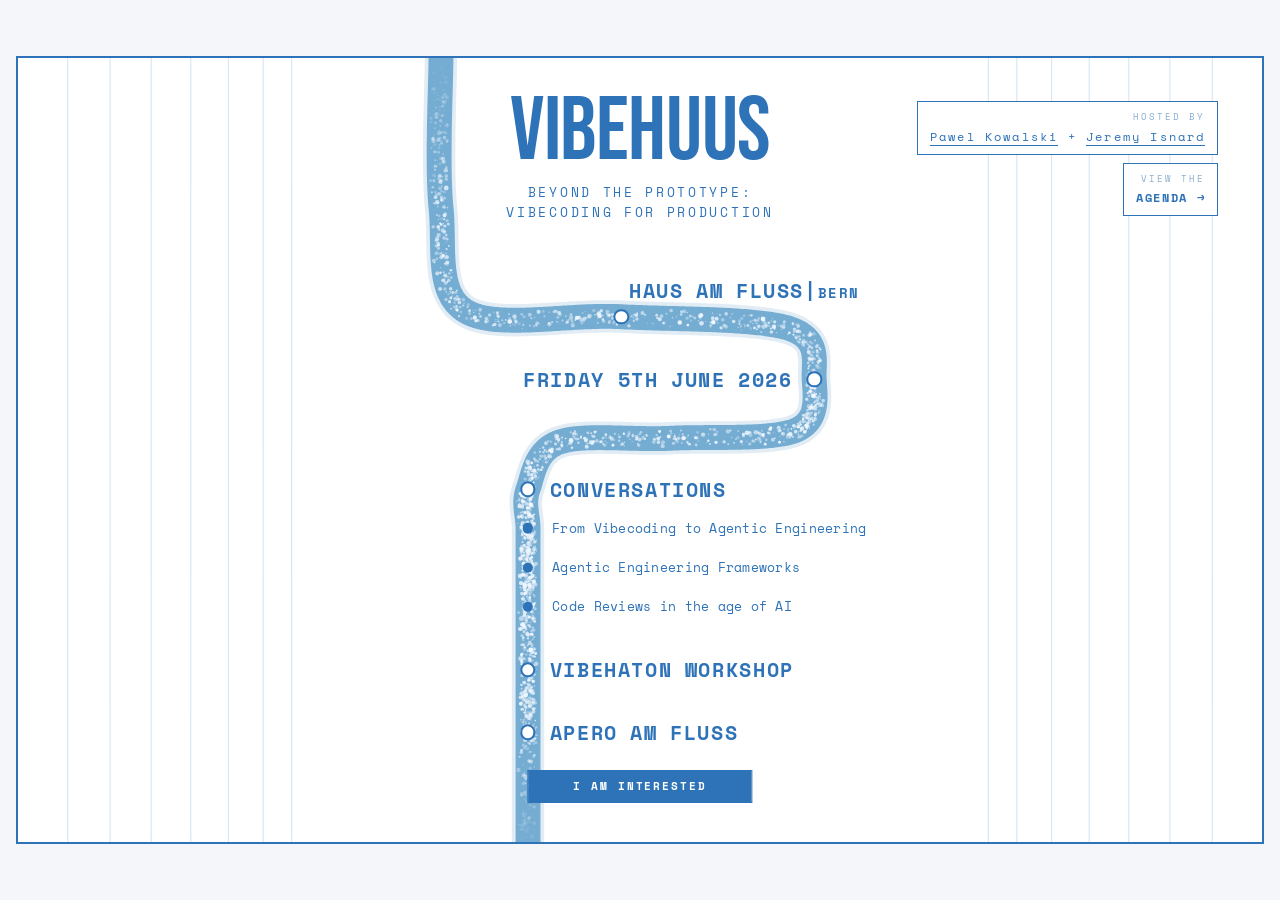
<file: index.html>
<!doctype html>
<html lang="en">
  <head>
    <meta charset="UTF-8" />
    <meta name="viewport" content="width=device-width, initial-scale=1.0" />
    <title>Vibehuus — a day dedicated to vibecode mastering</title>
    <link rel="icon" type="image/svg+xml" href="favicon.svg" />
    <link rel="stylesheet" href="styles.css?v=41" />
  </head>
  <body>
    <div class="poster">
      <canvas id="scene"></canvas>

      <div class="title-block">
        <div class="title">Vibehuus</div>
        <div class="subtitle">
          Beyond the prototype: <br />vibecoding for production
        </div>
      </div>

      <!-- Marker positions are driven by RIVER_POINTS in scene.js.
           Edit values there; markers reposition themselves on reload. -->

      <!-- Guide handles (non-marker river control points) -->
      <div class="marker guide" data-id="entry">
        <div class="dot"></div>
        <div class="guide-tag">entry</div>
      </div>
      <div class="marker guide" data-id="topguide">
        <div class="dot"></div>
        <div class="guide-tag">guide</div>
      </div>
      <div class="marker guide" data-id="guide2">
        <div class="dot"></div>
        <div class="guide-tag">guide</div>
      </div>

      <!-- Haus am Fluss — venue -->
      <div class="marker" data-id="haus">
        <div class="dot"></div>
        <div class="label right strong">
          Haus am Fluss|<span class="city">Bern</span>
        </div>
      </div>
      <div class="marker guide" data-id="guide3">
        <div class="dot"></div>
        <div class="guide-tag">guide</div>
      </div>

      <!-- Date + time -->
      <div class="marker" data-id="date">
        <div class="dot"></div>
        <div class="label left strong">Friday 5th June 2026</div>
        <!--div class="label right strong">9h–16h</div-->
      </div>

      <!-- Between Date+Time and Enterprise — extra guides -->
      <div class="marker guide" data-id="between">
        <div class="dot"></div>
        <div class="guide-tag">between</div>
      </div>
      <div class="marker guide" data-id="between2">
        <div class="dot"></div>
        <div class="guide-tag">between</div>
      </div>
      <div class="marker guide" data-id="between3">
        <div class="dot"></div>
        <div class="guide-tag">between</div>
      </div>

      <!-- Agenda -->
      <div class="marker" data-id="talks">
        <div class="dot"></div>
        <div class="label right strong">Conversations</div>
      </div>

      <div class="marker talk" data-id="art">
        <div class="dot"></div>
        <div class="label right">From Vibecoding to Agentic Engineering</div>
      </div>

      <div class="marker talk" data-id="enterprise">
        <div class="dot"></div>
        <div class="label right">Agentic Engineering Frameworks</div>
      </div>

      <div class="marker talk" data-id="vibecode">
        <div class="dot"></div>
        <div class="label right"> Code Reviews in the age of AI</div>
      </div>

      <div class="marker" data-id="vibehaton">
        <div class="dot"></div>
        <div class="label right strong">Vibehaton workshop</div>
      </div>

      <div class="marker" data-id="apero">
        <div class="dot"></div>
        <div class="label right strong">Apero am Fluss</div>
      </div>

      <!-- Exit handle -->
      <div class="marker guide" data-id="exit">
        <div class="dot"></div>
        <div class="guide-tag">exit</div>
      </div>

      <!-- Sign-up -->
      <form
        class="signup"
        data-state="collapsed"
        novalidate
        action="https://formspree.io/f/xojrqbbg"
        method="POST"
      >
        <div class="signup-fields" inert>
          <input
            type="text"
            name="name"
            placeholder="your name"
            aria-label="your name"
            autocomplete="name"
          />
          <input
            type="email"
            name="email"
            placeholder="your email address"
            aria-label="your email address"
            autocomplete="email"
          />
          <input
            class="signup-honeypot"
            type="text"
            name="_gotcha"
            tabindex="-1"
            autocomplete="off"
            aria-hidden="true"
          />
          <input
            class="signup-honeypot"
            type="text"
            name="company"
            tabindex="-1"
            autocomplete="off"
            aria-hidden="true"
          />
        </div>
        <button type="submit">
          <span class="signup-label" data-for="collapsed">I am interested</span>
          <span class="signup-label" data-for="expanded">Submit</span>
          <span class="signup-label" data-for="submitted">
            Thanks!
            <span class="signup-sublabel">we'll be in touch shortly</span>
          </span>
        </button>
      </form>

      <!-- Organisers signature + agenda link — upper-right cartouche -->
      <div class="cartouche">
        <div class="signature">
          <div class="signature-label">hosted by</div>
          <a href="https://www.linkedin.com/in/paweloque/" target="_blank">Pawel Kowalski</a
          >&nbsp;+&nbsp;<a href="https://www.linkedin.com/in/isnardjeremy/" target="_blank"
            >Jeremy Isnard</a
          >
        </div>
        <a class="agenda-card" href="20260605/agenda/">
          <span class="agenda-card-label">view the</span>
          <span class="agenda-card-title">Agenda&nbsp;&rarr;</span>
        </a>
      </div>
    </div>

    <script src="scene.js?v=16"></script>
    <script>
      // Nudge mobile browsers to collapse the URL bar on first touch.
      // iOS Safari only retracts it on user-initiated scroll, so we
      // piggyback on a touchstart so the scrollTo counts as a gesture.
      if ("ontouchstart" in window) {
        addEventListener(
          "touchstart",
          () => {
            if (window.scrollY === 0) window.scrollTo(0, 1);
          },
          { passive: true, once: true },
        );
      }
    </script>
    <script>
      (() => {
        const form = document.querySelector(".signup");
        if (!form) return;
        const fields = form.querySelector(".signup-fields");
        const nameInput = form.querySelector('input[name="name"]');
        const emailInput = form.querySelector('input[name="email"]');
        const honeypots = form.querySelectorAll(".signup-honeypot");

        const EMAIL_RE = /^[^\s@]+@[^\s@]+\.[^\s@]{2,}$/;
        const checkValid = () => {
          const nameOk = nameInput.value.trim().length > 0;
          const emailOk = EMAIL_RE.test(emailInput.value.trim());
          form.dataset.valid = nameOk && emailOk ? "true" : "false";
        };
        nameInput.addEventListener("input", checkValid);
        emailInput.addEventListener("input", checkValid);
        checkValid();

        const SUBMITTED_KEY = "vibehuus.signup.submitted";
        const markSubmitted = () => {
          form.dataset.state = "submitted";
          fields.inert = true;
          form.reset();
          checkValid();
        };
        try {
          if (localStorage.getItem(SUBMITTED_KEY)) markSubmitted();
        } catch {}

        const collapse = () => {
          if (form.dataset.state !== "expanded") return;
          if (form.contains(document.activeElement))
            document.activeElement.blur();
          form.dataset.state = "collapsed";
          fields.inert = true;
        };

        document.addEventListener("pointerdown", (e) => {
          if (form.dataset.state !== "expanded") return;
          if (!form.contains(e.target)) collapse();
        });
        document.addEventListener("keydown", (e) => {
          if (e.key === "Escape") collapse();
        });

        form.addEventListener("submit", async (e) => {
          e.preventDefault();
          if (form.dataset.state === "collapsed") {
            form.dataset.state = "expanded";
            fields.inert = false;
            setTimeout(() => nameInput.focus(), 60);
            return;
          }
          if (form.dataset.state === "submitted") return;
          if (form.dataset.valid !== "true") return;
          if ([...honeypots].some((h) => h.value)) return;

          try {
            const res = await fetch(form.action, {
              method: "POST",
              body: new FormData(form),
              headers: { Accept: "application/json" },
            });
            if (!res.ok) throw new Error("submit failed");
            try {
              localStorage.setItem(SUBMITTED_KEY, new Date().toISOString());
            } catch {}
            markSubmitted();
          } catch {
            form.dataset.valid = "false";
          }
        });
      })();
    </script>
  </body>
</html>
</file>
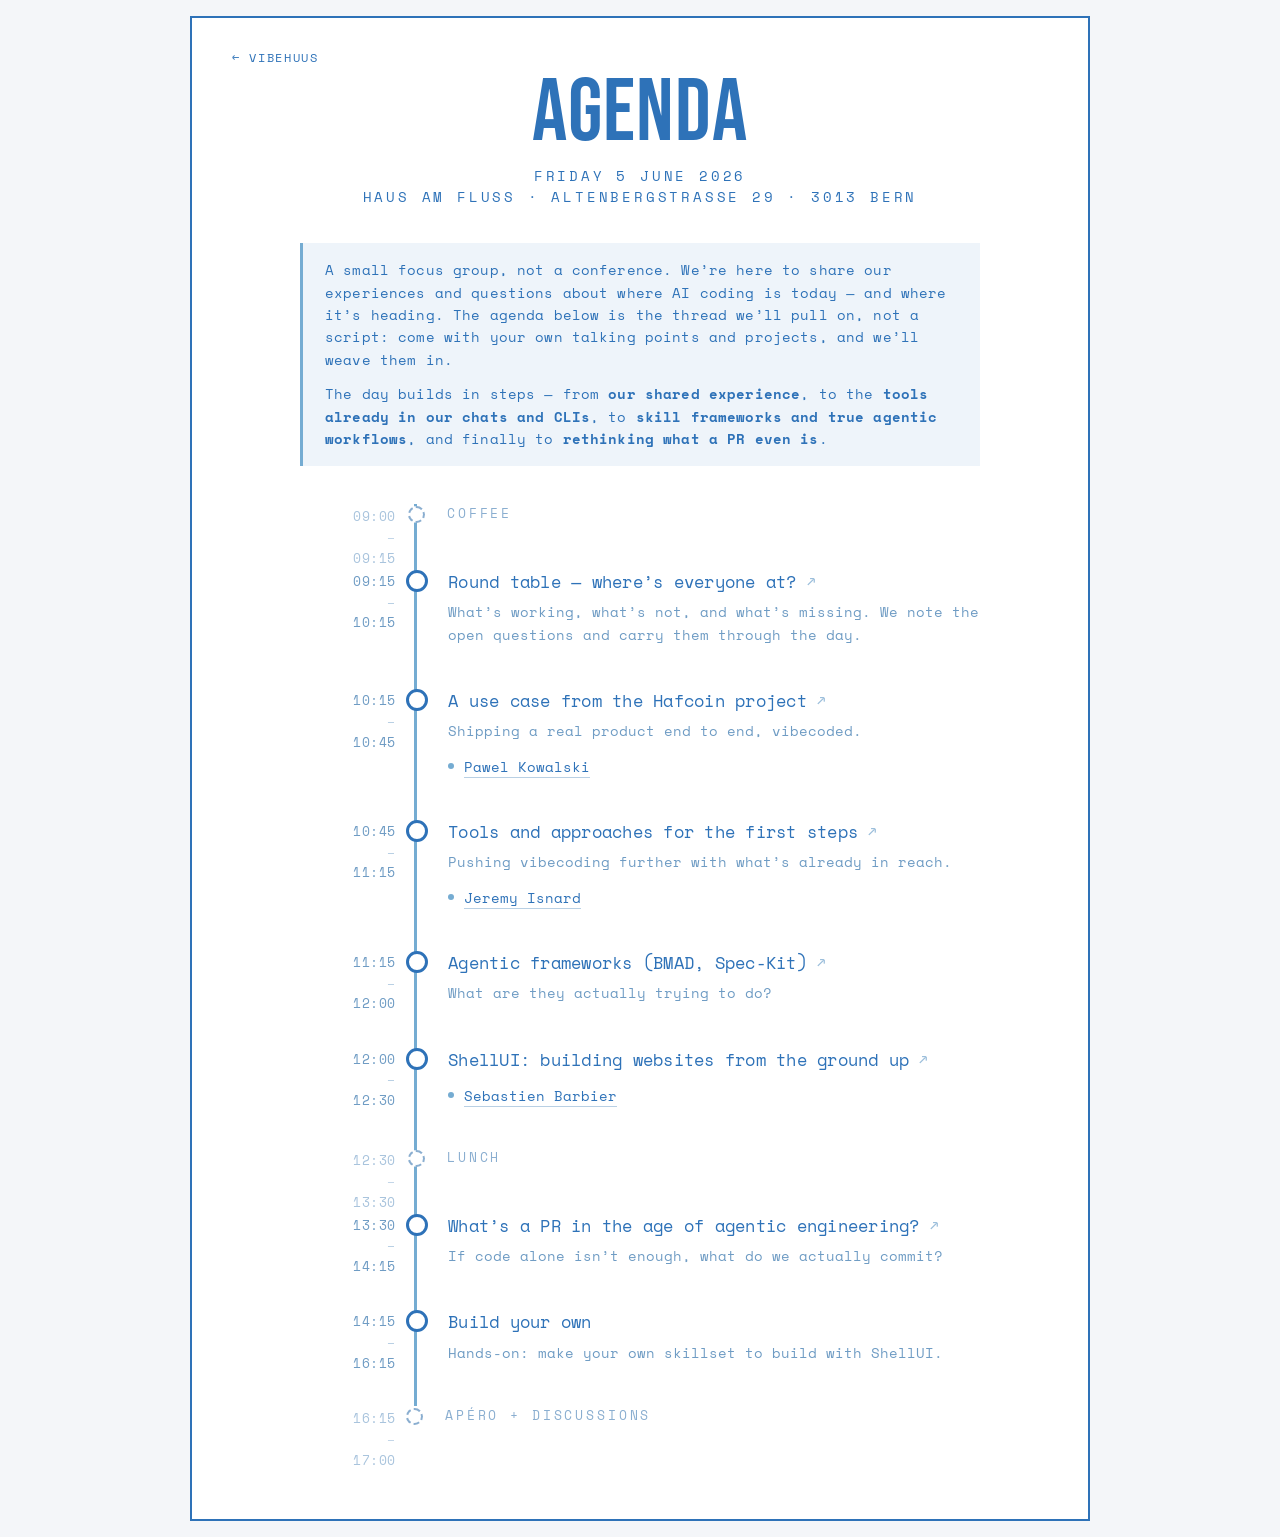
<file: 20260605/agenda/index.html>
<!doctype html>
<html lang="en">
  <head>
    <meta charset="UTF-8" />
    <meta name="viewport" content="width=device-width, initial-scale=1.0" />
    <meta http-equiv="X-UA-Compatible" content="IE=edge" />
    <meta name="color-scheme" content="light only" />
    <meta name="supported-color-schemes" content="light" />
    <title>Vibehuus — Agenda · 5 June 2026</title>
    <link rel="icon" type="image/svg+xml" href="../../favicon.svg" />
    <link rel="preconnect" href="https://fonts.googleapis.com" />
    <link rel="preconnect" href="https://fonts.gstatic.com" crossorigin />
    <link
      href="https://fonts.googleapis.com/css2?family=Bebas+Neue&family=Space+Mono:wght@400;700&display=swap"
      rel="stylesheet"
    />
    <!--
      This page is the SOURCE for the agenda email (fetched + inlined by
      send-agenda.js). It is built email-bulletproof: table layout, inline
      styles, real elements (no CSS grid, no ::before, no external CSS).

      The river spine is a `border-left` on every content cell — a border
      always spans the full cell height, and contiguous rows make one
      unbroken line no matter how tall a row's content is (no fragile
      height:100% tricks). Each dot straddles that border via a negative
      margin; clients that ignore negative margins (e.g. Outlook desktop)
      still get the continuous line, just with the dot a hair inboard.

      The <style> block below is progressive enhancement ONLY — web font,
      link hover, and the mobile breakpoint. Strip it and the inline styles
      still render the full design.
    -->
    <style>
      body {
        margin: 0;
        padding: 0;
        background: #f4f6f9;
      }
      img {
        border: 0;
        outline: none;
        text-decoration: none;
      }
      a:hover {
        opacity: 0.75;
      }
      @media only screen and (max-width: 620px) {
        .poster {
          width: 100% !important;
        }
        .pad-x {
          padding-left: 18px !important;
          padding-right: 18px !important;
        }
        .title-img {
          font-size: 64px !important;
        }
      }
    </style>
  </head>
  <body style="margin: 0; padding: 0; background: #f4f6f9; color: #2e72b8">
    <table
      role="presentation"
      width="100%"
      cellpadding="0"
      cellspacing="0"
      border="0"
      style="background: #f4f6f9"
    >
      <tr>
        <td align="center" style="padding: 16px">
          <!-- POSTER -->
          <table
            role="presentation"
            class="poster"
            width="900"
            cellpadding="0"
            cellspacing="0"
            border="0"
            style="
              width: 900px;
              max-width: 900px;
              background: #ffffff;
              border: 2px solid #2e72b8;
            "
          >
            <!-- Home link -->
            <tr>
              <td
                class="pad-x"
                style="
                  padding: 26px 40px 0 40px;
                  font-family: 'Space Mono', ui-monospace, monospace;
                "
              >
                <a
                  href="../../"
                  style="
                    font-size: 12px;
                    letter-spacing: 0.14em;
                    text-transform: uppercase;
                    color: #2e72b8;
                    text-decoration: none;
                  "
                  >&larr; Vibehuus</a
                >
              </td>
            </tr>

            <!-- Title -->
            <tr>
              <td align="center" class="pad-x" style="padding: 6px 40px 0 40px">
                <div
                  class="title-img"
                  style="
                    font-family: 'Bebas Neue', Impact, sans-serif;
                    font-size: 88px;
                    line-height: 0.9;
                    letter-spacing: 0.01em;
                    color: #2e72b8;
                  "
                >
                  Agenda
                </div>
              </td>
            </tr>

            <!-- Subtitle -->
            <tr>
              <td align="center" class="pad-x" style="padding: 12px 40px 0 40px">
                <div
                  style="
                    font-family: 'Space Mono', ui-monospace, monospace;
                    font-size: 14px;
                    letter-spacing: 0.2em;
                    text-transform: uppercase;
                    color: #2e72b8;
                    line-height: 1.5;
                  "
                >
                  Friday 5 June 2026<br />Haus am Fluss &middot; Altenbergstrasse 29 &middot; 3013 Bern
                </div>
              </td>
            </tr>

            <!-- Disclaimer -->
            <tr>
              <td class="pad-x" style="padding: 36px 40px 8px 40px">
                <table
                  role="presentation"
                  align="center"
                  width="680"
                  cellpadding="0"
                  cellspacing="0"
                  border="0"
                  style="width: 680px; max-width: 100%"
                >
                  <tr>
                    <td
                      style="
                        background: #eef4fa;
                        border-left: 3px solid #75acd2;
                        padding: 16px 22px;
                        font-family: 'Space Mono', ui-monospace, monospace;
                      "
                    >
                      <div
                        style="
                          font-size: 14px;
                          line-height: 1.6;
                          letter-spacing: 0.01em;
                          color: #2e72b8;
                        "
                      >
                        A small focus group, not a conference. We&rsquo;re here
                        to share our experiences and questions about where AI
                        coding is today &mdash; and where it&rsquo;s heading. The
                        agenda below is the thread we&rsquo;ll pull on, not a
                        script: come with your own talking points and projects,
                        and we&rsquo;ll weave them in.
                      </div>
                      <div
                        style="
                          font-size: 14px;
                          line-height: 1.6;
                          letter-spacing: 0.01em;
                          color: #2e72b8;
                          margin-top: 12px;
                        "
                      >
                        The day builds in steps &mdash; from
                        <strong>our shared experience</strong>, to the
                        <strong>tools already in our chats and CLIs</strong>, to
                        <strong>skill frameworks and true agentic workflows</strong>,
                        and finally to
                        <strong>rethinking what a PR even is</strong>.
                      </div>
                    </td>
                  </tr>
                </table>
              </td>
            </tr>

            <!-- ── TIMELINE ── -->
            <tr>
              <td class="pad-x" style="padding: 30px 40px 48px 40px">
                <table
                  role="presentation"
                  align="center"
                  width="680"
                  cellpadding="0"
                  cellspacing="0"
                  border="0"
                  style="
                    width: 680px;
                    max-width: 100%;
                    font-family: 'Space Mono', ui-monospace, monospace;
                  "
                >
                  <!-- 09:00–09:15 Coffee (break) -->
                  <tr>
                    <td width="96" valign="top" align="right" style="width: 96px; padding: 2px 18px 0 0">
                      <div style="font-size: 13px; font-weight: 400; letter-spacing: 0.04em; line-height: 1.6; color: #a9c4dd">09:00<br /><span style="color: #c3d6e8">&ndash;</span><br />09:15</div>
                    </td>
                    <td valign="top" style="border-left: 3px solid #75acd2; padding: 0 0 42px 0">
                      <table role="presentation" width="100%" cellpadding="0" cellspacing="0" border="0">
                        <tr>
                          <td width="1" valign="top" style="width: 1px; padding: 0; font-size: 0; line-height: 0">
                            <div style="width: 13px; height: 13px; background: #ffffff; border: 2px dashed #8aaed0; border-radius: 50%; margin: 2px 0 0 -9px; font-size: 0; line-height: 0">&nbsp;</div>
                          </td>
                          <td valign="top" style="padding: 0 0 0 22px">
                            <div style="font-size: 13px; font-weight: 400; text-transform: uppercase; letter-spacing: 0.22em; line-height: 1.5; color: #8aaed0">Coffee</div>
                          </td>
                        </tr>
                      </table>
                    </td>
                  </tr>

                  <!-- 09:15–10:15 Round table -->
                  <tr>
                    <td width="96" valign="top" align="right" style="width: 96px; padding: 2px 18px 0 0">
                      <div style="font-size: 13px; font-weight: 400; letter-spacing: 0.04em; line-height: 1.6; color: #6f9cc4">09:15<br /><span style="color: #b9d0e4">&ndash;</span><br />10:15</div>
                    </td>
                    <td valign="top" style="border-left: 3px solid #75acd2; padding: 0 0 42px 0">
                      <table role="presentation" width="100%" cellpadding="0" cellspacing="0" border="0">
                        <tr>
                          <td width="1" valign="top" style="width: 1px; padding: 0; font-size: 0; line-height: 0">
                            <div style="width: 16px; height: 16px; background: #ffffff; border: 3px solid #2e72b8; border-radius: 50%; margin: 1px 0 0 -11px; font-size: 0; line-height: 0">&nbsp;</div>
                          </td>
                          <td valign="top" style="padding: 0 0 0 20px">
                            <a href="../../presentations/sharing-experiences-onepage.html" style="text-decoration: none; color: inherit; display: block">
                              <div style="font-size: 17px; font-weight: 400; letter-spacing: 0.015em; line-height: 1.5; color: #2e72b8">Round table &mdash; where&rsquo;s everyone at?<span style="margin-left: 9px; font-size: 17px; color: #9bbedb; white-space: nowrap">&#8599;</span></div>
                              <div style="font-size: 14px; font-weight: 400; line-height: 1.6; color: #6f9cc4; margin-top: 7px">What&rsquo;s working, what&rsquo;s not, and what&rsquo;s missing. We note the open questions and carry them through the day.</div>
                            </a>
                          </td>
                        </tr>
                      </table>
                    </td>
                  </tr>

                  <!-- 10:15–10:45 A use case from the Hafcoin project (Pawel) -->
                  <tr>
                    <td width="96" valign="top" align="right" style="width: 96px; padding: 2px 18px 0 0">
                      <div style="font-size: 13px; font-weight: 400; letter-spacing: 0.04em; line-height: 1.6; color: #6f9cc4">10:15<br /><span style="color: #b9d0e4">&ndash;</span><br />10:45</div>
                    </td>
                    <td valign="top" style="border-left: 3px solid #75acd2; padding: 0 0 42px 0">
                      <table role="presentation" width="100%" cellpadding="0" cellspacing="0" border="0">
                        <tr>
                          <td width="1" valign="top" style="width: 1px; padding: 0; font-size: 0; line-height: 0">
                            <div style="width: 16px; height: 16px; background: #ffffff; border: 3px solid #2e72b8; border-radius: 50%; margin: 1px 0 0 -11px; font-size: 0; line-height: 0">&nbsp;</div>
                          </td>
                          <td valign="top" style="padding: 0 0 0 20px">
                            <a href="https://coin.haus-am-fluss.be/training" target="_blank" style="text-decoration: none; color: inherit; display: block">
                              <div style="font-size: 17px; font-weight: 400; letter-spacing: 0.015em; line-height: 1.5; color: #2e72b8">A use case from the Hafcoin project<span style="margin-left: 9px; font-size: 17px; color: #9bbedb; white-space: nowrap">&#8599;</span></div>
                              <div style="font-size: 14px; font-weight: 400; line-height: 1.6; color: #6f9cc4; margin-top: 7px">Shipping a real product end to end, vibecoded.</div>
                            </a>
                            <!-- speaker -->
                            <table role="presentation" cellpadding="0" cellspacing="0" border="0" style="margin-top: 13px">
                              <tr>
                                <td width="16" valign="top" style="width: 16px; padding: 0">
                                  <div style="width: 6px; height: 6px; background: #75acd2; border-radius: 50%; margin-top: 7px; font-size: 0; line-height: 0">&nbsp;</div>
                                </td>
                                <td valign="top" style="padding: 0">
                                  <div style="font-size: 14px; font-weight: 400; line-height: 1.5; color: #2e72b8"><a href="https://www.linkedin.com/in/paweloque/" target="_blank" style="color: #2e72b8; text-decoration: none; border-bottom: 1px solid #b9d0e4">Pawel Kowalski</a></div>
                                </td>
                              </tr>
                            </table>
                          </td>
                        </tr>
                      </table>
                    </td>
                  </tr>

                  <!-- 10:45–11:15 Tools and approaches for the first steps (Jeremy) -->
                  <tr>
                    <td width="96" valign="top" align="right" style="width: 96px; padding: 2px 18px 0 0">
                      <div style="font-size: 13px; font-weight: 400; letter-spacing: 0.04em; line-height: 1.6; color: #6f9cc4">10:45<br /><span style="color: #b9d0e4">&ndash;</span><br />11:15</div>
                    </td>
                    <td valign="top" style="border-left: 3px solid #75acd2; padding: 0 0 42px 0">
                      <table role="presentation" width="100%" cellpadding="0" cellspacing="0" border="0">
                        <tr>
                          <td width="1" valign="top" style="width: 1px; padding: 0; font-size: 0; line-height: 0">
                            <div style="width: 16px; height: 16px; background: #ffffff; border: 3px solid #2e72b8; border-radius: 50%; margin: 1px 0 0 -11px; font-size: 0; line-height: 0">&nbsp;</div>
                          </td>
                          <td valign="top" style="padding: 0 0 0 20px">
                            <a href="../../presentations/agentic-engineering.html" style="text-decoration: none; color: inherit; display: block">
                              <div style="font-size: 17px; font-weight: 400; letter-spacing: 0.015em; line-height: 1.5; color: #2e72b8">Tools and approaches for the first steps<span style="margin-left: 9px; font-size: 17px; color: #9bbedb; white-space: nowrap">&#8599;</span></div>
                              <div style="font-size: 14px; font-weight: 400; line-height: 1.6; color: #6f9cc4; margin-top: 7px">Pushing vibecoding further with what&rsquo;s already in reach.</div>
                            </a>
                            <!-- speaker -->
                            <table role="presentation" cellpadding="0" cellspacing="0" border="0" style="margin-top: 13px">
                              <tr>
                                <td width="16" valign="top" style="width: 16px; padding: 0">
                                  <div style="width: 6px; height: 6px; background: #75acd2; border-radius: 50%; margin-top: 7px; font-size: 0; line-height: 0">&nbsp;</div>
                                </td>
                                <td valign="top" style="padding: 0">
                                  <div style="font-size: 14px; font-weight: 400; line-height: 1.5; color: #2e72b8"><a href="https://www.linkedin.com/in/isnardjeremy/" target="_blank" style="color: #2e72b8; text-decoration: none; border-bottom: 1px solid #b9d0e4">Jeremy Isnard</a></div>
                                </td>
                              </tr>
                            </table>
                          </td>
                        </tr>
                      </table>
                    </td>
                  </tr>

                  <!-- 11:15–12:00 Agentic frameworks -->
                  <tr>
                    <td width="96" valign="top" align="right" style="width: 96px; padding: 2px 18px 0 0">
                      <div style="font-size: 13px; font-weight: 400; letter-spacing: 0.04em; line-height: 1.6; color: #6f9cc4">11:15<br /><span style="color: #b9d0e4">&ndash;</span><br />12:00</div>
                    </td>
                    <td valign="top" style="border-left: 3px solid #75acd2; padding: 0 0 42px 0">
                      <table role="presentation" width="100%" cellpadding="0" cellspacing="0" border="0">
                        <tr>
                          <td width="1" valign="top" style="width: 1px; padding: 0; font-size: 0; line-height: 0">
                            <div style="width: 16px; height: 16px; background: #ffffff; border: 3px solid #2e72b8; border-radius: 50%; margin: 1px 0 0 -11px; font-size: 0; line-height: 0">&nbsp;</div>
                          </td>
                          <td valign="top" style="padding: 0 0 0 20px">
                            <a href="../../presentations/spec-driven-development.html" style="text-decoration: none; color: inherit; display: block">
                              <div style="font-size: 17px; font-weight: 400; letter-spacing: 0.015em; line-height: 1.5; color: #2e72b8">Agentic frameworks (BMAD, Spec-Kit)<span style="margin-left: 9px; font-size: 17px; color: #9bbedb; white-space: nowrap">&#8599;</span></div>
                              <div style="font-size: 14px; font-weight: 400; line-height: 1.6; color: #6f9cc4; margin-top: 7px">What are they actually trying to do?</div>
                            </a>
                          </td>
                        </tr>
                      </table>
                    </td>
                  </tr>

                  <!-- 12:00–12:30 ShellUI -->
                  <tr>
                    <td width="96" valign="top" align="right" style="width: 96px; padding: 2px 18px 0 0">
                      <div style="font-size: 13px; font-weight: 400; letter-spacing: 0.04em; line-height: 1.6; color: #6f9cc4">12:00<br /><span style="color: #b9d0e4">&ndash;</span><br />12:30</div>
                    </td>
                    <td valign="top" style="border-left: 3px solid #75acd2; padding: 0 0 42px 0">
                      <table role="presentation" width="100%" cellpadding="0" cellspacing="0" border="0">
                        <tr>
                          <td width="1" valign="top" style="width: 1px; padding: 0; font-size: 0; line-height: 0">
                            <div style="width: 16px; height: 16px; background: #ffffff; border: 3px solid #2e72b8; border-radius: 50%; margin: 1px 0 0 -11px; font-size: 0; line-height: 0">&nbsp;</div>
                          </td>
                          <td valign="top" style="padding: 0 0 0 20px">
                            <a href="https://slides.sebastienbarbier.com/260605-vibehuus-shellui/" target="_blank" style="text-decoration: none; color: inherit; display: block">
                              <div style="font-size: 17px; font-weight: 400; letter-spacing: 0.015em; line-height: 1.5; color: #2e72b8">ShellUI: building websites from the ground up<span style="margin-left: 9px; font-size: 17px; color: #9bbedb; white-space: nowrap">&#8599;</span></div>
                            </a>
                            <!-- speaker -->
                            <table role="presentation" cellpadding="0" cellspacing="0" border="0" style="margin-top: 13px">
                              <tr>
                                <td width="16" valign="top" style="width: 16px; padding: 0">
                                  <div style="width: 6px; height: 6px; background: #75acd2; border-radius: 50%; margin-top: 7px; font-size: 0; line-height: 0">&nbsp;</div>
                                </td>
                                <td valign="top" style="padding: 0">
                                  <div style="font-size: 14px; font-weight: 400; line-height: 1.5; color: #2e72b8"><a href="https://www.linkedin.com/in/sebbarbier/" target="_blank" style="color: #2e72b8; text-decoration: none; border-bottom: 1px solid #b9d0e4">Sebastien Barbier</a></div>
                                </td>
                              </tr>
                            </table>
                          </td>
                        </tr>
                      </table>
                    </td>
                  </tr>

                  <!-- 12:30–13:30 Lunch (break) -->
                  <tr>
                    <td width="96" valign="top" align="right" style="width: 96px; padding: 2px 18px 0 0">
                      <div style="font-size: 13px; font-weight: 400; letter-spacing: 0.04em; line-height: 1.6; color: #a9c4dd">12:30<br /><span style="color: #c3d6e8">&ndash;</span><br />13:30</div>
                    </td>
                    <td valign="top" style="border-left: 3px solid #75acd2; padding: 0 0 42px 0">
                      <table role="presentation" width="100%" cellpadding="0" cellspacing="0" border="0">
                        <tr>
                          <td width="1" valign="top" style="width: 1px; padding: 0; font-size: 0; line-height: 0">
                            <div style="width: 13px; height: 13px; background: #ffffff; border: 2px dashed #8aaed0; border-radius: 50%; margin: 2px 0 0 -9px; font-size: 0; line-height: 0">&nbsp;</div>
                          </td>
                          <td valign="top" style="padding: 0 0 0 22px">
                            <div style="font-size: 13px; font-weight: 400; text-transform: uppercase; letter-spacing: 0.22em; line-height: 1.5; color: #8aaed0">Lunch</div>
                          </td>
                        </tr>
                      </table>
                    </td>
                  </tr>

                  <!-- 13:30–14:15 What's a PR -->
                  <tr>
                    <td width="96" valign="top" align="right" style="width: 96px; padding: 2px 18px 0 0">
                      <div style="font-size: 13px; font-weight: 400; letter-spacing: 0.04em; line-height: 1.6; color: #6f9cc4">13:30<br /><span style="color: #b9d0e4">&ndash;</span><br />14:15</div>
                    </td>
                    <td valign="top" style="border-left: 3px solid #75acd2; padding: 0 0 42px 0">
                      <table role="presentation" width="100%" cellpadding="0" cellspacing="0" border="0">
                        <tr>
                          <td width="1" valign="top" style="width: 1px; padding: 0; font-size: 0; line-height: 0">
                            <div style="width: 16px; height: 16px; background: #ffffff; border: 3px solid #2e72b8; border-radius: 50%; margin: 1px 0 0 -11px; font-size: 0; line-height: 0">&nbsp;</div>
                          </td>
                          <td valign="top" style="padding: 0 0 0 20px">
                            <a href="../../presentations/whats-a-pr.html" style="text-decoration: none; color: inherit; display: block">
                              <div style="font-size: 17px; font-weight: 400; letter-spacing: 0.015em; line-height: 1.5; color: #2e72b8">What&rsquo;s a PR in the age of agentic engineering?<span style="margin-left: 9px; font-size: 17px; color: #9bbedb; white-space: nowrap">&#8599;</span></div>
                              <div style="font-size: 14px; font-weight: 400; line-height: 1.6; color: #6f9cc4; margin-top: 7px">If code alone isn&rsquo;t enough, what do we actually commit?</div>
                            </a>
                          </td>
                        </tr>
                      </table>
                    </td>
                  </tr>

                  <!-- 14:15–16:15 Build your own -->
                  <tr>
                    <td width="96" valign="top" align="right" style="width: 96px; padding: 2px 18px 0 0">
                      <div style="font-size: 13px; font-weight: 400; letter-spacing: 0.04em; line-height: 1.6; color: #6f9cc4">14:15<br /><span style="color: #b9d0e4">&ndash;</span><br />16:15</div>
                    </td>
                    <td valign="top" style="border-left: 3px solid #75acd2; padding: 0 0 42px 0">
                      <table role="presentation" width="100%" cellpadding="0" cellspacing="0" border="0">
                        <tr>
                          <td width="1" valign="top" style="width: 1px; padding: 0; font-size: 0; line-height: 0">
                            <div style="width: 16px; height: 16px; background: #ffffff; border: 3px solid #2e72b8; border-radius: 50%; margin: 1px 0 0 -11px; font-size: 0; line-height: 0">&nbsp;</div>
                          </td>
                          <td valign="top" style="padding: 0 0 0 20px">
                            <div style="font-size: 17px; font-weight: 400; letter-spacing: 0.015em; line-height: 1.5; color: #2e72b8">Build your own</div>
                            <div style="font-size: 14px; font-weight: 400; line-height: 1.6; color: #6f9cc4; margin-top: 7px">Hands-on: make your own skillset to build with ShellUI.</div>
                          </td>
                        </tr>
                      </table>
                    </td>
                  </tr>

                  <!-- 16:15–17:00 Apéro (break, last — line stops at the dot) -->
                  <tr>
                    <td width="96" valign="top" align="right" style="width: 96px; padding: 2px 18px 0 0">
                      <div style="font-size: 13px; font-weight: 400; letter-spacing: 0.04em; line-height: 1.6; color: #a9c4dd">16:15<br /><span style="color: #c3d6e8">&ndash;</span><br />17:00</div>
                    </td>
                    <td valign="top" style="padding: 0">
                      <table role="presentation" width="100%" cellpadding="0" cellspacing="0" border="0">
                        <tr>
                          <td width="1" valign="top" style="width: 1px; padding: 0; font-size: 0; line-height: 0">
                            <div style="width: 13px; height: 13px; background: #ffffff; border: 2px dashed #8aaed0; border-radius: 50%; margin: 2px 0 0 -8px; font-size: 0; line-height: 0">&nbsp;</div>
                          </td>
                          <td valign="top" style="padding: 0 0 0 22px">
                            <div style="font-size: 13px; font-weight: 400; text-transform: uppercase; letter-spacing: 0.22em; line-height: 1.5; color: #8aaed0">Apéro + discussions</div>
                          </td>
                        </tr>
                      </table>
                    </td>
                  </tr>
                </table>
              </td>
            </tr>
          </table>
        </td>
      </tr>
    </table>
  </body>
</html>
</file>
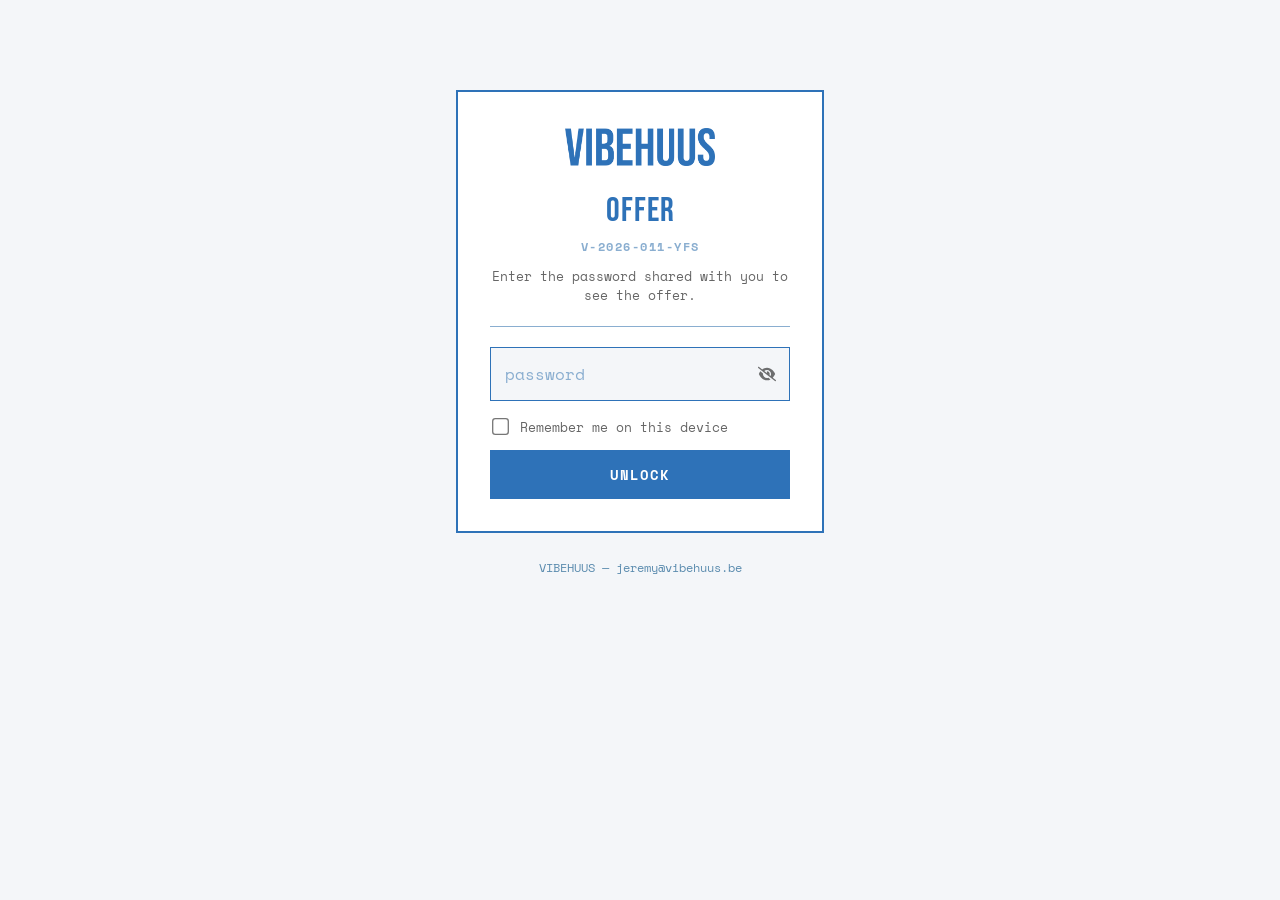
<file: offers/2026-011-yfs/index.html>
<!DOCTYPE html>
<html class="staticrypt-html">
    <head>
        <meta charset="utf-8" />
        <title>Offer</title>
        <meta name="viewport" content="width=device-width, initial-scale=1" />

        <!-- do not cache this page -->
        <meta http-equiv="cache-control" content="max-age=0" />
        <meta http-equiv="cache-control" content="no-cache" />
        <meta http-equiv="expires" content="0" />
        <meta http-equiv="expires" content="Tue, 01 Jan 1980 1:00:00 GMT" />
        <meta http-equiv="pragma" content="no-cache" />

        <link rel="preconnect" href="https://fonts.googleapis.com" />
        <link rel="preconnect" href="https://fonts.gstatic.com" crossorigin />
        <link href="https://fonts.googleapis.com/css2?family=Bebas+Neue&family=Space+Mono:wght@400;700&display=swap" rel="stylesheet" />

        <style>
            :root {
                --blue: #2e72b8;
                --blue-deep: #1f5a99;
                --blue-dim: #8aaed0;
                --blue-logo: #5a8bae;
                --bg-soft: #f4f6f9;
                --bg-logo: #f9f4f3;
                --ink: #222222;
                --muted: #666666;
            }

            .staticrypt-html {
                height: 100%;
            }

            .staticrypt-body {
                height: 100%;
                margin: 0;
            }

            .staticrypt-content {
                min-height: 100%;
                margin-bottom: 1em;
                background: var(--bg-soft);
                font-family: "Space Mono", ui-monospace, monospace;
                color: var(--ink);
                -webkit-font-smoothing: antialiased;
                -moz-osx-font-smoothing: grayscale;
                box-sizing: border-box;
            }

            .staticrypt-page {
                max-width: 400px;
                padding: 10vh 16px 0;
                margin: auto;
                box-sizing: border-box;
            }

            .staticrypt-form {
                position: relative;
                z-index: 1;
                background: #ffffff;
                border: 2px solid var(--blue);
                margin: 0 auto 60px;
                padding: 36px 32px 32px;
                text-align: center;
            }

            .vibehuus-logo {
                display: inline-block;
                margin-bottom: 22px;
            }

            .vibehuus-logo img {
                width: 150px;
                max-width: 100%;
                height: auto;
                display: block;
            }

            .staticrypt-title {
                font-family: "Bebas Neue", Impact, sans-serif;
                font-weight: 400;
                color: var(--blue);
                font-size: 34px;
                line-height: 1;
                letter-spacing: 1px;
                margin: 0 0 10px;
            }

            .vibehuus-subtitle {
                font-size: 12px;
                font-weight: 700;
                letter-spacing: 1.5px;
                color: var(--blue-dim);
                text-transform: uppercase;
                margin: 0 0 12px;
            }

            .staticrypt-instructions p:last-child {
                font-size: 13px;
                color: var(--muted);
                margin: 0 0 4px;
                line-height: 1.5;
            }

            .staticrypt-hr {
                margin: 20px 0;
                border: 0;
                border-top: 1.5px solid var(--blue-dim);
            }

            .staticrypt-form input[type="password"],
            input[type="text"] {
                background: inherit;
                border: 0;
                box-sizing: border-box;
                font-family: "Space Mono", monospace;
                font-size: 14px;
                color: var(--ink);
                outline: 0;
                padding: 14px 44px 14px 14px;
                width: 100%;
            }

            .staticrypt-form input::placeholder {
                color: var(--blue-dim);
            }

            .staticrypt-password-container {
                position: relative;
                outline: 0;
                background: var(--bg-soft);
                border: 1.5px dashed var(--blue-dim);
                width: 100%;
                margin: 0 0 16px;
                box-sizing: border-box;
            }

            .staticrypt-password-container:focus-within {
                border: 1.5px solid var(--blue);
            }

            .staticrypt-toggle-password-visibility {
                cursor: pointer;
                height: 18px;
                opacity: 55%;
                padding: 13px;
                position: absolute;
                right: 0;
                top: 50%;
                transform: translateY(-50%);
                width: 18px;
            }

            .staticrypt-form .staticrypt-decrypt-button {
                font-family: "Space Mono", monospace;
                font-weight: 700;
                letter-spacing: 1px;
                text-transform: uppercase;
                outline: 0;
                background: var(--blue);
                width: 100%;
                border: 0;
                padding: 14px;
                color: #ffffff;
                font-size: 14px;
                cursor: pointer;
            }

            .staticrypt-form .staticrypt-decrypt-button:hover,
            .staticrypt-form .staticrypt-decrypt-button:active,
            .staticrypt-form .staticrypt-decrypt-button:focus {
                background: var(--blue-deep);
            }

            label.staticrypt-remember {
                display: flex;
                align-items: center;
                margin-bottom: 1em;
                font-size: 13px;
                color: var(--muted);
            }

            .staticrypt-remember input[type="checkbox"] {
                transform: scale(1.3);
                margin-right: 1em;
                accent-color: var(--blue);
            }

            .vibehuus-footer {
                text-align: center;
                font-size: 12px;
                color: var(--blue-logo);
                margin-top: -34px;
                padding-bottom: 24px;
            }

            .hidden {
                display: none !important;
            }

            .staticrypt-spinner-container {
                height: 100%;
                display: flex;
                align-items: center;
                justify-content: center;
            }

            .staticrypt-spinner {
                display: inline-block;
                width: 2rem;
                height: 2rem;
                vertical-align: text-bottom;
                border: 0.25em solid var(--blue-dim);
                border-right-color: transparent;
                border-radius: 50%;
                animation: spinner-border 0.75s linear infinite;
            }

            @keyframes spinner-border {
                100% {
                    transform: rotate(360deg);
                }
            }

            @media screen and (-webkit-min-device-pixel-ratio: 0) {
                .staticrypt-form input[type="password"],
                input[type="text"] {
                    font-size: 16px;
                }
            }
        </style>
    </head>

    <body class="staticrypt-body">
        <div id="staticrypt_loading" class="staticrypt-spinner-container">
            <div class="staticrypt-spinner"></div>
        </div>

        <div id="staticrypt_content" class="staticrypt-content hidden">
            <div class="staticrypt-page">
                <div class="staticrypt-form">
                    <div class="vibehuus-logo"><img src="[data-uri]" alt="Vibehuus"></div>

                    <!-- <div class="vibehuus-logo"><svg viewBox="0 0 82 31" xmlns="http://www.w3.org/2000/svg" role="img" aria-label="Vibehuus logo"><rect fill="#f9f4f3" stroke="#356a8e" stroke-width="0.005" width="82" height="31"/><rect fill="none" stroke="#5a8bae" stroke-width="0.6" stroke-linejoin="round" x="6" y="6" width="70" height="19"/><text transform="scale(0.86664109,1.1538802)" x="17.372938" y="16.331133" font-family="sans-serif" font-size="11.2552" fill="#5a8bae" stroke="#5a8bae" stroke-width="0.0177">VIBEHUUS</text></svg></div> -->

                    <div class="staticrypt-instructions">
                        <p class="staticrypt-title">Offer</p>
                        <p class="vibehuus-subtitle">V-2026-011-yfs</p>
                        <p>Enter the password shared with you to see the offer.</p>
                    </div>

                    <hr class="staticrypt-hr" />

                    <form id="staticrypt-form" action="#" method="post">
                        <div class="staticrypt-password-container">
                            <input
                                id="staticrypt-password"
                                type="password"
                                name="password"
                                placeholder="password"
                                autofocus
                            />

                            <img
                                class="staticrypt-toggle-password-visibility"
                                alt="Show password"
                                title="Show password"
                                src="[data-uri]"
                            />
                        </div>

                        <label id="staticrypt-remember-label" class="staticrypt-remember hidden">
                            <input id="staticrypt-remember" type="checkbox" name="remember" />
                            Remember me on this device
                        </label>

                        <input type="submit" class="staticrypt-decrypt-button" value="Unlock" />
                    </form>
                </div>
                <div class="vibehuus-footer">VIBEHUUS — jeremy@vibehuus.be</div>
            </div>
        </div>

        <script>
            // these variables will be filled when generating the file - the template format is 'variable_name'
            const staticryptInitiator = ((function(){
  const exports = {};
  const cryptoEngine = ((function(){
  const exports = {};
  const { subtle } = crypto;

const IV_BITS = 16 * 8;
const HEX_BITS = 4;
const ENCRYPTION_ALGO = "AES-CBC";

/**
 * Translates between utf8 encoded hexadecimal strings
 * and Uint8Array bytes.
 */
const HexEncoder = {
    /**
     * hex string -> bytes
     * @param {string} hexString
     * @returns {Uint8Array}
     */
    parse: function (hexString) {
        if (hexString.length % 2 !== 0) throw "Invalid hexString";
        const arrayBuffer = new Uint8Array(hexString.length / 2);

        for (let i = 0; i < hexString.length; i += 2) {
            const byteValue = parseInt(hexString.substring(i, i + 2), 16);
            if (isNaN(byteValue)) {
                throw "Invalid hexString";
            }
            arrayBuffer[i / 2] = byteValue;
        }
        return arrayBuffer;
    },

    /**
     * bytes -> hex string
     * @param {Uint8Array} bytes
     * @returns {string}
     */
    stringify: function (bytes) {
        const hexBytes = [];

        for (let i = 0; i < bytes.length; ++i) {
            let byteString = bytes[i].toString(16);
            if (byteString.length < 2) {
                byteString = "0" + byteString;
            }
            hexBytes.push(byteString);
        }
        return hexBytes.join("");
    },
};

/**
 * Translates between utf8 strings and Uint8Array bytes.
 */
const UTF8Encoder = {
    parse: function (str) {
        return new TextEncoder().encode(str);
    },

    stringify: function (bytes) {
        return new TextDecoder().decode(bytes);
    },
};

/**
 * Salt and encrypt a msg with a password.
 */
async function encrypt(msg, hashedPassword) {
    // Must be 16 bytes, unpredictable, and preferably cryptographically random. However, it need not be secret.
    // https://developer.mozilla.org/en-US/docs/Web/API/SubtleCrypto/encrypt#parameters
    const iv = crypto.getRandomValues(new Uint8Array(IV_BITS / 8));

    const key = await subtle.importKey("raw", HexEncoder.parse(hashedPassword), ENCRYPTION_ALGO, false, ["encrypt"]);

    const encrypted = await subtle.encrypt(
        {
            name: ENCRYPTION_ALGO,
            iv: iv,
        },
        key,
        UTF8Encoder.parse(msg)
    );

    // iv will be 32 hex characters, we prepend it to the ciphertext for use in decryption
    return HexEncoder.stringify(iv) + HexEncoder.stringify(new Uint8Array(encrypted));
}
exports.encrypt = encrypt;

/**
 * Decrypt a salted msg using a password.
 *
 * @param {string} encryptedMsg
 * @param {string} hashedPassword
 * @returns {Promise<string>}
 */
async function decrypt(encryptedMsg, hashedPassword) {
    const ivLength = IV_BITS / HEX_BITS;
    const iv = HexEncoder.parse(encryptedMsg.substring(0, ivLength));
    const encrypted = encryptedMsg.substring(ivLength);

    const key = await subtle.importKey("raw", HexEncoder.parse(hashedPassword), ENCRYPTION_ALGO, false, ["decrypt"]);

    const outBuffer = await subtle.decrypt(
        {
            name: ENCRYPTION_ALGO,
            iv: iv,
        },
        key,
        HexEncoder.parse(encrypted)
    );

    return UTF8Encoder.stringify(new Uint8Array(outBuffer));
}
exports.decrypt = decrypt;

/**
 * Salt and hash the password so it can be stored in localStorage without opening a password reuse vulnerability.
 *
 * @param {string} password
 * @param {string} salt
 * @returns {Promise<string>}
 */
async function hashPassword(password, salt) {
    // we hash the password in multiple steps, each adding more iterations. This is because we used to allow less
    // iterations, so for backward compatibility reasons, we need to support going from that to more iterations.
    let hashedPassword = await hashLegacyRound(password, salt);

    hashedPassword = await hashSecondRound(hashedPassword, salt);

    return hashThirdRound(hashedPassword, salt);
}
exports.hashPassword = hashPassword;

/**
 * This hashes the password with 1k iterations. This is a low number, we need this function to support backwards
 * compatibility.
 *
 * @param {string} password
 * @param {string} salt
 * @returns {Promise<string>}
 */
function hashLegacyRound(password, salt) {
    return pbkdf2(password, salt, 1000, "SHA-1");
}
exports.hashLegacyRound = hashLegacyRound;

/**
 * Add a second round of iterations. This is because we used to use 1k, so for backwards compatibility with
 * remember-me/autodecrypt links, we need to support going from that to more iterations.
 *
 * @param hashedPassword
 * @param salt
 * @returns {Promise<string>}
 */
function hashSecondRound(hashedPassword, salt) {
    return pbkdf2(hashedPassword, salt, 14000, "SHA-256");
}
exports.hashSecondRound = hashSecondRound;

/**
 * Add a third round of iterations to bring total number to 600k. This is because we used to use 1k, then 15k, so for
 * backwards compatibility with remember-me/autodecrypt links, we need to support going from that to more iterations.
 *
 * @param hashedPassword
 * @param salt
 * @returns {Promise<string>}
 */
function hashThirdRound(hashedPassword, salt) {
    return pbkdf2(hashedPassword, salt, 585000, "SHA-256");
}
exports.hashThirdRound = hashThirdRound;

/**
 * Salt and hash the password so it can be stored in localStorage without opening a password reuse vulnerability.
 *
 * @param {string} password
 * @param {string} salt
 * @param {int} iterations
 * @param {string} hashAlgorithm
 * @returns {Promise<string>}
 */
async function pbkdf2(password, salt, iterations, hashAlgorithm) {
    const key = await subtle.importKey("raw", UTF8Encoder.parse(password), "PBKDF2", false, ["deriveBits"]);

    const keyBytes = await subtle.deriveBits(
        {
            name: "PBKDF2",
            hash: hashAlgorithm,
            iterations,
            salt: UTF8Encoder.parse(salt),
        },
        key,
        256
    );

    return HexEncoder.stringify(new Uint8Array(keyBytes));
}

function generateRandomSalt() {
    const bytes = crypto.getRandomValues(new Uint8Array(128 / 8));

    return HexEncoder.stringify(new Uint8Array(bytes));
}
exports.generateRandomSalt = generateRandomSalt;

async function signMessage(hashedPassword, message) {
    const key = await subtle.importKey(
        "raw",
        HexEncoder.parse(hashedPassword),
        {
            name: "HMAC",
            hash: "SHA-256",
        },
        false,
        ["sign"]
    );
    const signature = await subtle.sign("HMAC", key, UTF8Encoder.parse(message));

    return HexEncoder.stringify(new Uint8Array(signature));
}
exports.signMessage = signMessage;

function getRandomAlphanum() {
    const possibleCharacters = "abcdefghijklmnopqrstuvwxyzABCDEFGHIJKLMNOPQRSTUVWXYZ0123456789";

    let byteArray;
    let parsedInt;

    // Keep generating new random bytes until we get a value that falls
    // within a range that can be evenly divided by possibleCharacters.length
    do {
        byteArray = crypto.getRandomValues(new Uint8Array(1));
        // extract the lowest byte to get an int from 0 to 255 (probably unnecessary, since we're only generating 1 byte)
        parsedInt = byteArray[0] & 0xff;
    } while (parsedInt >= 256 - (256 % possibleCharacters.length));

    // Take the modulo of the parsed integer to get a random number between 0 and totalLength - 1
    const randomIndex = parsedInt % possibleCharacters.length;

    return possibleCharacters[randomIndex];
}

/**
 * Generate a random string of a given length.
 *
 * @param {int} length
 * @returns {string}
 */
function generateRandomString(length) {
    let randomString = "";

    for (let i = 0; i < length; i++) {
        randomString += getRandomAlphanum();
    }

    return randomString;
}
exports.generateRandomString = generateRandomString;

  return exports;
})());
const codec = ((function(){
  const exports = {};
  /**
 * Initialize the codec with the provided cryptoEngine - this return functions to encode and decode messages.
 *
 * @param cryptoEngine - the engine to use for encryption / decryption
 */
function init(cryptoEngine) {
    const exports = {};

    /**
     * Top-level function for encoding a message.
     * Includes password hashing, encryption, and signing.
     *
     * @param {string} msg
     * @param {string} password
     * @param {string} salt
     *
     * @returns {string} The encoded text
     */
    async function encode(msg, password, salt) {
        const hashedPassword = await cryptoEngine.hashPassword(password, salt);

        const encrypted = await cryptoEngine.encrypt(msg, hashedPassword);

        // we use the hashed password in the HMAC because this is effectively what will be used a password (so we can store
        // it in localStorage safely, we don't use the clear text password)
        const hmac = await cryptoEngine.signMessage(hashedPassword, encrypted);

        return hmac + encrypted;
    }
    exports.encode = encode;

    /**
     * Encode using a password that has already been hashed. This is useful to encode multiple messages in a row, that way
     * we don't need to hash the password multiple times.
     *
     * @param {string} msg
     * @param {string} hashedPassword
     *
     * @returns {string} The encoded text
     */
    async function encodeWithHashedPassword(msg, hashedPassword) {
        const encrypted = await cryptoEngine.encrypt(msg, hashedPassword);

        // we use the hashed password in the HMAC because this is effectively what will be used a password (so we can store
        // it in localStorage safely, we don't use the clear text password)
        const hmac = await cryptoEngine.signMessage(hashedPassword, encrypted);

        return hmac + encrypted;
    }
    exports.encodeWithHashedPassword = encodeWithHashedPassword;

    /**
     * Top-level function for decoding a message.
     * Includes signature check and decryption.
     *
     * @param {string} signedMsg
     * @param {string} hashedPassword
     * @param {string} salt
     * @param {int} backwardCompatibleAttempt
     * @param {string} originalPassword
     *
     * @returns {Object} {success: true, decoded: string} | {success: false, message: string}
     */
    async function decode(signedMsg, hashedPassword, salt, backwardCompatibleAttempt = 0, originalPassword = "") {
        const encryptedHMAC = signedMsg.substring(0, 64);
        const encryptedMsg = signedMsg.substring(64);
        const decryptedHMAC = await cryptoEngine.signMessage(hashedPassword, encryptedMsg);

        if (decryptedHMAC !== encryptedHMAC) {
            // we have been raising the number of iterations in the hashing algorithm multiple times, so to support the old
            // remember-me/autodecrypt links we need to try bringing the old hashes up to speed.
            originalPassword = originalPassword || hashedPassword;
            if (backwardCompatibleAttempt === 0) {
                const updatedHashedPassword = await cryptoEngine.hashThirdRound(originalPassword, salt);

                return decode(signedMsg, updatedHashedPassword, salt, backwardCompatibleAttempt + 1, originalPassword);
            }
            if (backwardCompatibleAttempt === 1) {
                let updatedHashedPassword = await cryptoEngine.hashSecondRound(originalPassword, salt);
                updatedHashedPassword = await cryptoEngine.hashThirdRound(updatedHashedPassword, salt);

                return decode(signedMsg, updatedHashedPassword, salt, backwardCompatibleAttempt + 1, originalPassword);
            }

            return { success: false, message: "Signature mismatch" };
        }

        return {
            success: true,
            decoded: await cryptoEngine.decrypt(encryptedMsg, hashedPassword),
        };
    }
    exports.decode = decode;

    return exports;
}
exports.init = init;

  return exports;
})());
const decode = codec.init(cryptoEngine).decode;

/**
 * Initialize the staticrypt module, that exposes functions callbable by the password_template.
 *
 * @param {{
 *  staticryptEncryptedMsgUniqueVariableName: string,
 *  isRememberEnabled: boolean,
 *  rememberDurationInDays: number,
 *  staticryptSaltUniqueVariableName: string,
 * }} staticryptConfig - object of data that is stored on the password_template at encryption time.
 *
 * @param {{
 *  rememberExpirationKey: string,
 *  rememberPassphraseKey: string,
 *  replaceHtmlCallback: function,
 *  clearLocalStorageCallback: function,
 * }} templateConfig - object of data that can be configured by a custom password_template.
 */
function init(staticryptConfig, templateConfig) {
    const exports = {};

    /**
     * Decrypt our encrypted page, replace the whole HTML.
     *
     * @param {string} hashedPassword
     * @returns {Promise<boolean>}
     */
    async function decryptAndReplaceHtml(hashedPassword) {
        const { staticryptEncryptedMsgUniqueVariableName, staticryptSaltUniqueVariableName } = staticryptConfig;
        const { replaceHtmlCallback } = templateConfig;

        const result = await decode(
            staticryptEncryptedMsgUniqueVariableName,
            hashedPassword,
            staticryptSaltUniqueVariableName
        );
        if (!result.success) {
            return false;
        }
        const plainHTML = result.decoded;

        // if the user configured a callback call it, otherwise just replace the whole HTML
        if (typeof replaceHtmlCallback === "function") {
            replaceHtmlCallback(plainHTML);
        } else {
            document.write(plainHTML);
            document.close();
        }

        return true;
    }

    /**
     * Attempt to decrypt the page and replace the whole HTML.
     *
     * @param {string} password
     * @param {boolean} isRememberChecked
     *
     * @returns {Promise<{isSuccessful: boolean, hashedPassword?: string}>} - we return an object, so that if we want to
     *   expose more information in the future we can do it without breaking the password_template
     */
    async function handleDecryptionOfPage(password, isRememberChecked) {
        const { staticryptSaltUniqueVariableName } = staticryptConfig;

        // decrypt and replace the whole page
        const hashedPassword = await cryptoEngine.hashPassword(password, staticryptSaltUniqueVariableName);
        return handleDecryptionOfPageFromHash(hashedPassword, isRememberChecked);
    }
    exports.handleDecryptionOfPage = handleDecryptionOfPage;

    async function handleDecryptionOfPageFromHash(hashedPassword, isRememberChecked) {
        const { isRememberEnabled, rememberDurationInDays } = staticryptConfig;
        const { rememberExpirationKey, rememberPassphraseKey } = templateConfig;

        const isDecryptionSuccessful = await decryptAndReplaceHtml(hashedPassword);

        if (!isDecryptionSuccessful) {
            return {
                isSuccessful: false,
                hashedPassword,
            };
        }

        // remember the hashedPassword and set its expiration if necessary
        if (isRememberEnabled && isRememberChecked) {
            window.localStorage.setItem(rememberPassphraseKey, hashedPassword);

            // set the expiration if the duration isn't 0 (meaning no expiration)
            if (rememberDurationInDays > 0) {
                window.localStorage.setItem(
                    rememberExpirationKey,
                    (new Date().getTime() + rememberDurationInDays * 24 * 60 * 60 * 1000).toString()
                );
            }
        }

        return {
            isSuccessful: true,
            hashedPassword,
        };
    }
    exports.handleDecryptionOfPageFromHash = handleDecryptionOfPageFromHash;

    /**
     * Clear localstorage from staticrypt related values
     */
    function clearLocalStorage() {
        const { clearLocalStorageCallback, rememberExpirationKey, rememberPassphraseKey } = templateConfig;

        if (typeof clearLocalStorageCallback === "function") {
            clearLocalStorageCallback();
        } else {
            localStorage.removeItem(rememberPassphraseKey);
            localStorage.removeItem(rememberExpirationKey);
        }
    }

    async function handleDecryptOnLoad() {
        let isSuccessful = await decryptOnLoadFromUrl();

        if (!isSuccessful) {
            isSuccessful = await decryptOnLoadFromRememberMe();
        }

        return { isSuccessful };
    }
    exports.handleDecryptOnLoad = handleDecryptOnLoad;

    /**
     * Clear storage if we are logging out
     *
     * @returns {boolean} - whether we logged out
     */
    function logoutIfNeeded() {
        const logoutKey = "staticrypt_logout";

        // handle logout through query param
        const queryParams = new URLSearchParams(window.location.search);
        if (queryParams.has(logoutKey)) {
            clearLocalStorage();
            return true;
        }

        // handle logout through URL fragment
        const hash = window.location.hash.substring(1);
        if (hash.includes(logoutKey)) {
            clearLocalStorage();
            return true;
        }

        return false;
    }

    /**
     * To be called on load: check if we want to try to decrypt and replace the HTML with the decrypted content, and
     * try to do it if needed.
     *
     * @returns {Promise<boolean>} true if we derypted and replaced the whole page, false otherwise
     */
    async function decryptOnLoadFromRememberMe() {
        const { rememberDurationInDays } = staticryptConfig;
        const { rememberExpirationKey, rememberPassphraseKey } = templateConfig;

        // if we are login out, terminate
        if (logoutIfNeeded()) {
            return false;
        }

        // if there is expiration configured, check if we're not beyond the expiration
        if (rememberDurationInDays && rememberDurationInDays > 0) {
            const expiration = localStorage.getItem(rememberExpirationKey),
                isExpired = expiration && new Date().getTime() > parseInt(expiration);

            if (isExpired) {
                clearLocalStorage();
                return false;
            }
        }

        const hashedPassword = localStorage.getItem(rememberPassphraseKey);

        if (hashedPassword) {
            // try to decrypt
            const isDecryptionSuccessful = await decryptAndReplaceHtml(hashedPassword);

            // if the decryption is unsuccessful the password might be wrong - silently clear the saved data and let
            // the user fill the password form again
            if (!isDecryptionSuccessful) {
                clearLocalStorage();
                return false;
            }

            return true;
        }

        return false;
    }

    async function decryptOnLoadFromUrl() {
        const passwordKey = "staticrypt_pwd";
        const rememberMeKey = "remember_me";

        // try to get the password from the query param (for backward compatibility - we now want to avoid this method,
        // since it sends the hashed password to the server which isn't needed)
        const queryParams = new URLSearchParams(window.location.search);
        const hashedPasswordQuery = queryParams.get(passwordKey);
        const rememberMeQuery = queryParams.get(rememberMeKey);

        const urlFragment = window.location.hash.substring(1);
        // get the password from the url fragment
        const hashedPasswordRegexMatch = urlFragment.match(new RegExp(passwordKey + "=([^&]*)"));
        const hashedPasswordFragment = hashedPasswordRegexMatch ? hashedPasswordRegexMatch[1] : null;
        const rememberMeFragment = urlFragment.includes(rememberMeKey);

        const hashedPassword = hashedPasswordFragment || hashedPasswordQuery;
        const rememberMe = rememberMeFragment || rememberMeQuery;

        if (hashedPassword) {
            return handleDecryptionOfPageFromHash(hashedPassword, rememberMe);
        }

        return false;
    }

    return exports;
}
exports.init = init;

  return exports;
})());
            const templateError = "Wrong password — try again",
                templateToggleAltShow = "Show password",
                templateToggleAltHide = "Hide password",
                isRememberEnabled = true,
                staticryptConfig = {"staticryptEncryptedMsgUniqueVariableName":"[base64]","isRememberEnabled":true,"rememberDurationInDays":30,"staticryptSaltUniqueVariableName":"187875464cb9f5fe576d009bf27ab668"};

            // you can edit these values to customize some of the behavior of StatiCrypt
            const templateConfig = {
                rememberExpirationKey: "staticrypt_expiration",
                rememberPassphraseKey: "staticrypt_passphrase",
                replaceHtmlCallback: null,
                clearLocalStorageCallback: null,
            };

            // init the staticrypt engine
            const staticrypt = staticryptInitiator.init(staticryptConfig, templateConfig);

            // try to automatically decrypt on load if there is a saved password
            window.onload = async function () {
                const { isSuccessful } = await staticrypt.handleDecryptOnLoad();

                // if we didn't decrypt anything on load, show the password prompt. Otherwise the content has already been
                // replaced, no need to do anything
                if (!isSuccessful) {
                    // hide loading screen
                    document.getElementById("staticrypt_loading").classList.add("hidden");
                    document.getElementById("staticrypt_content").classList.remove("hidden");
                    document.getElementById("staticrypt-password").focus();

                    // show the remember me checkbox
                    if (isRememberEnabled) {
                        document.getElementById("staticrypt-remember-label").classList.remove("hidden");
                    }
                }
            };

            // toggle password visibility
            const toggleIcon = document.querySelector(".staticrypt-toggle-password-visibility");
            // these two icons are coming from FontAwesome
            const imgSrcEyeClosed =
                "[data-uri]";
            const imgSrcEyeOpened =
                "[data-uri]";
            toggleIcon.addEventListener("click", function () {
                const passwordInput = document.getElementById("staticrypt-password");
                if (passwordInput.type === "password") {
                    passwordInput.type = "text";
                    toggleIcon.src = imgSrcEyeOpened;
                    toggleIcon.alt = templateToggleAltHide;
                    toggleIcon.title = templateToggleAltHide;
                } else {
                    passwordInput.type = "password";
                    toggleIcon.src = imgSrcEyeClosed;
                    toggleIcon.alt = templateToggleAltShow;
                    toggleIcon.title = templateToggleAltShow;
                }
            });

            // handle password form submission
            document.getElementById("staticrypt-form").addEventListener("submit", async function (e) {
                e.preventDefault();

                const password = document.getElementById("staticrypt-password").value,
                    isRememberChecked = document.getElementById("staticrypt-remember").checked;

                const { isSuccessful } = await staticrypt.handleDecryptionOfPage(password, isRememberChecked);

                if (!isSuccessful) {
                    alert(templateError);
                }
            });
        </script>
    </body>
</html>
</file>
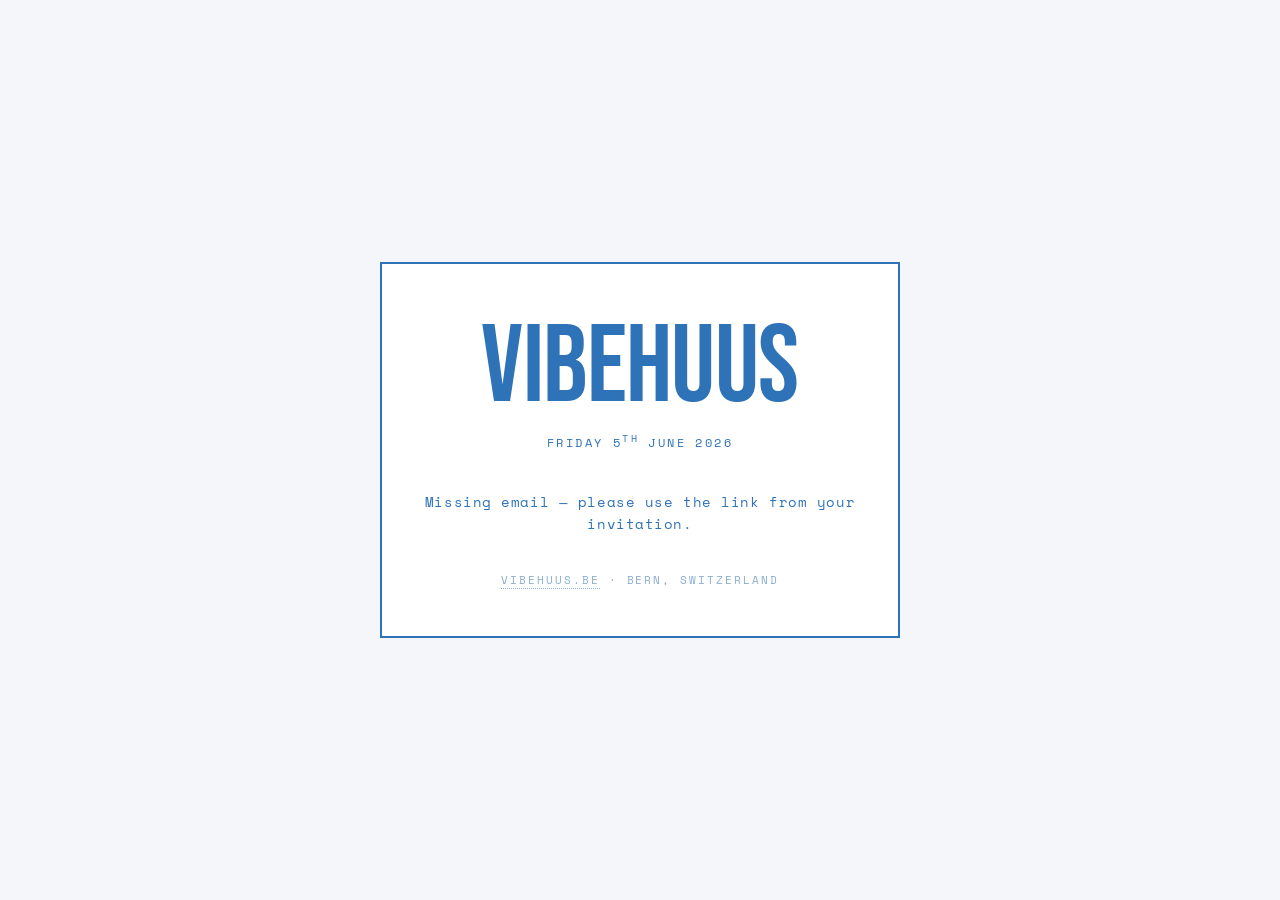
<file: confirm.html>
<!doctype html>
<html lang="en">
  <head>
    <meta charset="UTF-8" />
    <meta name="viewport" content="width=device-width, initial-scale=1" />
    <title>Vibehuus — Confirmed</title>
    <link rel="icon" type="image/svg+xml" href="favicon.svg" />
    <link rel="stylesheet" href="confirm.css" />
  </head>
  <body>
    <div class="card">
      <div class="title">Vibehuus</div>
      <div class="subtitle">Friday 5<sup>th</sup> June 2026</div>
      <div class="status" id="status">Confirming&hellip;</div>
      <div class="stamp" id="stamp"></div>
      <div class="meta">
        <a href="https://vibehuus.be">vibehuus.be</a> &middot; Bern, Switzerland
      </div>
    </div>
    <script src="confirm.js"></script>
  </body>
</html>
</file>
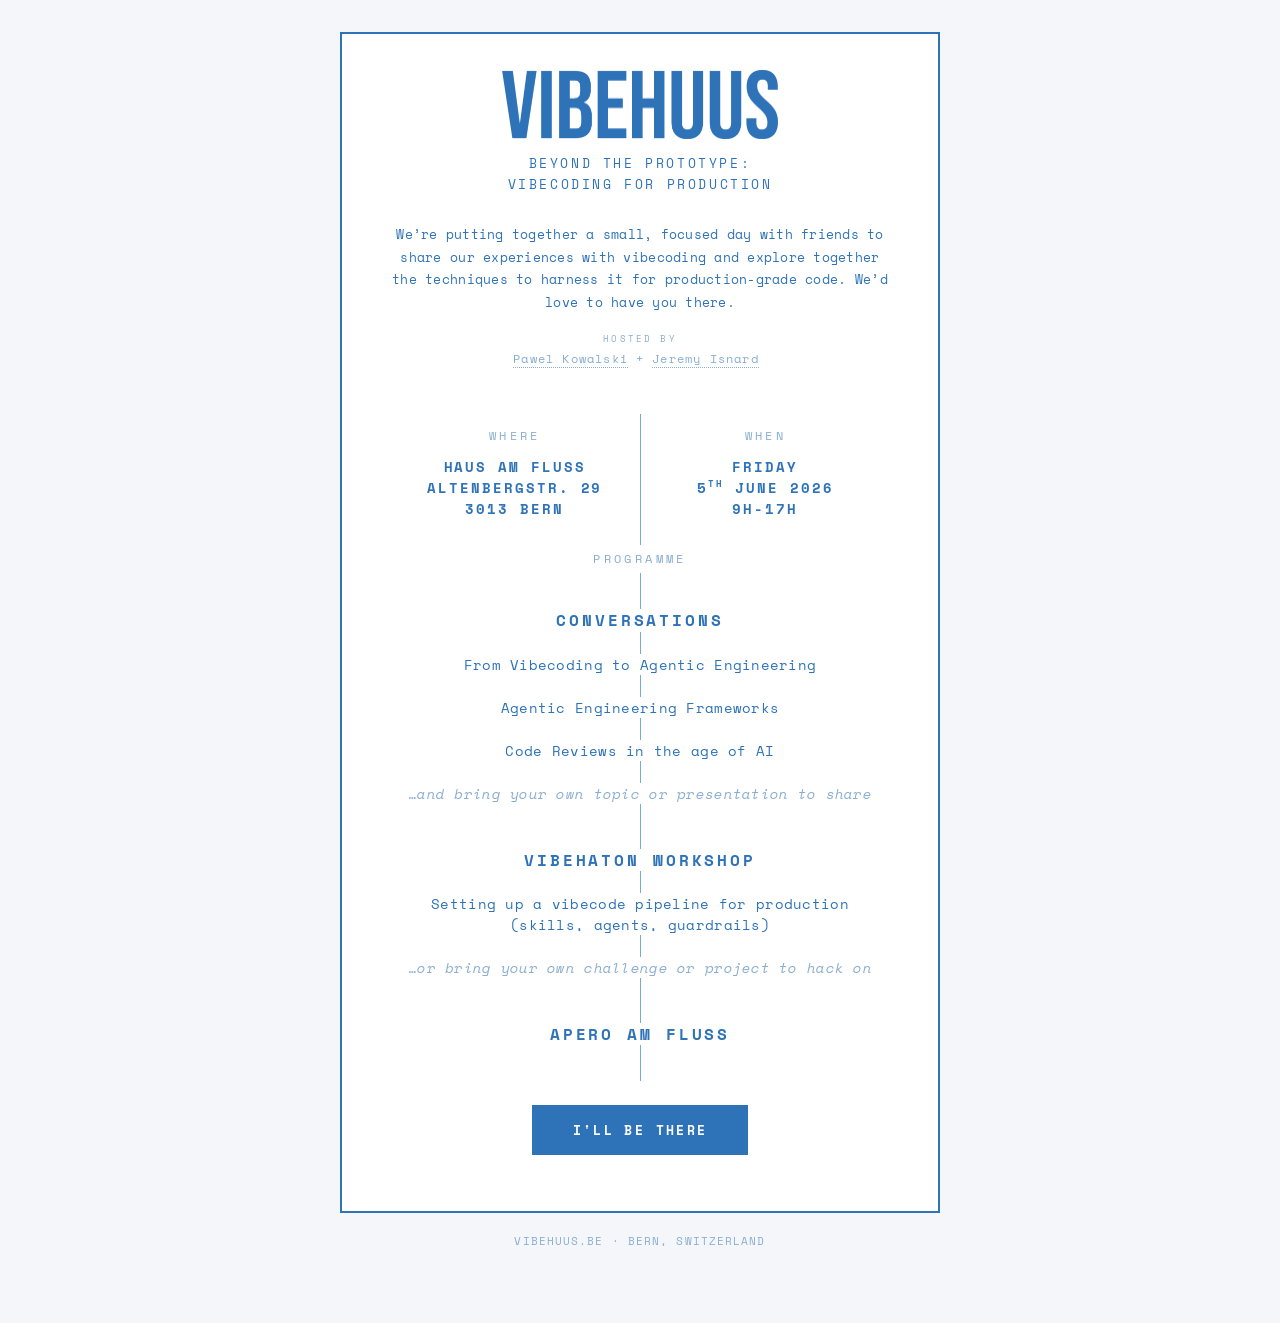
<file: email.html>
<!doctype html>
<html lang="en">
  <head>
    <meta charset="UTF-8" />
    <meta name="viewport" content="width=device-width, initial-scale=1" />
    <meta http-equiv="X-UA-Compatible" content="IE=edge" />
    <meta name="color-scheme" content="light only" />
    <meta name="supported-color-schemes" content="light" />
    <title>Vibehuus — Friday 5th June 2026</title>
    <link rel="preconnect" href="https://fonts.googleapis.com" />
    <link rel="preconnect" href="https://fonts.gstatic.com" crossorigin />
    <link
      href="https://fonts.googleapis.com/css2?family=Space+Mono:wght@400;700&display=swap"
      rel="stylesheet"
    />
    <style>
      /* --- Email reset --- */
      body,
      table,
      td,
      a {
        -webkit-text-size-adjust: 100%;
        -ms-text-size-adjust: 100%;
      }
      table,
      td {
        mso-table-lspace: 0pt;
        mso-table-rspace: 0pt;
        border-collapse: collapse;
      }
      img {
        -ms-interpolation-mode: bicubic;
        border: 0;
        outline: none;
        text-decoration: none;
        display: block;
      }
      body {
        margin: 0;
        padding: 0;
        width: 100% !important;
        background: #f4f6f9;
      }
      a {
        text-decoration: none;
      }

      /* --- Type families ---
         Edit here to change every text element of that family at once. */
      .vh-mono {
        font-family:
          "Space Mono", ui-monospace, Menlo, Consolas, "Courier New", monospace;
      }

      /* --- Element styles ---
         One class per role. Edit a class to change every instance. */
      .vh-subtitle {
        font-size: 13px;
        line-height: 1.6;
        letter-spacing: 0.2em;
        text-transform: uppercase;
        color: #2e72b8;
      }
      .vh-intro {
        font-size: 13px;
        line-height: 1.75;
        letter-spacing: 0.02em;
        color: #2e72b8;
        text-align: center;
      }
      .vh-meta-label {
        font-size: 12px;
        letter-spacing: 0.28em;
        text-transform: uppercase;
        color: #8aaed0;
        line-height: 1;
      }
      .vh-meta-value {
        font-size: 14px;
        font-weight: 700;
        line-height: 1.5;
        letter-spacing: 0.14em;
        text-transform: uppercase;
        color: #2e72b8;
      }
      .vh-heading {
        font-size: 16px;
        font-weight: 700;
        line-height: 1.4;
        letter-spacing: 0.18em;
        text-transform: uppercase;
        color: #2e72b8;
        text-align: center;
      }
      .vh-talk {
        font-size: 14px;
        font-weight: 400;
        line-height: 1.5;
        letter-spacing: 0.02em;
        color: #2e72b8;
        text-align: center;
      }
      .vh-signature {
        font-size: 12px;
        line-height: 1.6;
        letter-spacing: 0.1em;
        color: #75acd2;
        text-align: center;
      }
      .vh-signature-label {
        font-size: 9px;
        line-height: 1;
        letter-spacing: 0.24em;
        text-transform: uppercase;
        color: #8aaed0;
        text-align: center;
        padding-bottom: 6px;
      }
      .vh-cta-cell {
        background: #2e72b8;
        border: 1.5px solid #2e72b8;
      }
      .vh-cta {
        display: inline-block;
        padding: 14px 40px;
        font-size: 13px;
        font-weight: 700;
        letter-spacing: 0.18em;
        text-transform: uppercase;
        color: #ffffff;
        text-decoration: none;
      }
      .vh-footer {
        font-size: 11px;
        line-height: 1.6;
        letter-spacing: 0.1em;
        text-transform: uppercase;
        color: #8aaed0;
      }
      .vh-link-dim {
        color: #8aaed0;
        text-decoration: none;
      }
      .vh-link-dotted {
        color: #8aaed0;
        text-decoration: none;
        border-bottom: 1px dotted #8aaed0;
      }

      /* --- River ---
         Edit .vh-river-bar `width` to change the line weight everywhere. */
      .vh-river-cell {
        background: #75acd2;
        font-size: 0;
        line-height: 0;
        padding: 0;
      }
      .vh-river-bar {
        width: 1px;
        background: #75acd2;
        font-size: 0;
        line-height: 0;
      }

      /* --- Mobile --- */
      @media only screen and (max-width: 620px) {
        .vh-container {
          width: 100% !important;
        }
        .vh-pad-x {
          padding-left: 20px !important;
          padding-right: 20px !important;
        }
      }
    </style>
    <!--[if mso]>
      <style type="text/css">
        .vh-mono {
          font-family: "Courier New", Courier, monospace !important;
        }
      </style>
    <![endif]-->
  </head>
  <body style="margin: 0; padding: 0; background: #f4f6f9; color: #2e72b8">
    <!-- Preheader (hidden, shown in inbox preview) -->
    <div
      style="
        display: none;
        max-height: 0;
        overflow: hidden;
        mso-hide: all;
        font-size: 1px;
        line-height: 1px;
        color: #f4f6f9;
        opacity: 0;
      "
    >
      Beyond the prototype: vibecoding for production. Friday 5th June 2026 ·
      Haus am Fluss, Bern.
    </div>

    <table
      role="presentation"
      width="100%"
      cellpadding="0"
      cellspacing="0"
      border="0"
      style="background: #f4f6f9"
    >
      <tr>
        <td align="center" style="padding: 32px 16px">
          <!-- POSTER -->
          <table
            role="presentation"
            class="vh-container"
            width="600"
            cellpadding="0"
            cellspacing="0"
            border="0"
            style="
              width: 600px;
              max-width: 600px;
              background: #ffffff;
              border: 2px solid #2e72b8;
            "
          >
            <!-- Title (image because no email client reliably loads Bebas Neue) -->
            <tr>
              <td
                align="center"
                class="vh-pad-x"
                style="padding: 36px 32px 0 32px"
              >
                <img
                  src="title.png"
                  alt="Vibehuus"
                  width="276"
                  height="69"
                  style="
                    display: block;
                    width: 276px;
                    max-width: 100%;
                    height: auto;
                    border: 0;
                    outline: none;
                    -ms-interpolation-mode: bicubic;
                  "
                />
              </td>
            </tr>

            <!-- Subtitle -->
            <tr>
              <td
                align="center"
                class="vh-pad-x"
                style="padding: 14px 32px 28px 32px"
              >
                <div class="vh-mono vh-subtitle">
                  Beyond the prototype:<br />vibecoding for production
                </div>
              </td>
            </tr>

            <!-- Intro -->
            <tr>
              <td
                align="center"
                class="vh-pad-x"
                style="padding: 0 48px 10px 48px"
              >
                <div class="vh-mono vh-intro">
                  We&rsquo;re putting together a small, focused day with friends
                  to share our experiences with vibecoding and explore together
                  the techniques to harness it for production-grade code.
                  We&rsquo;d love to have you there.
                </div>
              </td>
            </tr>

            <!-- Signature (organisers) -->
            <tr>
              <td
                align="center"
                class="vh-pad-x"
                style="padding: 10px 48px 30px 48px"
              >
                <table
                  role="presentation"
                  width="100%"
                  cellpadding="0"
                  cellspacing="0"
                  border="0"
                >
                  <tr>
                    <td colspan="3" class="vh-mono vh-signature-label">
                      Hosted by
                    </td>
                  </tr>
                  <tr>
                    <td
                      width="50%"
                      align="right"
                      class="vh-mono vh-signature"
                      style="text-align: right; padding-right: 8px"
                    >
                      <a
                        href="https://www.linkedin.com/in/paweloque/"
                        class="vh-link-dotted"
                        target="_blank"
                        >Pawel Kowalski</a
                      >
                    </td>
                    <td align="center" class="vh-mono vh-signature">+</td>
                    <td
                      width="50%"
                      align="left"
                      class="vh-mono vh-signature"
                      style="text-align: left; padding-left: 8px"
                    >
                      <a
                        href="https://www.linkedin.com/in/isnardjeremy/"
                        class="vh-link-dotted"
                        target="_blank"
                        >Jeremy Isnard</a
                      >
                    </td>
                  </tr>
                </table>
              </td>
            </tr>

            <!-- Where / When meta strip -->
            <tr>
              <td class="vh-pad-x" style="padding: 16px 48px 8px 48px">
                <table
                  role="presentation"
                  width="100%"
                  cellpadding="0"
                  cellspacing="0"
                  border="0"
                >
                  <tr>
                    <td
                      valign="top"
                      align="center"
                      width="50%"
                      style="
                        padding: 16px 12px 26px;
                        border-right: 1px solid #75acd2;
                      "
                    >
                      <div class="vh-mono vh-meta-label">Where</div>
                      <div
                        class="vh-mono vh-meta-value"
                        style="margin-top: 14px"
                      >
                        Haus am Fluss<br />Altenbergstr. 29<br />3013 Bern
                      </div>
                    </td>
                    <td
                      valign="top"
                      align="center"
                      width="50%"
                      style="padding: 16px 12px 26px"
                    >
                      <div class="vh-mono vh-meta-label">When</div>
                      <div
                        class="vh-mono vh-meta-value"
                        style="margin-top: 14px"
                      >
                        Friday<br />5<sup style="font-size: 9px">th</sup> June
                        2026<br />9h-17h
                      </div>
                    </td>
                  </tr>
                </table>
              </td>
            </tr>

            <!-- Section label -->
            <tr>
              <td
                align="center"
                class="vh-pad-x"
                style="padding: 0px 32px 8px 32px"
              >
                <div class="vh-mono vh-meta-label">Programme</div>
              </td>
            </tr>

            <!-- ── RIVER MAP ── -->

            <!-- entry stub -->
            <tr>
              <td
                align="center"
                style="padding: 0; font-size: 0; line-height: 0"
              >
                <table
                  align="center"
                  role="presentation"
                  cellpadding="0"
                  cellspacing="0"
                  border="0"
                >
                  <tr>
                    <td class="vh-river-cell">
                      <div class="vh-river-bar" style="height: 36px">
                        &nbsp;
                      </div>
                    </td>
                  </tr>
                </table>
              </td>
            </tr>

            <!-- CONVERSATIONS -->
            <tr>
              <td align="center" class="vh-pad-x" style="padding: 0 32px">
                <div class="vh-mono vh-heading">Conversations</div>
              </td>
            </tr>

            <!-- connector -->
            <tr>
              <td
                align="center"
                style="padding: 0; font-size: 0; line-height: 0"
              >
                <table
                  align="center"
                  role="presentation"
                  cellpadding="0"
                  cellspacing="0"
                  border="0"
                >
                  <tr>
                    <td class="vh-river-cell">
                      <div class="vh-river-bar" style="height: 22px">
                        &nbsp;
                      </div>
                    </td>
                  </tr>
                </table>
              </td>
            </tr>

            <!-- From Vibecoding to Agentic Engineering -->
            <tr>
              <td align="center" class="vh-pad-x" style="padding: 0 32px">
                <div class="vh-mono vh-talk">
                  From Vibecoding to Agentic Engineering
                </div>
              </td>
            </tr>

            <!-- connector -->
            <tr>
              <td
                align="center"
                style="padding: 0; font-size: 0; line-height: 0"
              >
                <table
                  align="center"
                  role="presentation"
                  cellpadding="0"
                  cellspacing="0"
                  border="0"
                >
                  <tr>
                    <td class="vh-river-cell">
                      <div class="vh-river-bar" style="height: 22px">
                        &nbsp;
                      </div>
                    </td>
                  </tr>
                </table>
              </td>
            </tr>

            <!-- Agentic Engineering Frameworks -->
            <tr>
              <td align="center" class="vh-pad-x" style="padding: 0 32px">
                <div class="vh-mono vh-talk">
                  Agentic Engineering Frameworks
                </div>
              </td>
            </tr>

            <!-- connector -->
            <tr>
              <td
                align="center"
                style="padding: 0; font-size: 0; line-height: 0"
              >
                <table
                  align="center"
                  role="presentation"
                  cellpadding="0"
                  cellspacing="0"
                  border="0"
                >
                  <tr>
                    <td class="vh-river-cell">
                      <div class="vh-river-bar" style="height: 22px">
                        &nbsp;
                      </div>
                    </td>
                  </tr>
                </table>
              </td>
            </tr>

            <!-- Code Reviews in the age of AI -->
            <tr>
              <td align="center" class="vh-pad-x" style="padding: 0 32px">
                <div class="vh-mono vh-talk">Code Reviews in the age of AI</div>
              </td>
            </tr>

            <!-- connector -->
            <tr>
              <td
                align="center"
                style="padding: 0; font-size: 0; line-height: 0"
              >
                <table
                  align="center"
                  role="presentation"
                  cellpadding="0"
                  cellspacing="0"
                  border="0"
                >
                  <tr>
                    <td class="vh-river-cell">
                      <div class="vh-river-bar" style="height: 22px">
                        &nbsp;
                      </div>
                    </td>
                  </tr>
                </table>
              </td>
            </tr>

            <!-- BYO invitation -->
            <tr>
              <td align="center" class="vh-pad-x" style="padding: 0 48px">
                <div
                  class="vh-mono vh-talk"
                  style="font-style: italic; color: #8aaed0"
                >
                  &hellip;and bring your own topic or presentation to share
                </div>
              </td>
            </tr>

            <!-- connector (section break) -->
            <tr>
              <td
                align="center"
                style="padding: 0; font-size: 0; line-height: 0"
              >
                <table
                  align="center"
                  role="presentation"
                  cellpadding="0"
                  cellspacing="0"
                  border="0"
                >
                  <tr>
                    <td class="vh-river-cell">
                      <div class="vh-river-bar" style="height: 45px">
                        &nbsp;
                      </div>
                    </td>
                  </tr>
                </table>
              </td>
            </tr>

            <!-- VIBEHATON WORKSHOP -->
            <tr>
              <td align="center" class="vh-pad-x" style="padding: 0 32px">
                <div class="vh-mono vh-heading">Vibehaton workshop</div>
              </td>
            </tr>

            <!-- connector -->
            <tr>
              <td
                align="center"
                style="padding: 0; font-size: 0; line-height: 0"
              >
                <table
                  align="center"
                  role="presentation"
                  cellpadding="0"
                  cellspacing="0"
                  border="0"
                >
                  <tr>
                    <td class="vh-river-cell">
                      <div class="vh-river-bar" style="height: 22px">
                        &nbsp;
                      </div>
                    </td>
                  </tr>
                </table>
              </td>
            </tr>

            <!-- Workshop seed idea -->
            <tr>
              <td align="center" class="vh-pad-x" style="padding: 0 32px">
                <div class="vh-mono vh-talk">
                  Setting up a vibecode pipeline for production <br />(skills,
                  agents, guardrails)
                </div>
              </td>
            </tr>

            <!-- connector -->
            <tr>
              <td
                align="center"
                style="padding: 0; font-size: 0; line-height: 0"
              >
                <table
                  align="center"
                  role="presentation"
                  cellpadding="0"
                  cellspacing="0"
                  border="0"
                >
                  <tr>
                    <td class="vh-river-cell">
                      <div class="vh-river-bar" style="height: 22px">
                        &nbsp;
                      </div>
                    </td>
                  </tr>
                </table>
              </td>
            </tr>

            <!-- BYO invitation -->
            <tr>
              <td align="center" class="vh-pad-x" style="padding: 0 48px">
                <div
                  class="vh-mono vh-talk"
                  style="font-style: italic; color: #8aaed0"
                >
                  &hellip;or bring your own challenge or project to hack on
                </div>
              </td>
            </tr>

            <!-- connector (section break) -->
            <tr>
              <td
                align="center"
                style="padding: 0; font-size: 0; line-height: 0"
              >
                <table
                  align="center"
                  role="presentation"
                  cellpadding="0"
                  cellspacing="0"
                  border="0"
                >
                  <tr>
                    <td class="vh-river-cell">
                      <div class="vh-river-bar" style="height: 45px">
                        &nbsp;
                      </div>
                    </td>
                  </tr>
                </table>
              </td>
            </tr>

            <!-- APERO AM FLUSS -->
            <tr>
              <td align="center" class="vh-pad-x" style="padding: 0 32px">
                <div class="vh-mono vh-heading">Apero am Fluss</div>
              </td>
            </tr>

            <!-- exit stub -->
            <tr>
              <td
                align="center"
                style="padding: 0; font-size: 0; line-height: 0"
              >
                <table
                  align="center"
                  role="presentation"
                  cellpadding="0"
                  cellspacing="0"
                  border="0"
                >
                  <tr>
                    <td class="vh-river-cell">
                      <div class="vh-river-bar" style="height: 36px">
                        &nbsp;
                      </div>
                    </td>
                  </tr>
                </table>
              </td>
            </tr>

            <!-- ── CTA ── -->
            <tr>
              <td
                align="center"
                class="vh-pad-x"
                style="padding: 24px 32px 56px 32px"
              >
                <table
                  role="presentation"
                  cellpadding="0"
                  cellspacing="0"
                  border="0"
                >
                  <tr>
                    <td align="center" class="vh-cta-cell">
                      <a
                        href="https://vibehuus.be/confirm.html?e={{email}}"
                        target="_blank"
                        class="vh-mono vh-cta"
                        >I'll be there</a
                      >
                    </td>
                  </tr>
                </table>
              </td>
            </tr>
          </table>

          <!-- Footer -->
          <table
            role="presentation"
            class="vh-container"
            width="600"
            cellpadding="0"
            cellspacing="0"
            border="0"
            style="width: 600px; max-width: 600px"
          >
            <tr>
              <td
                align="center"
                class="vh-pad-x"
                style="padding: 20px 32px 40px 32px"
              >
                <div class="vh-mono vh-footer">
                  <a href="https://vibehuus.be" class="vh-link-dim"
                    >vibehuus.be</a
                  >
                  · Bern, Switzerland
                </div>
              </td>
            </tr>
          </table>
        </td>
      </tr>
    </table>
  </body>
</html>
</file>
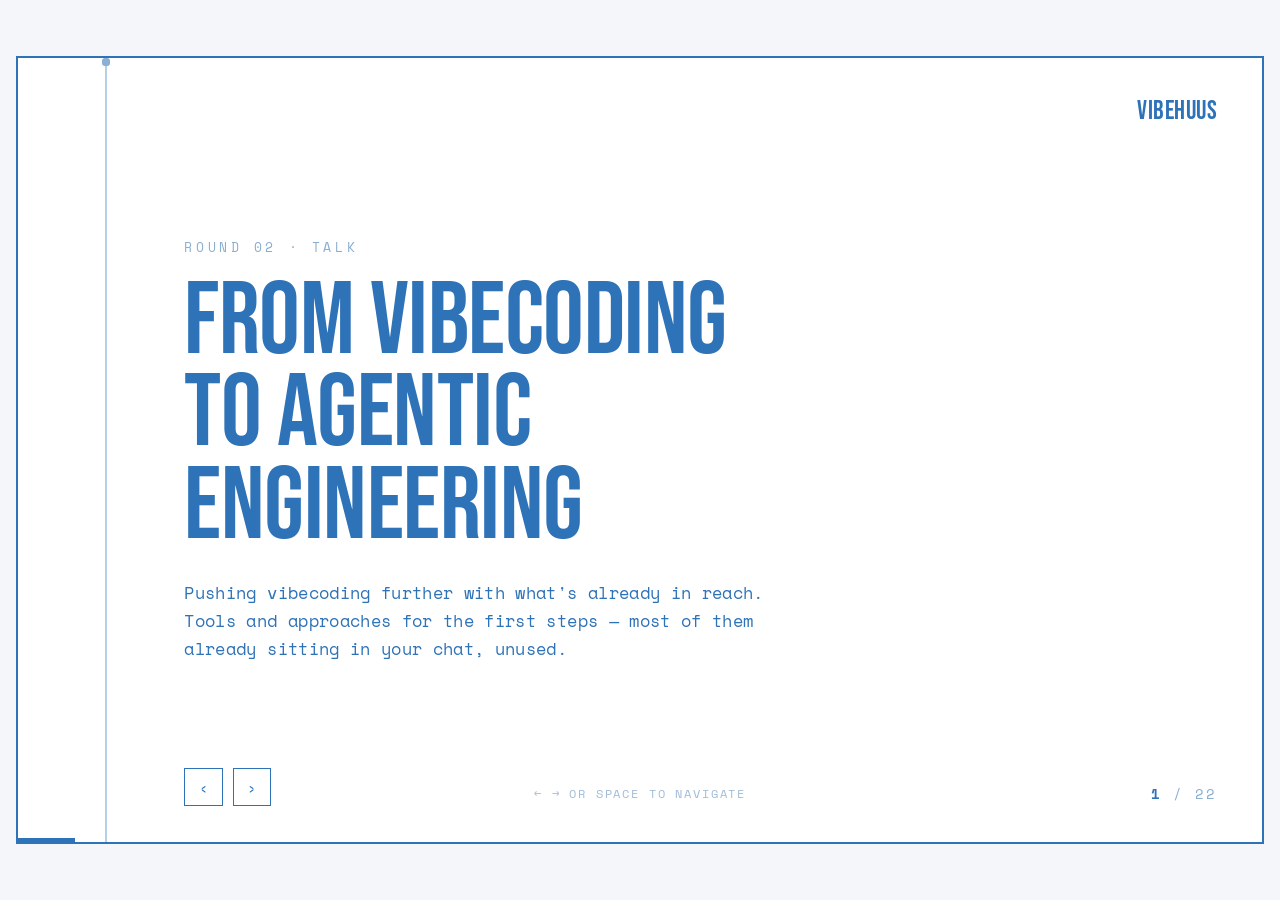
<file: presentations/agentic-engineering.html>
<!doctype html>
<html lang="en">
  <head>
    <meta charset="UTF-8" />
    <meta name="viewport" content="width=device-width, initial-scale=1.0" />
    <title>Vibehuus — From Vibecoding to Agentic Engineering</title>
    <link rel="icon" type="image/svg+xml" href="../favicon.svg" />
    <link
      rel="stylesheet"
      href="https://fonts.googleapis.com/css2?family=Bebas+Neue&family=Space+Mono:wght@400;700&display=swap"
    />
    <style>
      * {
        margin: 0;
        padding: 0;
        box-sizing: border-box;
      }

      :root {
        --blue: #2e72b8;
        --blue-deep: #1f5a99;
        --blue-dim: #8aaed0;
        --river: #75acd2;
        --bg: #ffffff;
        --page: #f4f6f9;
      }

      html,
      body {
        height: 100%;
        background: var(--page);
      }

      body {
        font-family: "Space Mono", ui-monospace, monospace;
        color: var(--blue);
        display: flex;
        align-items: center;
        justify-content: center;
        padding: 16px;
        overflow: hidden;
      }

      /* ── DECK FRAME ── mirrors the poster: white sheet, blue rule ── */
      .deck {
        position: relative;
        width: 100%;
        max-width: min(1500px, calc((100vh - 32px) * 1900 / 1200));
        aspect-ratio: 1900 / 1200;
        background: var(--bg);
        border: 2px solid var(--blue);
        overflow: hidden;
      }

      /* Flowing river accent down the left margin — ties slides to the map */
      .river-rail {
        position: absolute;
        top: 0;
        bottom: 0;
        left: 7%;
        width: 2px;
        background: var(--river);
        opacity: 0.55;
        z-index: 1;
      }
      .river-rail .drop {
        position: absolute;
        left: -3px;
        width: 8px;
        height: 8px;
        border-radius: 50%;
        background: var(--blue);
        animation: flow 5.5s linear infinite;
      }
      .river-rail .drop:nth-child(2) {
        animation-delay: -1.8s;
      }
      .river-rail .drop:nth-child(3) {
        animation-delay: -3.6s;
      }
      @keyframes flow {
        from {
          top: -3%;
          opacity: 0;
        }
        12% {
          opacity: 0.9;
        }
        88% {
          opacity: 0.9;
        }
        to {
          top: 103%;
          opacity: 0;
        }
      }

      /* ── SLIDES ── */
      .slide {
        position: absolute;
        inset: 0;
        display: none;
        flex-direction: column;
        justify-content: center;
        padding: clamp(40px, 6vw, 110px) clamp(48px, 8vw, 150px)
          clamp(40px, 6vw, 110px) clamp(80px, 13vw, 230px);
        z-index: 2;
      }
      .slide.active {
        display: flex;
        animation: rise 0.45s ease both;
      }
      @keyframes rise {
        from {
          opacity: 0;
          transform: translateY(14px);
        }
        to {
          opacity: 1;
          transform: translateY(0);
        }
      }

      .eyebrow {
        font-size: clamp(11px, 1vw, 16px);
        letter-spacing: 0.28em;
        text-transform: uppercase;
        color: var(--blue-dim);
        margin-bottom: clamp(12px, 1.6vw, 24px);
      }

      .step {
        font-family: "Bebas Neue", Impact, sans-serif;
        font-size: clamp(34px, 4vw, 64px);
        line-height: 0.9;
        color: var(--blue-dim);
        margin-bottom: clamp(6px, 0.8vw, 14px);
      }

      .headline {
        font-family: "Bebas Neue", Impact, sans-serif;
        font-weight: 400;
        font-size: clamp(48px, 6.4vw, 118px);
        line-height: 0.9;
        letter-spacing: -0.005em;
      }

      h1.headline {
        font-size: clamp(56px, 8vw, 150px);
      }

      .question {
        font-family: "Bebas Neue", Impact, sans-serif;
        font-size: clamp(38px, 4.8vw, 92px);
        line-height: 0.96;
        letter-spacing: 0.005em;
        max-width: 20ch;
      }

      .sub {
        font-size: clamp(14px, 1.35vw, 22px);
        line-height: 1.6;
        letter-spacing: 0.02em;
        margin-top: clamp(16px, 2vw, 32px);
        max-width: 58ch;
        color: var(--blue);
      }
      .sub strong {
        color: var(--blue-deep);
      }

      /* Prompt chips — small probing follow-ups / labels */
      .prompts {
        display: flex;
        flex-wrap: wrap;
        gap: clamp(8px, 0.9vw, 14px);
        margin-top: clamp(20px, 2.6vw, 40px);
        max-width: 62ch;
      }
      .prompts span {
        font-size: clamp(11px, 1.05vw, 16px);
        letter-spacing: 0.04em;
        padding: clamp(6px, 0.7vw, 10px) clamp(11px, 1.1vw, 18px);
        border: 1.5px solid var(--blue);
        color: var(--blue);
        background: var(--bg);
        white-space: nowrap;
      }

      /* Mono "terminal" tag for commands shown in body copy */
      .cmd {
        font-weight: 700;
        color: var(--blue-deep);
      }

      .agenda {
        margin-top: clamp(18px, 2vw, 30px);
        list-style: none;
        counter-reset: q;
        max-width: 60ch;
      }
      .agenda li {
        font-size: clamp(15px, 1.5vw, 25px);
        line-height: 1.85;
        letter-spacing: 0.01em;
        counter-increment: q;
      }
      .agenda li::before {
        content: counter(q, decimal-leading-zero);
        font-weight: 700;
        color: var(--blue-dim);
        margin-right: 0.8em;
      }
      .agenda.plain {
        counter-reset: none;
      }
      .agenda.plain li {
        counter-increment: none;
      }
      .agenda.plain li::before {
        content: "→";
        color: var(--blue-dim);
        margin-right: 0.7em;
      }

      /* ── AUDIENCE-QUESTION SLIDES ── inverted blue panel, a pause to talk ── */
      .slide.ask {
        background: var(--blue);
        color: var(--bg);
        z-index: 3;
      }
      .slide.ask .eyebrow {
        color: rgba(255, 255, 255, 0.72);
      }
      .slide.ask .question {
        color: var(--bg);
      }
      .slide.ask .sub {
        color: rgba(255, 255, 255, 0.92);
      }
      .slide.ask .prompts span {
        border-color: rgba(255, 255, 255, 0.85);
        color: var(--bg);
        background: transparent;
      }
      .ask-badge {
        display: inline-flex;
        align-items: center;
        gap: 0.5em;
        font-size: clamp(11px, 1vw, 16px);
        letter-spacing: 0.28em;
        text-transform: uppercase;
        color: rgba(255, 255, 255, 0.72);
        margin-bottom: clamp(12px, 1.6vw, 24px);
      }
      .ask-badge::before {
        content: "";
        width: clamp(8px, 0.8vw, 12px);
        height: clamp(8px, 0.8vw, 12px);
        border-radius: 50%;
        background: var(--bg);
      }

      /* ── CHROME: counter + nav + brand ── */
      .brand {
        position: absolute;
        top: clamp(22px, 3vw, 46px);
        right: clamp(28px, 3.5vw, 60px);
        font-family: "Bebas Neue", Impact, sans-serif;
        font-size: clamp(22px, 2vw, 38px);
        letter-spacing: 0.02em;
        color: var(--blue);
        z-index: 4;
      }

      .counter {
        position: absolute;
        bottom: clamp(22px, 3vw, 46px);
        right: clamp(28px, 3.5vw, 60px);
        font-size: clamp(12px, 1.1vw, 17px);
        letter-spacing: 0.14em;
        color: var(--blue-dim);
        z-index: 4;
      }
      .counter b {
        color: var(--blue);
        font-weight: 700;
      }

      .nav {
        position: absolute;
        bottom: clamp(20px, 2.8vw, 44px);
        left: clamp(80px, 13vw, 230px);
        display: flex;
        gap: 10px;
        z-index: 4;
      }
      .nav button {
        font-family: "Space Mono", monospace;
        font-size: clamp(13px, 1.2vw, 18px);
        width: clamp(34px, 3vw, 46px);
        height: clamp(34px, 3vw, 46px);
        border: 1.5px solid var(--blue);
        background: var(--bg);
        color: var(--blue);
        cursor: pointer;
        transition: background 0.15s ease, color 0.15s ease;
      }
      .nav button:hover {
        background: var(--blue);
        color: var(--bg);
      }

      .progress {
        position: absolute;
        bottom: 0;
        left: 0;
        height: 4px;
        background: var(--blue);
        transition: width 0.4s ease;
        z-index: 5;
      }

      .hint {
        position: absolute;
        bottom: clamp(24px, 3.1vw, 48px);
        left: 50%;
        transform: translateX(-50%);
        font-size: clamp(10px, 0.9vw, 13px);
        letter-spacing: 0.16em;
        text-transform: uppercase;
        color: var(--blue-dim);
        z-index: 3;
        opacity: 0.8;
      }

      @media (max-width: 720px) {
        .deck {
          aspect-ratio: auto;
          height: calc(100vh - 32px);
        }
        .slide {
          padding: 70px 28px 90px 54px;
          justify-content: center;
        }
        .river-rail {
          left: 26px;
        }
        .nav {
          left: 54px;
        }
        .prompts span {
          white-space: normal;
        }
        .hint {
          display: none;
        }
      }
    </style>
  </head>
  <body>
    <div class="deck">
      <div class="river-rail">
        <div class="drop"></div>
        <div class="drop"></div>
        <div class="drop"></div>
      </div>

      <div class="brand">Vibehuus</div>

      <!-- 1 · Title -->
      <section class="slide">
        <div class="eyebrow">Round 02 · Talk</div>
        <h1 class="headline">From vibecoding<br />to agentic<br />engineering</h1>
        <p class="sub">
          Pushing vibecoding further with what's already in reach. Tools and
          approaches for the first steps — most of them already sitting in your
          chat, unused.
        </p>
      </section>

      <!-- 2 · The premise -->
      <section class="slide">
        <div class="eyebrow">The premise</div>
        <div class="question">You're vibecoding. What's the next move?</div>
        <p class="sub">
          Most of us prompt, read the output, fix it, prompt again. That's
          vibecoding — and it works. But the jump to <strong>agentic
          engineering</strong> isn't a new app you install. The tools for it
          already ship in the chat. Most go untouched.
        </p>
      </section>

      <!-- 3 · AUDIENCE opener -->
      <section class="slide ask">
        <div class="ask-badge">Over to you — quick poll</div>
        <div class="question">How are you working with AI today?</div>
        <p class="sub">
          Be honest — no wrong answer. Where do you sit right now, on most days?
        </p>
        <div class="prompts">
          <span>Autocomplete</span>
          <span>Chat &amp; paste</span>
          <span>Agent on a leash</span>
          <span>Agent off the leash</span>
        </div>
      </section>

      <!-- 4 · The reframe -->
      <section class="slide">
        <div class="eyebrow">The reframe</div>
        <div class="headline">It's already<br />in the chat</div>
        <p class="sub">
          You don't need a framework or a new subscription to start engineering
          with agents. Structure, memory, guardrails, delegation — they're all
          sitting behind the slash key, unused. Let's walk up the ladder, one
          step at a time.
        </p>
      </section>

      <!-- 5 · Ladder intro -->
      <section class="slide">
        <div class="eyebrow">The spine of this talk</div>
        <div class="headline">Vibecoding → agentic, one step at a time</div>
        <ul class="agenda plain">
          <li>Slash commands — the ignored discovery surface.</li>
          <li>Plan mode — agree the plan before any code.</li>
          <li>CLAUDE.md — give the agent a memory.</li>
          <li>Skills &amp; subagents — delegate and compose.</li>
          <li>Hooks — deterministic guardrails.</li>
          <li>MCP &amp; plugins — scale it to a team.</li>
        </ul>
      </section>

      <!-- 6 · Step 1 slash commands -->
      <section class="slide">
        <div class="step">Step 01</div>
        <div class="headline">It starts at the slash</div>
        <p class="sub">
          Most people never type <span class="cmd">/</span>. It's a whole
          discovery surface — 60+ built in.
          <span class="cmd">/init</span> writes your project memory,
          <span class="cmd">/review</span> and
          <span class="cmd">/security-review</span> audit your diff,
          <span class="cmd">/insights</span> shows you how you prompt,
          <span class="cmd">/agents</span>, <span class="cmd">/mcp</span>,
          <span class="cmd">/plugin</span> open the rest.
        </p>
        <div class="prompts">
          <span>/init</span>
          <span>/insights</span>
          <span>/review</span>
          <span>/security-review</span>
          <span>/agents</span>
          <span>/mcp</span>
          <span>/plugin</span>
        </div>
      </section>

      <!-- 7 · AUDIENCE -->
      <section class="slide ask">
        <div class="ask-badge">Quick show of hands</div>
        <div class="question">Who's ever just typed "/" to see what's there?</div>
        <p class="sub">
          And — what's the most useful command you've found that the rest of us
          might not know about?
        </p>
      </section>

      <!-- 8 · /insights spotlight -->
      <section class="slide">
        <div class="step">Start here</div>
        <div class="headline">Hold up a mirror: /insights</div>
        <p class="sub">
          The easiest first win isn't a fancier prompt — it's seeing how you
          already prompt. <span class="cmd">/insights</span> reads your last 30
          days of local sessions and writes a report on your style: where Claude
          misreads you, where you over- or under-specify. It hands back
          <strong>copy-paste rules for your CLAUDE.md</strong> tuned to your own
          friction. Nothing leaves your machine.
        </p>
        <div class="prompts">
          <span>Analyses your own history</span>
          <span>Local only — no upload</span>
          <span>Actionable, not just charts</span>
        </div>
      </section>

      <!-- 9 · Step 2 plan mode -->
      <section class="slide">
        <div class="step">Step 02</div>
        <div class="headline">Agree the plan first</div>
        <p class="sub">
          <span class="cmd">/plan</span> (or Shift+Tab) makes the agent
          <strong>propose a plan and wait</strong> before it touches anything.
          Add <em>"think"</em> / <em>"think hard"</em> /
          <em>"ultrathink"</em> to buy more reasoning. This is the cleanest
          vibe-to-engineering moment: same prompt, but you approve before code
          is written.
        </p>
        <div class="prompts">
          <span>Propose</span>
          <span>Review</span>
          <span>Approve</span>
          <span>Then build</span>
        </div>
      </section>

      <!-- 10 · AUDIENCE -->
      <section class="slide ask">
        <div class="ask-badge">Over to you</div>
        <div class="question">Has plan mode changed how much you trust the output?</div>
        <p class="sub">
          Or do you still let it run and clean up after? Where's the line for
          you between speed and control?
        </p>
      </section>

      <!-- 11 · Step 3 CLAUDE.md -->
      <section class="slide">
        <div class="step">Step 03</div>
        <div class="headline">Give the agent a memory</div>
        <p class="sub">
          <span class="cmd">CLAUDE.md</span> is the agent's persistent
          context — conventions, architecture, "always run the linter." It's
          what turns a stateless chat into something that knows
          <em>your</em> project. <span class="cmd">/init</span> generates a
          first draft. Highest-leverage, zero-setup first step.
        </p>
        <div class="prompts">
          <span>Conventions</span>
          <span>Architecture notes</span>
          <span>Do's &amp; don'ts</span>
          <span>Our Vibehuus repo has one</span>
        </div>
      </section>

      <!-- 12 · AUDIENCE -->
      <section class="slide ask">
        <div class="ask-badge">Quick show of hands</div>
        <div class="question">Who has a CLAUDE.md or rules file in their repo right now?</div>
        <p class="sub">
          What's in it — and has it actually changed the quality of what comes
          back?
        </p>
      </section>

      <!-- 13 · Step 4 skills & subagents -->
      <section class="slide">
        <div class="step">Step 04</div>
        <div class="headline">Delegate &amp; compose</div>
        <p class="sub">
          <strong>Skills</strong> package invocable instructions that load only
          when needed (a markdown file in <span class="cmd">.claude/commands/</span>
          becomes a slash command). <strong>Subagents</strong> are specialized
          Claude instances with their own context window and scoped tools — run
          a few in parallel and keep their noisy output out of your main thread.
        </p>
        <div class="prompts">
          <span>Skills = reusable moves</span>
          <span>Subagents = a small team</span>
          <span>/agents to manage them</span>
        </div>
      </section>

      <!-- 14 · AUDIENCE -->
      <section class="slide ask">
        <div class="ask-badge">Over to you</div>
        <div class="question">Anyone running subagents or parallel agents?</div>
        <p class="sub">
          What do you delegate — reviews, research, tests? And does it actually
          save time, or just move the cleanup around?
        </p>
      </section>

      <!-- 15 · Step 5 hooks -->
      <section class="slide">
        <div class="step">Step 05</div>
        <div class="headline">Guardrails that can't hallucinate</div>
        <p class="sub">
          <strong>Hooks</strong> are deterministic scripts that fire on events
          (e.g. <span class="cmd">PreToolUse</span>). Real code, not prompts —
          so they can <em>veto</em> a dangerous bash command or scan a write for
          secrets, every time. This is the step that makes it real engineering.
        </p>
        <div class="prompts">
          <span>Block dangerous commands</span>
          <span>Scan for secrets</span>
          <span>Enforce, don't suggest</span>
        </div>
      </section>

      <!-- 16 · AUDIENCE -->
      <section class="slide ask">
        <div class="ask-badge">Over to you</div>
        <div class="question">Has an agent ever done something that scared you?</div>
        <p class="sub">
          Deleted the wrong thing, force-pushed, leaked a key? What guardrail do
          you wish you'd had — or have since added?
        </p>
      </section>

      <!-- 17 · Step 6 MCP & plugins -->
      <section class="slide">
        <div class="step">Step 06</div>
        <div class="headline">Scale it to a team</div>
        <p class="sub">
          <strong>MCP</strong> connects the agent to your tools and data.
          <strong>Plugins</strong> bundle skills, subagents, commands, hooks and
          MCP servers into one installable unit your whole team shares — so the
          standards travel, not just live in one person's setup.
        </p>
        <div class="prompts">
          <span>MCP = tools &amp; data</span>
          <span>Plugins = shared, versioned setup</span>
        </div>
      </section>

      <!-- 18 · What agentic engineering means -->
      <section class="slide">
        <div class="eyebrow">So what is "agentic engineering"?</div>
        <div class="headline">Two shifts, not a pile of features</div>
        <ul class="agenda plain">
          <li>
            <strong>Doing → supervising.</strong> You give an objective plus
            constraints; the agent runs the loop, you review.
          </li>
          <li>
            <strong>Interactive → autonomous.</strong> Run it headless
            (<span class="cmd">claude -p … --max-turns N</span>) and wire it into
            GitHub Actions — it wakes on a PR, reviews, fixes, commits.
          </li>
        </ul>
      </section>

      <!-- 19 · Definition -->
      <section class="slide">
        <div class="eyebrow">A working definition</div>
        <div class="question">
          Designing repeatable processes where agents run multi-step work inside
          constraints you set.
        </div>
        <p class="sub">
          Interactively when you're supervising. Autonomously when you're not.
        </p>
      </section>

      <!-- 20 · AUDIENCE -->
      <section class="slide ask">
        <div class="ask-badge">Over to you</div>
        <div class="question">Would you let an agent commit to your repo unattended?</div>
        <p class="sub">
          On a PR, in CI, at 3am? What would have to be true first for you to
          take your hands off the wheel?
        </p>
      </section>

      <!-- 21 · First steps -->
      <section class="slide">
        <div class="eyebrow">The on-ramp — don't start at 3am</div>
        <div class="headline">First steps</div>
        <ul class="agenda">
          <li>
            <strong>Interactive + structured</strong> — plan mode + CLAUDE.md +
            /review. Zero infra, everyone today.
          </li>
          <li>
            <strong>Orchestrated</strong> — subagents + skills. Delegate and
            compose.
          </li>
          <li>
            <strong>Autonomous</strong> — headless in CI / GHA, once the
            guardrails are in place.
          </li>
        </ul>
        <p class="sub">
          The punchline: the autonomous step is only safe <em>because</em> of
          the guardrails from the earlier ones. They're the precondition, not
          the polish.
        </p>
      </section>

      <!-- 22 · Closing discussion -->
      <section class="slide ask">
        <div class="ask-badge">Let's compare notes</div>
        <div class="question">Where are you on the ladder — and what's your next step?</div>
        <p class="sub">
          Pick one thing from today you'd actually try this week. Say it out
          loud — someone here has probably already hit the wall you're about to.
        </p>
      </section>

      <div class="counter"><b id="cur">1</b> / <span id="total">22</span></div>
      <div class="nav">
        <button id="prev" aria-label="Previous slide">‹</button>
        <button id="next" aria-label="Next slide">›</button>
      </div>
      <div class="hint">← → or space to navigate</div>
      <div class="progress" id="progress"></div>
    </div>

    <script>
      (() => {
        const slides = [...document.querySelectorAll(".slide")];
        const curEl = document.getElementById("cur");
        const totalEl = document.getElementById("total");
        const progress = document.getElementById("progress");
        let i = 0;
        totalEl.textContent = slides.length;

        const show = (n) => {
          i = Math.max(0, Math.min(slides.length - 1, n));
          slides.forEach((s, k) => s.classList.toggle("active", k === i));
          curEl.textContent = i + 1;
          progress.style.width = ((i + 1) / slides.length) * 100 + "%";
        };

        document.getElementById("next").onclick = () => show(i + 1);
        document.getElementById("prev").onclick = () => show(i - 1);
        addEventListener("keydown", (e) => {
          if (["ArrowRight", "ArrowDown", " ", "PageDown"].includes(e.key)) {
            e.preventDefault();
            show(i + 1);
          } else if (["ArrowLeft", "ArrowUp", "PageUp"].includes(e.key)) {
            e.preventDefault();
            show(i - 1);
          } else if (e.key === "Home") show(0);
          else if (e.key === "End") show(slides.length - 1);
        });
        // Tap right/left half of the deck to advance on touch devices
        document.querySelector(".deck").addEventListener("click", (e) => {
          if (e.target.closest(".nav") || e.target.closest("a")) return;
          const r = e.currentTarget.getBoundingClientRect();
          show(e.clientX - r.left < r.width / 2 ? i - 1 : i + 1);
        });

        show(0);
      })();
    </script>
  </body>
</html>
</file>
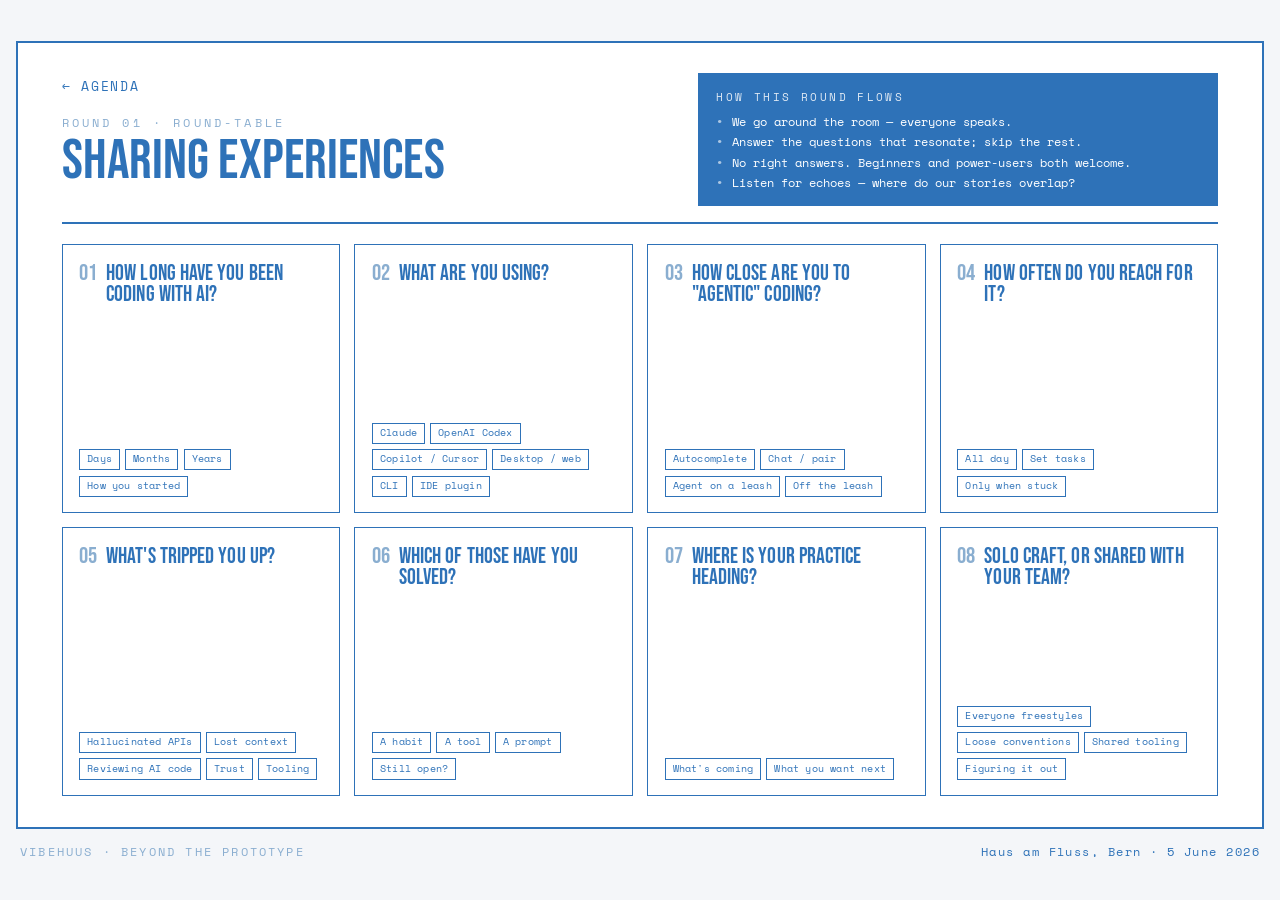
<file: presentations/sharing-experiences-onepage.html>
<!doctype html>
<html lang="en">
  <head>
    <meta charset="UTF-8" />
    <meta name="viewport" content="width=device-width, initial-scale=1.0" />
    <title>Vibehuus — Sharing Experiences (one page)</title>
    <link rel="icon" type="image/svg+xml" href="../favicon.svg" />
    <link
      rel="stylesheet"
      href="https://fonts.googleapis.com/css2?family=Bebas+Neue&family=Space+Mono:wght@400;700&display=swap"
    />
    <style>
      * {
        margin: 0;
        padding: 0;
        box-sizing: border-box;
      }

      :root {
        --blue: #2e72b8;
        --blue-deep: #1f5a99;
        --blue-dim: #8aaed0;
        --river: #75acd2;
        --bg: #ffffff;
        --page: #f4f6f9;
      }

      html,
      body {
        height: 100%;
        background: var(--page);
      }

      body {
        font-family: "Space Mono", ui-monospace, monospace;
        color: var(--blue);
        display: flex;
        flex-direction: column;
        align-items: center;
        justify-content: center;
        gap: clamp(8px, 1vw, 14px);
        padding: 16px;
      }

      .sheet {
        position: relative;
        width: 100%;
        max-width: min(1500px, calc((100vh - 32px) * 1900 / 1200));
        /* Height is capped to the visible viewport — minus room for the
           footer that now sits below the frame — so the whole thing always
           fits on screen without scrolling. */
        height: min(
          calc(100vh - 80px),
          calc((100vw - 32px) * 1200 / 1900)
        );
        background: var(--bg);
        border: 2px solid var(--blue);
        overflow: hidden;
        display: flex;
        flex-direction: column;
        padding: clamp(18px, 2.4vw, 48px) clamp(26px, 3.4vw, 64px);
      }

      /* ── HEADER ── back-link + title on the left, framing on the right ── */
      header {
        display: flex;
        align-items: flex-start;
        justify-content: space-between;
        gap: clamp(24px, 4vw, 70px);
        border-bottom: 2px solid var(--blue);
        padding-bottom: clamp(10px, 1.2vw, 18px);
        margin-bottom: clamp(12px, 1.6vw, 24px);
      }

      /* Back link — same treatment as the "← Vibehuus" link on the agenda page */
      .backlink {
        display: inline-block;
        font-size: clamp(11px, 1vw, 13px);
        letter-spacing: 0.14em;
        text-transform: uppercase;
        color: var(--blue);
        text-decoration: none;
        margin-bottom: clamp(10px, 1.3vw, 20px);
        transition: opacity 0.15s ease;
      }
      .backlink:hover {
        opacity: 0.6;
      }

      .head-left .eyebrow {
        font-size: clamp(10px, 0.95vw, 15px);
        letter-spacing: 0.26em;
        text-transform: uppercase;
        color: var(--blue-dim);
        margin-bottom: clamp(4px, 0.5vw, 9px);
      }
      .head-left h1 {
        font-family: "Bebas Neue", Impact, sans-serif;
        font-weight: 400;
        font-size: clamp(36px, 4.4vw, 80px);
        line-height: 0.86;
        letter-spacing: 0.002em;
      }

      /* "How this round flows" — wide top-right blue panel, mirroring the
         numbered-list slide from the multi-page deck ── */
      .how {
        flex: 0 1 52ch;
        max-width: 52ch;
        background: var(--blue);
        color: var(--bg);
        padding: clamp(11px, 1.2vw, 20px) clamp(14px, 1.4vw, 24px);
      }
      .how .how-eyebrow {
        font-size: clamp(9px, 0.85vw, 13px);
        letter-spacing: 0.22em;
        text-transform: uppercase;
        opacity: 0.85;
        margin-bottom: clamp(6px, 0.7vw, 11px);
      }
      .how-list {
        list-style: none;
      }
      .how-list li {
        display: flex;
        gap: clamp(7px, 0.7vw, 13px);
        font-size: clamp(9.5px, 0.9vw, 13.5px);
        line-height: 1.35;
        margin-bottom: clamp(3px, 0.4vw, 6px);
      }
      .how-list li:last-child {
        margin-bottom: 0;
      }
      .how-list li::before {
        content: "•";
        color: rgba(255, 255, 255, 0.6);
        font-weight: 700;
        flex: none;
      }

      /* ── QUESTION GRID ── all seven visible at once ── */
      .grid {
        flex: 1;
        min-height: 0;
        display: grid;
        grid-template-columns: repeat(4, 1fr);
        grid-auto-rows: 1fr;
        gap: clamp(10px, 1.1vw, 20px);
      }

      .card {
        position: relative;
        border: 1.5px solid var(--blue);
        padding: clamp(11px, 1.3vw, 22px) clamp(12px, 1.3vw, 22px)
          clamp(11px, 1.2vw, 20px);
        display: flex;
        flex-direction: column;
        overflow: hidden;
      }

      /* Number sits inline with the question title to save vertical space */
      .card-head {
        display: flex;
        align-items: baseline;
        gap: clamp(7px, 0.7vw, 14px);
      }
      .num {
        font-family: "Bebas Neue", Impact, sans-serif;
        font-size: clamp(18px, 1.8vw, 34px);
        line-height: 0.98;
        color: var(--blue-dim);
        flex: none;
      }
      .q {
        font-family: "Bebas Neue", Impact, sans-serif;
        font-size: clamp(16px, 1.7vw, 32px);
        line-height: 0.98;
        letter-spacing: 0.004em;
      }
      /* Proposal badges — labels boxed under each question */
      .chips {
        margin-top: auto;
        padding-top: clamp(8px, 1vw, 16px);
        display: flex;
        flex-wrap: wrap;
        gap: clamp(4px, 0.4vw, 7px);
      }
      .chips span {
        font-size: clamp(8.5px, 0.78vw, 12.5px);
        letter-spacing: 0.02em;
        line-height: 1.1;
        padding: clamp(2.5px, 0.32vw, 6px) clamp(6px, 0.55vw, 10px);
        border: 1.25px solid var(--blue);
        color: var(--blue);
        background: var(--bg);
      }

      /* ── BUBBLES ── river bubbles surfacing in the bottom-left ── */
      .drop {
        position: absolute;
        left: clamp(30px, 4vw, 76px);
        bottom: -10px;
        width: 7px;
        height: 7px;
        border-radius: 50%;
        background: var(--river);
        opacity: 0;
        animation: float 6s linear infinite;
      }
      .drop:nth-of-type(2) {
        left: calc(clamp(30px, 4vw, 76px) + 14px);
        animation-delay: -2s;
      }
      .drop:nth-of-type(3) {
        left: calc(clamp(30px, 4vw, 76px) + 28px);
        animation-delay: -4s;
      }
      @keyframes float {
        0% {
          transform: translateY(0);
          opacity: 0;
        }
        20%,
        80% {
          opacity: 0.7;
        }
        100% {
          transform: translateY(-22px);
          opacity: 0;
        }
      }

      /* ── FOOTER ── sits below the frame, at the foot of the page ── */
      footer {
        width: 100%;
        max-width: min(1500px, calc((100vh - 32px) * 1900 / 1200));
        display: flex;
        align-items: center;
        justify-content: space-between;
        gap: 16px;
        padding: 0 4px;
        font-size: clamp(10px, 0.95vw, 14px);
        letter-spacing: 0.12em;
      }
      footer .left {
        text-transform: uppercase;
        color: var(--blue-dim);
        letter-spacing: 0.18em;
      }
      footer .right {
        color: var(--blue);
      }

      /* Below this width the poster ratio is dropped: the sheet flows to its
         natural content height and the page scrolls, so cards are never
         squashed into a fixed-height grid. */
      @media (max-width: 1024px) {
        html,
        body {
          height: auto;
        }
        body {
          justify-content: flex-start;
        }
        .sheet {
          height: auto;
          min-height: 0;
        }
        header {
          flex-direction: column;
          align-items: flex-start;
        }
        .how {
          flex: none;
          width: 100%;
          max-width: none;
        }
        .grid {
          grid-template-columns: repeat(2, 1fr);
          grid-auto-rows: auto;
        }
        .card {
          min-height: clamp(96px, 20vw, 150px);
        }
      }
      @media (max-width: 600px) {
        .grid {
          grid-template-columns: 1fr;
        }
        .card {
          min-height: 0;
        }
      }
    </style>
  </head>
  <body>
    <div class="sheet">
      <header>
        <div class="head-left">
          <a class="backlink" href="../20260605/agenda/">&larr; Agenda</a>
          <div class="eyebrow">Round 01 · Round-table</div>
          <h1>Sharing experiences</h1>
        </div>
        <div class="how">
          <div class="how-eyebrow">How this round flows</div>
          <ol class="how-list">
            <li>We go around the room — everyone speaks.</li>
            <li>Answer the questions that resonate; skip the rest.</li>
            <li>No right answers. Beginners and power-users both welcome.</li>
            <li>Listen for echoes — where do our stories overlap?</li>
          </ol>
        </div>
      </header>

      <div class="grid">
        <div class="card">
          <div class="card-head">
            <div class="num">01</div>
            <div class="q">How long have you been coding with AI?</div>
          </div>
          <div class="chips">
            <span>Days</span>
            <span>Months</span>
            <span>Years</span>
            <span>How you started</span>
          </div>
        </div>

        <div class="card">
          <div class="card-head">
            <div class="num">02</div>
            <div class="q">What are you using?</div>
          </div>
          <div class="chips">
            <span>Claude</span>
            <span>OpenAI Codex</span>
            <span>Copilot / Cursor</span>
            <span>Desktop / web</span>
            <span>CLI</span>
            <span>IDE plugin</span>
          </div>
        </div>

        <div class="card">
          <div class="card-head">
            <div class="num">03</div>
            <div class="q">How close are you to "agentic" coding?</div>
          </div>
          <div class="chips">
            <span>Autocomplete</span>
            <span>Chat / pair</span>
            <span>Agent on a leash</span>
            <span>Off the leash</span>
          </div>
        </div>

        <div class="card">
          <div class="card-head">
            <div class="num">04</div>
            <div class="q">How often do you reach for it?</div>
          </div>
          <div class="chips">
            <span>All day</span>
            <span>Set tasks</span>
            <span>Only when stuck</span>
          </div>
        </div>

        <div class="card">
          <div class="card-head">
            <div class="num">05</div>
            <div class="q">What's tripped you up?</div>
          </div>
          <div class="chips">
            <span>Hallucinated APIs</span>
            <span>Lost context</span>
            <span>Reviewing AI code</span>
            <span>Trust</span>
            <span>Tooling</span>
          </div>
        </div>

        <div class="card">
          <div class="card-head">
            <div class="num">06</div>
            <div class="q">Which of those have you solved?</div>
          </div>
          <div class="chips">
            <span>A habit</span>
            <span>A tool</span>
            <span>A prompt</span>
            <span>Still open?</span>
          </div>
        </div>

        <div class="card">
          <div class="card-head">
            <div class="num">07</div>
            <div class="q">Where is your practice heading?</div>
          </div>
          <div class="chips">
            <span>What's coming</span>
            <span>What you want next</span>
          </div>
        </div>

        <div class="card">
          <div class="card-head">
            <div class="num">08</div>
            <div class="q">Solo craft, or shared with your team?</div>
          </div>
          <div class="chips">
            <span>Everyone freestyles</span>
            <span>Loose conventions</span>
            <span>Shared tooling</span>
            <span>Figuring it out</span>
          </div>
        </div>
      </div>

      <span class="drop"></span>
      <span class="drop"></span>
      <span class="drop"></span>
    </div>

    <footer>
      <span class="left">Vibehuus · Beyond the prototype</span>
      <span class="right">Haus am Fluss, Bern · 5 June 2026</span>
    </footer>
  </body>
</html>
</file>
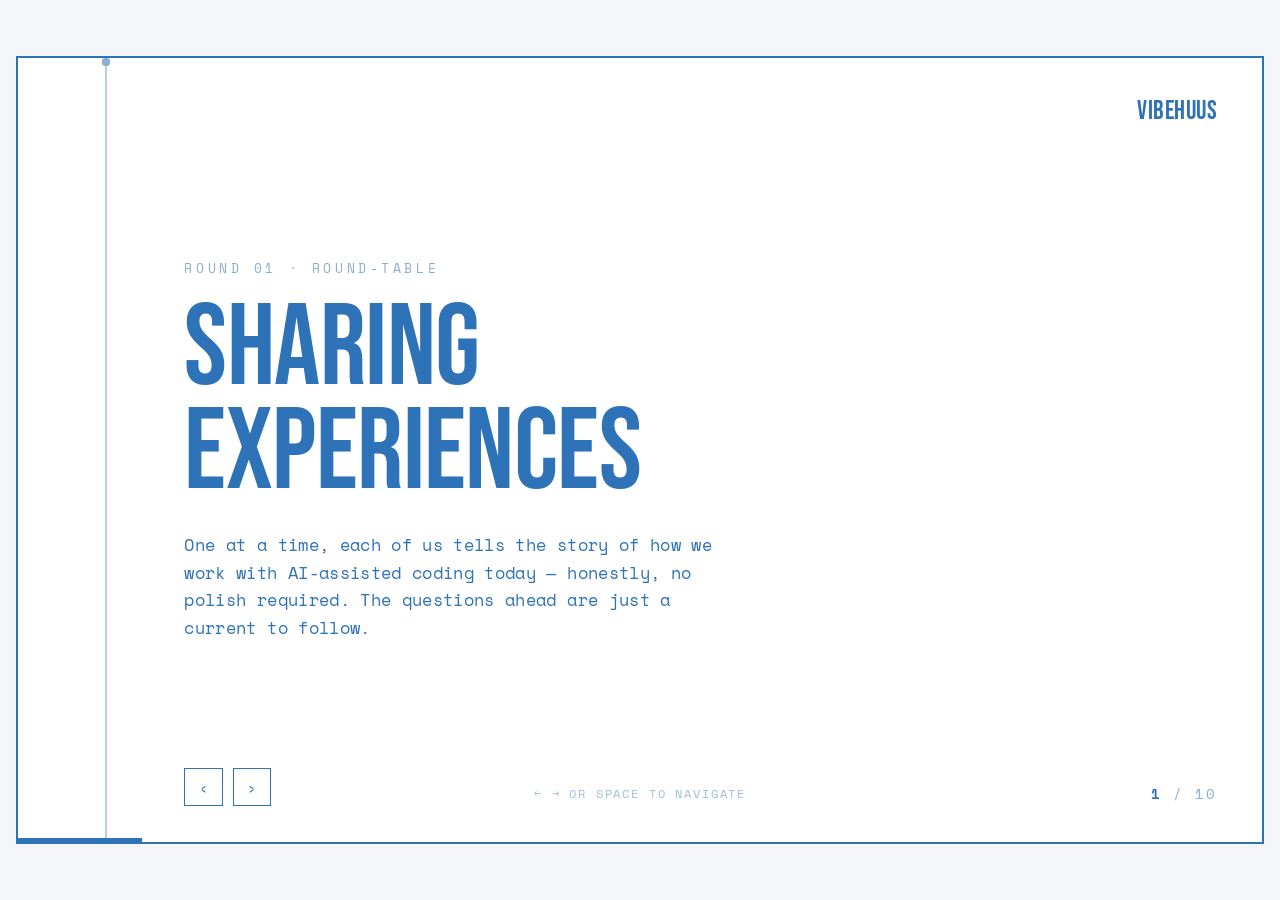
<file: presentations/sharing-experiences.html>
<!doctype html>
<html lang="en">
  <head>
    <meta charset="UTF-8" />
    <meta name="viewport" content="width=device-width, initial-scale=1.0" />
    <title>Vibehuus — Sharing Experiences</title>
    <link rel="icon" type="image/svg+xml" href="../favicon.svg" />
    <link
      rel="stylesheet"
      href="https://fonts.googleapis.com/css2?family=Bebas+Neue&family=Space+Mono:wght@400;700&display=swap"
    />
    <style>
      * {
        margin: 0;
        padding: 0;
        box-sizing: border-box;
      }

      :root {
        --blue: #2e72b8;
        --blue-deep: #1f5a99;
        --blue-dim: #8aaed0;
        --river: #75acd2;
        --bg: #ffffff;
        --page: #f4f6f9;
      }

      html,
      body {
        height: 100%;
        background: var(--page);
      }

      body {
        font-family: "Space Mono", ui-monospace, monospace;
        color: var(--blue);
        display: flex;
        align-items: center;
        justify-content: center;
        padding: 16px;
        overflow: hidden;
      }

      /* ── DECK FRAME ── mirrors the poster: white sheet, blue rule ── */
      .deck {
        position: relative;
        width: 100%;
        max-width: min(1500px, calc((100vh - 32px) * 1900 / 1200));
        aspect-ratio: 1900 / 1200;
        background: var(--bg);
        border: 2px solid var(--blue);
        overflow: hidden;
      }

      /* Flowing river accent down the left margin — ties slides to the map */
      .river-rail {
        position: absolute;
        top: 0;
        bottom: 0;
        left: 7%;
        width: 2px;
        background: var(--river);
        opacity: 0.55;
        z-index: 1;
      }
      .river-rail .drop {
        position: absolute;
        left: -3px;
        width: 8px;
        height: 8px;
        border-radius: 50%;
        background: var(--blue);
        animation: flow 5.5s linear infinite;
      }
      .river-rail .drop:nth-child(2) {
        animation-delay: -1.8s;
      }
      .river-rail .drop:nth-child(3) {
        animation-delay: -3.6s;
      }
      @keyframes flow {
        from {
          top: -3%;
          opacity: 0;
        }
        12% {
          opacity: 0.9;
        }
        88% {
          opacity: 0.9;
        }
        to {
          top: 103%;
          opacity: 0;
        }
      }

      /* ── SLIDES ── */
      .slide {
        position: absolute;
        inset: 0;
        display: none;
        flex-direction: column;
        justify-content: center;
        padding: clamp(40px, 6vw, 110px) clamp(48px, 8vw, 150px)
          clamp(40px, 6vw, 110px) clamp(80px, 13vw, 230px);
        z-index: 2;
      }
      .slide.active {
        display: flex;
        animation: rise 0.45s ease both;
      }
      @keyframes rise {
        from {
          opacity: 0;
          transform: translateY(14px);
        }
        to {
          opacity: 1;
          transform: translateY(0);
        }
      }

      .eyebrow {
        font-size: clamp(11px, 1vw, 16px);
        letter-spacing: 0.28em;
        text-transform: uppercase;
        color: var(--blue-dim);
        margin-bottom: clamp(12px, 1.6vw, 24px);
      }

      .q-number {
        font-family: "Bebas Neue", Impact, sans-serif;
        font-size: clamp(34px, 4vw, 64px);
        line-height: 0.9;
        color: var(--blue-dim);
        margin-bottom: clamp(6px, 0.8vw, 14px);
      }

      .headline {
        font-family: "Bebas Neue", Impact, sans-serif;
        font-weight: 400;
        font-size: clamp(48px, 6.4vw, 118px);
        line-height: 0.9;
        letter-spacing: -0.005em;
      }

      h1.headline {
        font-size: clamp(64px, 9vw, 168px);
      }

      .question {
        font-family: "Bebas Neue", Impact, sans-serif;
        font-size: clamp(38px, 4.8vw, 92px);
        line-height: 0.96;
        letter-spacing: 0.005em;
        max-width: 20ch;
      }

      .sub {
        font-size: clamp(14px, 1.35vw, 22px);
        line-height: 1.6;
        letter-spacing: 0.02em;
        margin-top: clamp(16px, 2vw, 32px);
        max-width: 56ch;
        color: var(--blue);
      }

      /* Prompt chips — the smaller probing follow-ups under each question */
      .prompts {
        display: flex;
        flex-wrap: wrap;
        gap: clamp(8px, 0.9vw, 14px);
        margin-top: clamp(20px, 2.6vw, 40px);
        max-width: 60ch;
      }
      .prompts span {
        font-size: clamp(11px, 1.05vw, 16px);
        letter-spacing: 0.04em;
        padding: clamp(6px, 0.7vw, 10px) clamp(11px, 1.1vw, 18px);
        border: 1.5px solid var(--blue);
        color: var(--blue);
        background: var(--bg);
        white-space: nowrap;
      }

      .agenda {
        margin-top: clamp(18px, 2vw, 30px);
        list-style: none;
        counter-reset: q;
      }
      .agenda li {
        font-size: clamp(15px, 1.5vw, 25px);
        line-height: 1.9;
        letter-spacing: 0.01em;
        counter-increment: q;
      }
      .agenda li::before {
        content: counter(q, decimal-leading-zero);
        font-weight: 700;
        color: var(--blue-dim);
        margin-right: 0.8em;
      }

      /* ── CHROME: counter + nav + brand ── */
      .brand {
        position: absolute;
        top: clamp(22px, 3vw, 46px);
        right: clamp(28px, 3.5vw, 60px);
        font-family: "Bebas Neue", Impact, sans-serif;
        font-size: clamp(22px, 2vw, 38px);
        letter-spacing: 0.02em;
        color: var(--blue);
        z-index: 4;
      }

      .counter {
        position: absolute;
        bottom: clamp(22px, 3vw, 46px);
        right: clamp(28px, 3.5vw, 60px);
        font-size: clamp(12px, 1.1vw, 17px);
        letter-spacing: 0.14em;
        color: var(--blue-dim);
        z-index: 4;
      }
      .counter b {
        color: var(--blue);
        font-weight: 700;
      }

      .nav {
        position: absolute;
        bottom: clamp(20px, 2.8vw, 44px);
        left: clamp(80px, 13vw, 230px);
        display: flex;
        gap: 10px;
        z-index: 4;
      }
      .nav button {
        font-family: "Space Mono", monospace;
        font-size: clamp(13px, 1.2vw, 18px);
        width: clamp(34px, 3vw, 46px);
        height: clamp(34px, 3vw, 46px);
        border: 1.5px solid var(--blue);
        background: var(--bg);
        color: var(--blue);
        cursor: pointer;
        transition: background 0.15s ease, color 0.15s ease;
      }
      .nav button:hover {
        background: var(--blue);
        color: var(--bg);
      }

      .progress {
        position: absolute;
        bottom: 0;
        left: 0;
        height: 4px;
        background: var(--blue);
        transition: width 0.4s ease;
        z-index: 4;
      }

      .hint {
        position: absolute;
        bottom: clamp(24px, 3.1vw, 48px);
        left: 50%;
        transform: translateX(-50%);
        font-size: clamp(10px, 0.9vw, 13px);
        letter-spacing: 0.16em;
        text-transform: uppercase;
        color: var(--blue-dim);
        z-index: 3;
        opacity: 0.8;
      }

      @media (max-width: 720px) {
        .deck {
          aspect-ratio: auto;
          height: calc(100vh - 32px);
        }
        .slide {
          padding: 70px 28px 90px 54px;
          justify-content: center;
        }
        .river-rail {
          left: 26px;
        }
        .nav {
          left: 54px;
        }
        .prompts span {
          white-space: normal;
        }
        .hint {
          display: none;
        }
      }
    </style>
  </head>
  <body>
    <div class="deck">
      <div class="river-rail">
        <div class="drop"></div>
        <div class="drop"></div>
        <div class="drop"></div>
      </div>

      <div class="brand">Vibehuus</div>

      <!-- 1 · Title -->
      <section class="slide">
        <div class="eyebrow">Round 01 · Round-table</div>
        <h1 class="headline">Sharing<br />experiences</h1>
        <p class="sub">
          One at a time, each of us tells the story of how we work with
          AI-assisted coding today — honestly, no polish required. The questions
          ahead are just a current to follow.
        </p>
      </section>

      <!-- 2 · How it works -->
      <section class="slide">
        <div class="eyebrow">How this round flows</div>
        <div class="headline">A few minutes each</div>
        <ul class="agenda">
          <li>We go around the room — everyone speaks.</li>
          <li>Answer the questions that resonate; skip the rest.</li>
          <li>No right answers. Beginners and power-users both welcome.</li>
          <li>Listen for echoes — where do our stories overlap?</li>
        </ul>
      </section>

      <!-- 3 · Q1 experience -->
      <section class="slide">
        <div class="q-number">01</div>
        <div class="question">How long have you been coding with AI?</div>
        <div class="prompts">
          <span>Days, months, years?</span>
          <span>How did you start?</span>
          <span>What hooked you — or didn't?</span>
        </div>
      </section>

      <!-- 4 · Q2 agentic -->
      <section class="slide">
        <div class="q-number">02</div>
        <div class="question">How close are you to "agentic" coding?</div>
        <p class="sub">
          From autocomplete, to chatting with a model, to handing an agent a
          task and letting it run — where do you sit on that spectrum?
        </p>
        <div class="prompts">
          <span>Autocomplete</span>
          <span>Chat / pair</span>
          <span>Agent on a leash</span>
          <span>Agent off the leash</span>
        </div>
      </section>

      <!-- 5 · Q3 frequency -->
      <section class="slide">
        <div class="q-number">03</div>
        <div class="question">How often do you reach for it?</div>
        <div class="prompts">
          <span>Every day, all day?</span>
          <span>For specific tasks?</span>
          <span>Only when stuck?</span>
        </div>
      </section>

      <!-- 6 · Q4 issues -->
      <section class="slide">
        <div class="q-number">04</div>
        <div class="question">What's tripped you up?</div>
        <p class="sub">
          The friction, the frustrations, the moments you nearly closed the
          laptop.
        </p>
        <div class="prompts">
          <span>Hallucinated APIs</span>
          <span>Lost context</span>
          <span>Reviewing AI code</span>
          <span>Trust &amp; correctness</span>
          <span>Tooling &amp; setup</span>
        </div>
      </section>

      <!-- 7 · Q5 solved -->
      <section class="slide">
        <div class="q-number">05</div>
        <div class="question">Which of those have you solved?</div>
        <div class="prompts">
          <span>What actually worked?</span>
          <span>A habit, a tool, a prompt?</span>
          <span>What's still unsolved?</span>
        </div>
      </section>

      <!-- 8 · Q6 improvements -->
      <section class="slide">
        <div class="q-number">06</div>
        <div class="question">Where is your own practice heading?</div>
        <p class="sub">
          The improvements you can already feel coming — in how you work, what
          you trust the machine with, what you want to get better at next.
        </p>
      </section>

      <!-- 9 · Q7 team alignment -->
      <section class="slide">
        <div class="q-number">07</div>
        <div class="question">Solo craft, or shared with your team?</div>
        <p class="sub">
          Is this something you each figure out alone — or does your team have
          shared conventions, tooling, and alignment around how to use it?
        </p>
        <div class="prompts">
          <span>Everyone freestyles</span>
          <span>Loose conventions</span>
          <span>Shared tooling &amp; rules</span>
          <span>Still figuring it out</span>
        </div>
      </section>

      <!-- 10 · Closing -->
      <section class="slide">
        <div class="eyebrow">And now — let's listen</div>
        <div class="headline">Your turn,<br />the floor is open</div>
        <p class="sub">
          Keep these in mind as the others speak. The overlaps we find here set
          up everything that follows today.
        </p>
      </section>

      <div class="counter"><b id="cur">1</b> / <span id="total">10</span></div>
      <div class="nav">
        <button id="prev" aria-label="Previous slide">‹</button>
        <button id="next" aria-label="Next slide">›</button>
      </div>
      <div class="hint">← → or space to navigate</div>
      <div class="progress" id="progress"></div>
    </div>

    <script>
      (() => {
        const slides = [...document.querySelectorAll(".slide")];
        const curEl = document.getElementById("cur");
        const totalEl = document.getElementById("total");
        const progress = document.getElementById("progress");
        let i = 0;
        totalEl.textContent = slides.length;

        const show = (n) => {
          i = Math.max(0, Math.min(slides.length - 1, n));
          slides.forEach((s, k) => s.classList.toggle("active", k === i));
          curEl.textContent = i + 1;
          progress.style.width = ((i + 1) / slides.length) * 100 + "%";
        };

        document.getElementById("next").onclick = () => show(i + 1);
        document.getElementById("prev").onclick = () => show(i - 1);
        addEventListener("keydown", (e) => {
          if (["ArrowRight", "ArrowDown", " ", "PageDown"].includes(e.key)) {
            e.preventDefault();
            show(i + 1);
          } else if (
            ["ArrowLeft", "ArrowUp", "PageUp"].includes(e.key)
          ) {
            e.preventDefault();
            show(i - 1);
          } else if (e.key === "Home") show(0);
          else if (e.key === "End") show(slides.length - 1);
        });
        // Tap right/left half of the deck to advance on touch devices
        document.querySelector(".deck").addEventListener("click", (e) => {
          if (e.target.closest(".nav") || e.target.closest("a")) return;
          const r = e.currentTarget.getBoundingClientRect();
          show(e.clientX - r.left < r.width / 2 ? i - 1 : i + 1);
        });

        show(0);
      })();
    </script>
  </body>
</html>
</file>
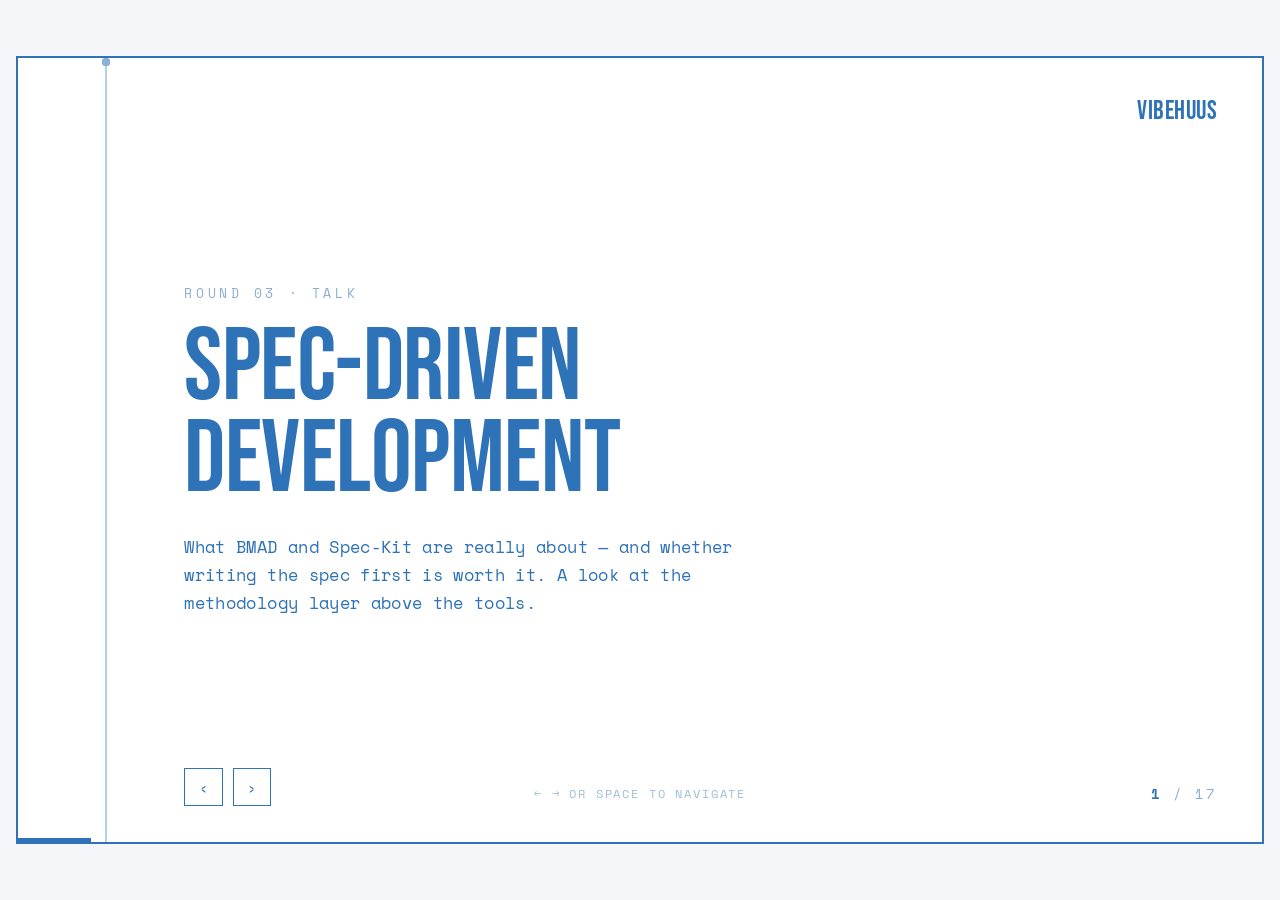
<file: presentations/spec-driven-development.html>
<!doctype html>
<html lang="en">
  <head>
    <meta charset="UTF-8" />
    <meta name="viewport" content="width=device-width, initial-scale=1.0" />
    <title>Vibehuus — Spec-Driven Development</title>
    <link rel="icon" type="image/svg+xml" href="../favicon.svg" />
    <link
      rel="stylesheet"
      href="https://fonts.googleapis.com/css2?family=Bebas+Neue&family=Space+Mono:wght@400;700&display=swap"
    />
    <style>
      * {
        margin: 0;
        padding: 0;
        box-sizing: border-box;
      }

      :root {
        --blue: #2e72b8;
        --blue-deep: #1f5a99;
        --blue-dim: #8aaed0;
        --river: #75acd2;
        --bg: #ffffff;
        --page: #f4f6f9;
      }

      html,
      body {
        height: 100%;
        background: var(--page);
      }

      body {
        font-family: "Space Mono", ui-monospace, monospace;
        color: var(--blue);
        display: flex;
        align-items: center;
        justify-content: center;
        padding: 16px;
        overflow: hidden;
      }

      /* ── DECK FRAME ── mirrors the poster: white sheet, blue rule ── */
      .deck {
        position: relative;
        width: 100%;
        max-width: min(1500px, calc((100vh - 32px) * 1900 / 1200));
        aspect-ratio: 1900 / 1200;
        background: var(--bg);
        border: 2px solid var(--blue);
        overflow: hidden;
      }

      /* Flowing river accent down the left margin — ties slides to the map */
      .river-rail {
        position: absolute;
        top: 0;
        bottom: 0;
        left: 7%;
        width: 2px;
        background: var(--river);
        opacity: 0.55;
        z-index: 1;
      }
      .river-rail .drop {
        position: absolute;
        left: -3px;
        width: 8px;
        height: 8px;
        border-radius: 50%;
        background: var(--blue);
        animation: flow 5.5s linear infinite;
      }
      .river-rail .drop:nth-child(2) {
        animation-delay: -1.8s;
      }
      .river-rail .drop:nth-child(3) {
        animation-delay: -3.6s;
      }
      @keyframes flow {
        from {
          top: -3%;
          opacity: 0;
        }
        12% {
          opacity: 0.9;
        }
        88% {
          opacity: 0.9;
        }
        to {
          top: 103%;
          opacity: 0;
        }
      }

      /* ── SLIDES ── */
      .slide {
        position: absolute;
        inset: 0;
        display: none;
        flex-direction: column;
        justify-content: center;
        padding: clamp(40px, 6vw, 110px) clamp(48px, 8vw, 150px)
          clamp(40px, 6vw, 110px) clamp(80px, 13vw, 230px);
        z-index: 2;
      }
      .slide.active {
        display: flex;
        animation: rise 0.45s ease both;
      }
      @keyframes rise {
        from {
          opacity: 0;
          transform: translateY(14px);
        }
        to {
          opacity: 1;
          transform: translateY(0);
        }
      }

      .eyebrow {
        font-size: clamp(11px, 1vw, 16px);
        letter-spacing: 0.28em;
        text-transform: uppercase;
        color: var(--blue-dim);
        margin-bottom: clamp(12px, 1.6vw, 24px);
      }

      .step {
        font-family: "Bebas Neue", Impact, sans-serif;
        font-size: clamp(34px, 4vw, 64px);
        line-height: 0.9;
        color: var(--blue-dim);
        margin-bottom: clamp(6px, 0.8vw, 14px);
      }

      .headline {
        font-family: "Bebas Neue", Impact, sans-serif;
        font-weight: 400;
        font-size: clamp(48px, 6.4vw, 118px);
        line-height: 0.9;
        letter-spacing: -0.005em;
      }

      h1.headline {
        font-size: clamp(56px, 8vw, 150px);
      }

      .question {
        font-family: "Bebas Neue", Impact, sans-serif;
        font-size: clamp(38px, 4.8vw, 92px);
        line-height: 0.96;
        letter-spacing: 0.005em;
        max-width: 20ch;
      }

      .sub {
        font-size: clamp(14px, 1.35vw, 22px);
        line-height: 1.6;
        letter-spacing: 0.02em;
        margin-top: clamp(16px, 2vw, 32px);
        max-width: 58ch;
        color: var(--blue);
      }
      .sub strong {
        color: var(--blue-deep);
      }

      /* Prompt chips — small probing follow-ups / labels */
      .prompts {
        display: flex;
        flex-wrap: wrap;
        gap: clamp(8px, 0.9vw, 14px);
        margin-top: clamp(20px, 2.6vw, 40px);
        max-width: 62ch;
      }
      .prompts span {
        font-size: clamp(11px, 1.05vw, 16px);
        letter-spacing: 0.04em;
        padding: clamp(6px, 0.7vw, 10px) clamp(11px, 1.1vw, 18px);
        border: 1.5px solid var(--blue);
        color: var(--blue);
        background: var(--bg);
        white-space: nowrap;
      }

      /* Mono "terminal" tag for inline keywords */
      .cmd {
        font-weight: 700;
        color: var(--blue-deep);
      }

      /* Repo link chip */
      .link {
        display: inline-block;
        margin-top: clamp(16px, 2vw, 30px);
        font-size: clamp(12px, 1.1vw, 17px);
        letter-spacing: 0.03em;
        color: var(--blue-deep);
        text-decoration: none;
        border-bottom: 1.5px solid var(--blue-dim);
        padding-bottom: 2px;
        transition: border-color 0.15s ease;
      }
      .link:hover {
        border-color: var(--blue-deep);
      }

      /* File-tree "view" of an ideal spec-driven PR */
      .tree {
        margin-top: clamp(14px, 1.8vw, 26px);
        border: 1.5px solid var(--blue);
        background: var(--bg);
        max-width: 68ch;
      }
      .tree-bar {
        background: var(--blue);
        color: var(--bg);
        font-size: clamp(9px, 0.85vw, 13px);
        letter-spacing: 0.14em;
        text-transform: uppercase;
        padding: clamp(6px, 0.7vw, 10px) clamp(12px, 1.2vw, 20px);
      }
      .tree pre {
        margin: 0;
        padding: clamp(12px, 1.3vw, 22px) clamp(14px, 1.5vw, 24px);
        font-family: "Space Mono", ui-monospace, monospace;
        font-size: clamp(10.5px, 1vw, 15px);
        line-height: 1.7;
        white-space: pre;
        overflow-x: auto;
      }
      .tree .a {
        color: var(--blue-dim);
      } /* annotation */
      .tree .r {
        color: var(--blue-deep);
        font-weight: 700;
      } /* requirement artifact */

      /* Spec flow — write → plan → tasks → code, shown as a pipeline */
      .flow {
        display: flex;
        flex-wrap: wrap;
        align-items: stretch;
        gap: clamp(8px, 0.9vw, 16px);
        margin-top: clamp(22px, 2.8vw, 44px);
      }
      .flow .stage {
        flex: 1 1 0;
        min-width: clamp(110px, 12vw, 200px);
        border: 1.5px solid var(--blue);
        padding: clamp(12px, 1.3vw, 22px);
        display: flex;
        flex-direction: column;
        gap: 0.4em;
      }
      .flow .stage.hi {
        background: var(--blue);
        color: var(--bg);
      }
      .flow .stage .k {
        font-family: "Bebas Neue", Impact, sans-serif;
        font-size: clamp(22px, 2.2vw, 40px);
        line-height: 0.95;
      }
      .flow .stage .d {
        font-size: clamp(10px, 0.95vw, 14px);
        letter-spacing: 0.02em;
        line-height: 1.35;
      }

      .agenda {
        margin-top: clamp(18px, 2vw, 30px);
        list-style: none;
        max-width: 62ch;
      }
      .agenda li {
        font-size: clamp(15px, 1.5vw, 25px);
        line-height: 1.8;
        letter-spacing: 0.01em;
        display: flex;
        gap: 0.7em;
      }
      .agenda li::before {
        content: "→";
        color: var(--blue-dim);
        flex: none;
      }
      .agenda .a {
        color: var(--blue-dim);
      }

      /* ── AUDIENCE-QUESTION SLIDES ── inverted blue panel, a pause to talk ── */
      .slide.ask {
        background: var(--blue);
        color: var(--bg);
        z-index: 3;
      }
      .slide.ask .eyebrow {
        color: rgba(255, 255, 255, 0.72);
      }
      .slide.ask .question {
        color: var(--bg);
      }
      .slide.ask .sub {
        color: rgba(255, 255, 255, 0.92);
      }
      .slide.ask .prompts span {
        border-color: rgba(255, 255, 255, 0.85);
        color: var(--bg);
        background: transparent;
      }
      .ask-badge {
        display: inline-flex;
        align-items: center;
        gap: 0.5em;
        font-size: clamp(11px, 1vw, 16px);
        letter-spacing: 0.28em;
        text-transform: uppercase;
        color: rgba(255, 255, 255, 0.72);
        margin-bottom: clamp(12px, 1.6vw, 24px);
      }
      .ask-badge::before {
        content: "";
        width: clamp(8px, 0.8vw, 12px);
        height: clamp(8px, 0.8vw, 12px);
        border-radius: 50%;
        background: var(--bg);
      }

      /* ── CHROME: counter + nav + brand ── */
      .brand {
        position: absolute;
        top: clamp(22px, 3vw, 46px);
        right: clamp(28px, 3.5vw, 60px);
        font-family: "Bebas Neue", Impact, sans-serif;
        font-size: clamp(22px, 2vw, 38px);
        letter-spacing: 0.02em;
        color: var(--blue);
        z-index: 4;
      }

      .counter {
        position: absolute;
        bottom: clamp(22px, 3vw, 46px);
        right: clamp(28px, 3.5vw, 60px);
        font-size: clamp(12px, 1.1vw, 17px);
        letter-spacing: 0.14em;
        color: var(--blue-dim);
        z-index: 4;
      }
      .counter b {
        color: var(--blue);
        font-weight: 700;
      }

      .nav {
        position: absolute;
        bottom: clamp(20px, 2.8vw, 44px);
        left: clamp(80px, 13vw, 230px);
        display: flex;
        gap: 10px;
        z-index: 4;
      }
      .nav button {
        font-family: "Space Mono", monospace;
        font-size: clamp(13px, 1.2vw, 18px);
        width: clamp(34px, 3vw, 46px);
        height: clamp(34px, 3vw, 46px);
        border: 1.5px solid var(--blue);
        background: var(--bg);
        color: var(--blue);
        cursor: pointer;
        transition: background 0.15s ease, color 0.15s ease;
      }
      .nav button:hover {
        background: var(--blue);
        color: var(--bg);
      }

      .progress {
        position: absolute;
        bottom: 0;
        left: 0;
        height: 4px;
        background: var(--blue);
        transition: width 0.4s ease;
        z-index: 5;
      }

      .hint {
        position: absolute;
        bottom: clamp(24px, 3.1vw, 48px);
        left: 50%;
        transform: translateX(-50%);
        font-size: clamp(10px, 0.9vw, 13px);
        letter-spacing: 0.16em;
        text-transform: uppercase;
        color: var(--blue-dim);
        z-index: 3;
        opacity: 0.8;
      }

      @media (max-width: 720px) {
        .deck {
          aspect-ratio: auto;
          height: calc(100vh - 32px);
        }
        .slide {
          padding: 70px 28px 90px 54px;
          justify-content: center;
        }
        .river-rail {
          left: 26px;
        }
        .nav {
          left: 54px;
        }
        .prompts span {
          white-space: normal;
        }
        .flow {
          flex-direction: column;
        }
        .hint {
          display: none;
        }
      }
    </style>
  </head>
  <body>
    <div class="deck">
      <div class="river-rail">
        <div class="drop"></div>
        <div class="drop"></div>
        <div class="drop"></div>
      </div>

      <div class="brand">Vibehuus</div>

      <!-- 1 · Title -->
      <section class="slide">
        <div class="eyebrow">Round 03 · Talk</div>
        <h1 class="headline">Spec-driven<br />development</h1>
        <p class="sub">
          What BMAD and Spec-Kit are really about — and whether writing the spec
          first is worth it. A look at the methodology layer above the tools.
        </p>
      </section>

      <!-- 2 · The problem -->
      <section class="slide">
        <div class="eyebrow">Why this exists</div>
        <div class="headline">Vibecoding<br />breaks at scale</div>
        <p class="sub">
          Prompt, generate, fix, repeat — fast and fun on a small feature. But
          the intent lives only in the chat history. Nobody can review what you
          <em>meant</em>, the code drifts from it, and a second agent has no idea
          what the first one was building toward.
        </p>
      </section>

      <!-- 3 · AUDIENCE -->
      <section class="slide ask">
        <div class="ask-badge">Over to you</div>
        <div class="question">Where has vibecoding bitten you?</div>
        <p class="sub">
          The moment it went sideways on something real — lost intent, a refactor
          that unravelled, a teammate who couldn't follow what the AI did.
        </p>
        <div class="prompts">
          <span>Lost the thread</span>
          <span>Couldn't review it</span>
          <span>Code drifted</span>
          <span>Never bitten — yet</span>
        </div>
      </section>

      <!-- 4 · Why now (history) -->
      <section class="slide">
        <div class="eyebrow">Why now · 1 of 2</div>
        <div class="headline">We already<br />knew how</div>
        <p class="sub">
          Requirements engineering, UML, BPMN — software engineering taught all
          of it. Then we mostly dropped it. Heavy upfront modeling went stale the
          moment the code moved, locked in decisions before we'd learned
          anything, and cost too much to maintain. Agile won, for good reasons.
        </p>
      </section>

      <!-- 5 · Why now (the inversion) -->
      <section class="slide">
        <div class="eyebrow">Why now · 2 of 2</div>
        <div class="headline">Those reasons<br />just expired</div>
        <p class="sub">
          LLMs collapse the cost of <strong>producing</strong> requirements — and,
          crucially, of <strong>regenerating</strong> them. That kills the
          staleness objection: the spec becomes a living document, re-derived as
          you learn, not a frozen waterfall artifact. And agents need intent made
          explicit <em>more</em> than human teams ever did — they can't fill the
          gaps with tacit knowledge.
        </p>
        <div class="prompts">
          <span>Cheap to write</span>
          <span>Cheap to keep true</span>
          <span>Iterative, not waterfall</span>
        </div>
      </section>

      <!-- 6 · The core idea -->
      <section class="slide">
        <div class="eyebrow">The one idea</div>
        <div class="headline">The spec is the<br />source of truth</div>
        <p class="sub">
          Flip the order. You write down <em>what</em> you want before any code
          exists, and that written spec — not the code — becomes the contract.
          <strong>The code is just an artifact</strong>: it should be safe to
          delete and regenerate from the spec.
        </p>
      </section>

      <!-- 7 · Why it works (targeting) -->
      <section class="slide">
        <div class="eyebrow">Why it works</div>
        <div class="headline">Shrink the<br />realm of possibles</div>
        <p class="sub">
          An agent doesn't retrieve your solution — it <em>samples</em> from a
          space of plausible ones. Every unstated constraint is a degree of
          freedom it fills from its training prior, not your intent. A spec
          collapses that space until the model's most likely output lands on your
          bullseye. Requirements engineering is
          <strong>prompt engineering at project scale</strong> — persistent,
          shared, reviewable.
        </p>
        <div class="prompts">
          <span>Fewer degrees of freedom</span>
          <span>Constrain where it can't read your mind</span>
          <span>Leave slack where it beats you</span>
        </div>
      </section>

      <!-- 8 · The loop -->
      <section class="slide">
        <div class="eyebrow">How it flows</div>
        <div class="headline">Spec → plan → tasks → code</div>
        <div class="flow">
          <div class="stage hi">
            <div class="k">Spec</div>
            <div class="d">What you want. The contract.</div>
          </div>
          <div class="stage">
            <div class="k">Plan</div>
            <div class="d">How to build it.</div>
          </div>
          <div class="stage">
            <div class="k">Tasks</div>
            <div class="d">Broken into steps.</div>
          </div>
          <div class="stage">
            <div class="k">Code</div>
            <div class="d">The artifact. Regenerable.</div>
          </div>
        </div>
        <p class="sub">
          Only the last box is what the agent writes. The first three are where
          the thinking — and the reviewing — happens.
        </p>
      </section>

      <!-- 9 · AUDIENCE -->
      <section class="slide ask">
        <div class="ask-badge">Quick show of hands</div>
        <div class="question">Do you write anything down before you prompt?</div>
        <p class="sub">
          A ticket, a paragraph, a rough plan — or do you just start typing and
          see what comes back?
        </p>
      </section>

      <!-- 10 · Spec-Kit -->
      <section class="slide">
        <div class="eyebrow">In the wild · one tool that does this</div>
        <div class="headline">Spec-Kit</div>
        <p class="sub">
          GitHub's open-source toolkit. It gives you a structured
          <span class="cmd">spec → plan → tasks</span> process that bolts onto the
          agent you already use — Claude Code, Copilot, Gemini CLI. You describe
          intent; it scaffolds the spec, the plan, and the task breakdown the
          agent then builds against.
        </p>
        <a class="link" href="https://github.com/github/spec-kit" target="_blank" rel="noopener">github.com/github/spec-kit ↗</a>
      </section>

      <!-- 11 · BMAD -->
      <section class="slide">
        <div class="eyebrow">In the wild · another that does this</div>
        <div class="headline">BMAD-Method</div>
        <p class="sub">
          "Breakthrough Method for Agile AI-Driven Development." It goes further,
          modelling a <strong>whole dev team</strong> as specialized agent
          personas — analyst, PM, architect, dev — that produce and hand off the
          spec, the architecture, and the stories between them. Same goal, more
          of the process made explicit.
        </p>
        <a class="link" href="https://github.com/bmad-code-org/BMAD-METHOD" target="_blank" rel="noopener">github.com/bmad-code-org/BMAD-METHOD ↗</a>
      </section>

      <!-- 12 · The vibecoded PR problem -->
      <section class="slide">
        <div class="eyebrow">Where it really pays off</div>
        <div class="headline">The PR<br />nobody can review</div>
        <p class="sub">
          You've seen it: a vibecoded pull request, 2,000 lines, and no one — not
          even the author — can say <em>what</em> it does or <em>why</em> it's
          built that way. Vibecoding tends to sprawl. With a spec, the reviewer
          reads the <strong>intent and the architecture first</strong>; the diff
          traces back to a contract, and the PR can be scoped to it instead of
          ballooning.
        </p>
        <div class="prompts">
          <span>Intent before diff</span>
          <span>Architecture is stated, not guessed</span>
          <span>Smaller, scoped PRs</span>
        </div>
      </section>

      <!-- 13 · AUDIENCE -->
      <section class="slide ask">
        <div class="ask-badge">Over to you</div>
        <div class="question">Ever been handed a PR you couldn't follow?</div>
        <p class="sub">
          A wall of AI-generated changes with no thread to pull. How did you
          review it — or did you just trust it and hit merge?
        </p>
      </section>

      <!-- 14 · Payoffs -->
      <section class="slide">
        <div class="eyebrow">What you get</div>
        <div class="headline">Why bother</div>
        <ul class="agenda">
          <li><span>Intent is <strong>reviewable</strong> — people approve the spec, not just the diff.</span></li>
          <li><span>The spec <strong>outlives the code</strong> — regenerate without losing the why.</span></li>
          <li><span>Parallel agents stay <strong>aligned</strong> to one shared contract.</span></li>
          <li><span>Onboarding and handoff get a document, not a chat log.</span></li>
        </ul>
      </section>

      <!-- 15 · The honest catch -->
      <section class="slide">
        <div class="eyebrow">The honest take</div>
        <div class="headline">It isn't free</div>
        <p class="sub">
          Writing specs is <strong>overhead</strong>. For a throwaway script or a
          five-minute fix, the ceremony costs more than it saves — that's still
          vibecoding territory. Spec-driven earns its keep when the work is real,
          shared, or long-lived. Match the weight to the stakes.
        </p>
      </section>

      <!-- 16 · AUDIENCE -->
      <section class="slide ask">
        <div class="ask-badge">Over to you</div>
        <div class="question">When is the ceremony worth it — and when is it just drag?</div>
        <p class="sub">
          Where's your own line between "just build it" and "write it down
          first"?
        </p>
      </section>

      <!-- 17 · Closing discussion + hand-off -->
      <section class="slide ask">
        <div class="ask-badge">Let's compare notes</div>
        <div class="question">Spec first, or code first — where do you land?</div>
        <p class="sub">
          Pick one piece of upcoming work and decide out loud: would a spec have
          saved you, or slowed you down? And if the spec now ships
          <em>alongside</em> the code — what even is a pull request anymore? Hold
          that thought; we pick it up after lunch.
        </p>
      </section>

      <div class="counter"><b id="cur">1</b> / <span id="total">17</span></div>
      <div class="nav">
        <button id="prev" aria-label="Previous slide">‹</button>
        <button id="next" aria-label="Next slide">›</button>
      </div>
      <div class="hint">← → or space to navigate</div>
      <div class="progress" id="progress"></div>
    </div>

    <script>
      (() => {
        const slides = [...document.querySelectorAll(".slide")];
        const curEl = document.getElementById("cur");
        const totalEl = document.getElementById("total");
        const progress = document.getElementById("progress");
        let i = 0;
        totalEl.textContent = slides.length;

        const show = (n) => {
          i = Math.max(0, Math.min(slides.length - 1, n));
          slides.forEach((s, k) => s.classList.toggle("active", k === i));
          curEl.textContent = i + 1;
          progress.style.width = ((i + 1) / slides.length) * 100 + "%";
        };

        document.getElementById("next").onclick = () => show(i + 1);
        document.getElementById("prev").onclick = () => show(i - 1);
        addEventListener("keydown", (e) => {
          if (["ArrowRight", "ArrowDown", " ", "PageDown"].includes(e.key)) {
            e.preventDefault();
            show(i + 1);
          } else if (["ArrowLeft", "ArrowUp", "PageUp"].includes(e.key)) {
            e.preventDefault();
            show(i - 1);
          } else if (e.key === "Home") show(0);
          else if (e.key === "End") show(slides.length - 1);
        });
        document.querySelector(".deck").addEventListener("click", (e) => {
          if (e.target.closest(".nav") || e.target.closest("a")) return;
          const r = e.currentTarget.getBoundingClientRect();
          show(e.clientX - r.left < r.width / 2 ? i - 1 : i + 1);
        });

        show(0);
      })();
    </script>
  </body>
</html>
</file>
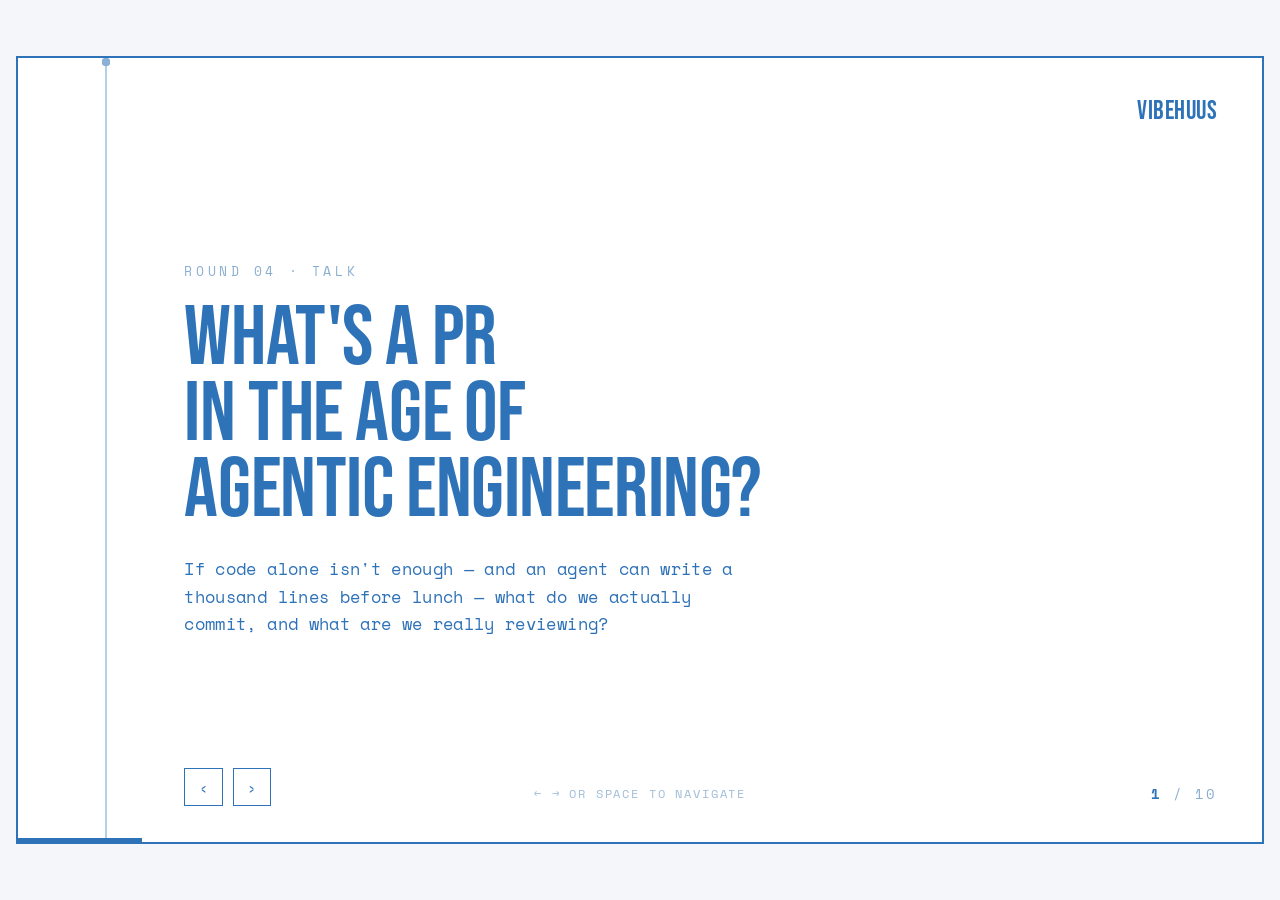
<file: presentations/whats-a-pr.html>
<!doctype html>
<html lang="en">
  <head>
    <meta charset="UTF-8" />
    <meta name="viewport" content="width=device-width, initial-scale=1.0" />
    <title>Vibehuus — What's a PR in the Age of Agentic Engineering?</title>
    <link rel="icon" type="image/svg+xml" href="../favicon.svg" />
    <link
      rel="stylesheet"
      href="https://fonts.googleapis.com/css2?family=Bebas+Neue&family=Space+Mono:wght@400;700&display=swap"
    />
    <style>
      * {
        margin: 0;
        padding: 0;
        box-sizing: border-box;
      }

      :root {
        --blue: #2e72b8;
        --blue-deep: #1f5a99;
        --blue-dim: #8aaed0;
        --river: #75acd2;
        --bg: #ffffff;
        --page: #f4f6f9;
      }

      html,
      body {
        height: 100%;
        background: var(--page);
      }

      body {
        font-family: "Space Mono", ui-monospace, monospace;
        color: var(--blue);
        display: flex;
        align-items: center;
        justify-content: center;
        padding: 16px;
        overflow: hidden;
      }

      /* ── DECK FRAME ── mirrors the poster: white sheet, blue rule ── */
      .deck {
        position: relative;
        width: 100%;
        max-width: min(1500px, calc((100vh - 32px) * 1900 / 1200));
        aspect-ratio: 1900 / 1200;
        background: var(--bg);
        border: 2px solid var(--blue);
        overflow: hidden;
      }

      /* Flowing river accent down the left margin — ties slides to the map */
      .river-rail {
        position: absolute;
        top: 0;
        bottom: 0;
        left: 7%;
        width: 2px;
        background: var(--river);
        opacity: 0.55;
        z-index: 1;
      }
      .river-rail .drop {
        position: absolute;
        left: -3px;
        width: 8px;
        height: 8px;
        border-radius: 50%;
        background: var(--blue);
        animation: flow 5.5s linear infinite;
      }
      .river-rail .drop:nth-child(2) {
        animation-delay: -1.8s;
      }
      .river-rail .drop:nth-child(3) {
        animation-delay: -3.6s;
      }
      @keyframes flow {
        from {
          top: -3%;
          opacity: 0;
        }
        12% {
          opacity: 0.9;
        }
        88% {
          opacity: 0.9;
        }
        to {
          top: 103%;
          opacity: 0;
        }
      }

      /* ── SLIDES ── */
      .slide {
        position: absolute;
        inset: 0;
        display: none;
        flex-direction: column;
        justify-content: center;
        padding: clamp(40px, 6vw, 110px) clamp(48px, 8vw, 150px)
          clamp(40px, 6vw, 110px) clamp(80px, 13vw, 230px);
        z-index: 2;
      }
      .slide.active {
        display: flex;
        animation: rise 0.45s ease both;
      }
      @keyframes rise {
        from {
          opacity: 0;
          transform: translateY(14px);
        }
        to {
          opacity: 1;
          transform: translateY(0);
        }
      }

      .eyebrow {
        font-size: clamp(11px, 1vw, 16px);
        letter-spacing: 0.28em;
        text-transform: uppercase;
        color: var(--blue-dim);
        margin-bottom: clamp(12px, 1.6vw, 24px);
      }

      .headline {
        font-family: "Bebas Neue", Impact, sans-serif;
        font-weight: 400;
        font-size: clamp(48px, 6.4vw, 118px);
        line-height: 0.9;
        letter-spacing: -0.005em;
      }

      h1.headline {
        font-size: clamp(46px, 6.6vw, 124px);
      }

      .question {
        font-family: "Bebas Neue", Impact, sans-serif;
        font-size: clamp(38px, 4.8vw, 92px);
        line-height: 0.96;
        letter-spacing: 0.005em;
        max-width: 20ch;
      }

      .sub {
        font-size: clamp(14px, 1.35vw, 22px);
        line-height: 1.6;
        letter-spacing: 0.02em;
        margin-top: clamp(16px, 2vw, 32px);
        max-width: 58ch;
        color: var(--blue);
      }
      .sub strong {
        color: var(--blue-deep);
      }

      /* Prompt chips — small probing follow-ups / labels */
      .prompts {
        display: flex;
        flex-wrap: wrap;
        gap: clamp(8px, 0.9vw, 14px);
        margin-top: clamp(20px, 2.6vw, 40px);
        max-width: 62ch;
      }
      .prompts span {
        font-size: clamp(11px, 1.05vw, 16px);
        letter-spacing: 0.04em;
        padding: clamp(6px, 0.7vw, 10px) clamp(11px, 1.1vw, 18px);
        border: 1.5px solid var(--blue);
        color: var(--blue);
        background: var(--bg);
        white-space: nowrap;
      }

      /* File-tree "view" of an ideal spec-driven PR */
      .tree {
        margin-top: clamp(14px, 1.8vw, 26px);
        border: 1.5px solid var(--blue);
        background: var(--bg);
        max-width: 68ch;
      }
      .tree-bar {
        background: var(--blue);
        color: var(--bg);
        font-size: clamp(9px, 0.85vw, 13px);
        letter-spacing: 0.14em;
        text-transform: uppercase;
        padding: clamp(6px, 0.7vw, 10px) clamp(12px, 1.2vw, 20px);
      }
      .tree pre {
        margin: 0;
        padding: clamp(12px, 1.3vw, 22px) clamp(14px, 1.5vw, 24px);
        font-family: "Space Mono", ui-monospace, monospace;
        font-size: clamp(10.5px, 1vw, 15px);
        line-height: 1.7;
        white-space: pre;
        overflow-x: auto;
      }
      .tree .a {
        color: var(--blue-dim);
      }
      .tree .r {
        color: var(--blue-deep);
        font-weight: 700;
      }

      .agenda {
        margin-top: clamp(18px, 2vw, 30px);
        list-style: none;
        max-width: 62ch;
      }
      .agenda li {
        font-size: clamp(15px, 1.5vw, 25px);
        line-height: 1.8;
        letter-spacing: 0.01em;
        display: flex;
        gap: 0.7em;
      }
      .agenda li::before {
        content: "→";
        color: var(--blue-dim);
        flex: none;
      }
      .agenda .a {
        color: var(--blue-dim);
      }

      /* ── AUDIENCE-QUESTION SLIDES ── inverted blue panel, a pause to talk ── */
      .slide.ask {
        background: var(--blue);
        color: var(--bg);
        z-index: 3;
      }
      .slide.ask .eyebrow {
        color: rgba(255, 255, 255, 0.72);
      }
      .slide.ask .question {
        color: var(--bg);
      }
      .slide.ask .sub {
        color: rgba(255, 255, 255, 0.92);
      }
      .slide.ask .prompts span {
        border-color: rgba(255, 255, 255, 0.85);
        color: var(--bg);
        background: transparent;
      }
      .ask-badge {
        display: inline-flex;
        align-items: center;
        gap: 0.5em;
        font-size: clamp(11px, 1vw, 16px);
        letter-spacing: 0.28em;
        text-transform: uppercase;
        color: rgba(255, 255, 255, 0.72);
        margin-bottom: clamp(12px, 1.6vw, 24px);
      }
      .ask-badge::before {
        content: "";
        width: clamp(8px, 0.8vw, 12px);
        height: clamp(8px, 0.8vw, 12px);
        border-radius: 50%;
        background: var(--bg);
      }

      /* ── CHROME: counter + nav + brand ── */
      .brand {
        position: absolute;
        top: clamp(22px, 3vw, 46px);
        right: clamp(28px, 3.5vw, 60px);
        font-family: "Bebas Neue", Impact, sans-serif;
        font-size: clamp(22px, 2vw, 38px);
        letter-spacing: 0.02em;
        color: var(--blue);
        z-index: 4;
      }

      .counter {
        position: absolute;
        bottom: clamp(22px, 3vw, 46px);
        right: clamp(28px, 3.5vw, 60px);
        font-size: clamp(12px, 1.1vw, 17px);
        letter-spacing: 0.14em;
        color: var(--blue-dim);
        z-index: 4;
      }
      .counter b {
        color: var(--blue);
        font-weight: 700;
      }

      .nav {
        position: absolute;
        bottom: clamp(20px, 2.8vw, 44px);
        left: clamp(80px, 13vw, 230px);
        display: flex;
        gap: 10px;
        z-index: 4;
      }
      .nav button {
        font-family: "Space Mono", monospace;
        font-size: clamp(13px, 1.2vw, 18px);
        width: clamp(34px, 3vw, 46px);
        height: clamp(34px, 3vw, 46px);
        border: 1.5px solid var(--blue);
        background: var(--bg);
        color: var(--blue);
        cursor: pointer;
        transition: background 0.15s ease, color 0.15s ease;
      }
      .nav button:hover {
        background: var(--blue);
        color: var(--bg);
      }

      .progress {
        position: absolute;
        bottom: 0;
        left: 0;
        height: 4px;
        background: var(--blue);
        transition: width 0.4s ease;
        z-index: 5;
      }

      .hint {
        position: absolute;
        bottom: clamp(24px, 3.1vw, 48px);
        left: 50%;
        transform: translateX(-50%);
        font-size: clamp(10px, 0.9vw, 13px);
        letter-spacing: 0.16em;
        text-transform: uppercase;
        color: var(--blue-dim);
        z-index: 3;
        opacity: 0.8;
      }

      @media (max-width: 720px) {
        .deck {
          aspect-ratio: auto;
          height: calc(100vh - 32px);
        }
        .slide {
          padding: 70px 28px 90px 54px;
          justify-content: center;
        }
        .river-rail {
          left: 26px;
        }
        .nav {
          left: 54px;
        }
        .prompts span {
          white-space: normal;
        }
        .hint {
          display: none;
        }
      }
    </style>
  </head>
  <body>
    <div class="deck">
      <div class="river-rail">
        <div class="drop"></div>
        <div class="drop"></div>
        <div class="drop"></div>
      </div>

      <div class="brand">Vibehuus</div>

      <!-- 1 · Title -->
      <section class="slide">
        <div class="eyebrow">Round 04 · Talk</div>
        <h1 class="headline">What's a PR<br />in the age of<br />agentic engineering?</h1>
        <p class="sub">
          If code alone isn't enough — and an agent can write a thousand lines
          before lunch — what do we actually commit, and what are we really
          reviewing?
        </p>
      </section>

      <!-- 2 · The pain -->
      <section class="slide">
        <div class="eyebrow">The thing we've all seen</div>
        <div class="headline">The PR<br />nobody can review</div>
        <p class="sub">
          A vibecoded pull request: 2,000 lines, and no one — not even the
          author — can say <em>what</em> it does or <em>why</em> it's built that
          way. Agents make code cheap, so PRs sprawl. The reviewer is left
          rubber-stamping a wall of plausible diff.
        </p>
      </section>

      <!-- 3 · AUDIENCE -->
      <section class="slide ask">
        <div class="ask-badge">Over to you</div>
        <div class="question">Ever hit "approve" without really following it?</div>
        <p class="sub">
          Be honest. A wall of AI-generated changes, a deadline, and no thread to
          pull. What did you actually check — and what did you just trust?
        </p>
      </section>

      <!-- 4 · The reframe -->
      <section class="slide">
        <div class="eyebrow">The shift</div>
        <div class="headline">The diff is no longer<br />the valuable part</div>
        <p class="sub">
          When code is cheap to generate and cheap to regenerate, the diff stops
          being the artifact worth guarding. What's scarce now is
          <strong>intent</strong> — what we meant, why it's shaped this way, and
          the proof it holds together. A PR has to carry <em>that</em>, not just
          the code.
        </p>
      </section>

      <!-- 5 · What's in the PR -->
      <section class="slide">
        <div class="eyebrow">The answer</div>
        <div class="headline">So what do<br />we commit?</div>
        <p class="sub">
          The PR ships the <strong>requirements that justify the code</strong>:
          the spec (what &amp; why), the plan (architecture), the task list (how it
          was broken down) — and the code that satisfies them. Its purpose flips
          from "read this diff" to
          <strong>"prove the code meets a contract you can read first."</strong>
        </p>
      </section>

      <!-- 6 · The view: ideal PR structure -->
      <section class="slide">
        <div class="eyebrow">The view · anatomy of the PR</div>
        <div class="tree">
          <div class="tree-bar">PR #128 · passwordless login</div>
          <pre>specs/042-passwordless-login/
├─ <span class="r">spec.md</span>          <span class="a">what &amp; why — the contract</span>
├─ <span class="r">plan.md</span>          <span class="a">architecture &amp; approach</span>
├─ <span class="r">tasks.md</span>         <span class="a">ordered task breakdown</span>
└─ <span class="r">contracts/</span>
   └─ <span class="r">auth-api.md</span>   <span class="a">interfaces the code must honour</span>

src/auth/
├─ login.ts          <span class="a">code — the artifact</span>
└─ session.ts

tests/auth/
└─ login.test.ts     <span class="a">proves the contract holds</span></pre>
        </div>
        <p class="sub">
          The requirements artifacts live <em>beside</em> the code, in the same
          PR — there to support it, not in a wiki nobody opens.
        </p>
      </section>

      <!-- 7 · How it's reviewed -->
      <section class="slide">
        <div class="eyebrow">Who reviews it, and how</div>
        <div class="headline">Read top-down,<br />not diff-first</div>
        <ul class="agenda">
          <li><span><strong>spec.md</strong> — is this the right thing? <span class="a">(product / domain owner)</span></span></li>
          <li><span><strong>plan.md</strong> — is it built the right way? <span class="a">(tech lead / architect)</span></span></li>
          <li><span><strong>tasks.md</strong> — is it complete, nothing skipped? <span class="a">(reviewer)</span></span></li>
          <li><span><strong>the diff</strong> — does the code match the contract? <span class="a">(reviewer + tests)</span></span></li>
        </ul>
      </section>

      <!-- 8 · AUDIENCE -->
      <section class="slide ask">
        <div class="ask-badge">Over to you</div>
        <div class="question">Would this have saved your worst review — or just slowed it down?</div>
        <p class="sub">
          Picture your last messy PR shipped with a spec, a plan, and a task list
          beside the code. Genuinely better — or ceremony you'd skip?
        </p>
      </section>

      <!-- 9 · Closing -->
      <section class="slide">
        <div class="eyebrow">Where this leaves us</div>
        <div class="headline">The PR becomes<br />the contract</div>
        <p class="sub">
          Not a diff to rubber-stamp, but a small, reviewable case that the right
          thing was built the right way. The code is the artifact; the spec,
          plan, and tasks are the argument. That's what we commit now.
        </p>
      </section>

      <!-- 10 · The day, full circle -->
      <section class="slide">
        <div class="eyebrow">The day, full circle</div>
        <div class="headline">Where we<br />landed</div>
        <ul class="agenda">
          <li><span>We shared <strong>where we each are</strong> with AI coding.</span></li>
          <li><span>Found the <strong>tools already in the chat</strong> and the CLI.</span></li>
          <li><span>Saw the <strong>frameworks make intent explicit</strong> — spec before code.</span></li>
          <li><span>And so the <strong>pull request becomes the contract</strong>.</span></li>
        </ul>
        <p class="sub">
          From "I prompt, it codes" this morning to "the PR is the argument that
          the right thing was built right." Same craft, higher ground — now let's
          put it to work in the build session.
        </p>
      </section>

      <div class="counter"><b id="cur">1</b> / <span id="total">10</span></div>
      <div class="nav">
        <button id="prev" aria-label="Previous slide">‹</button>
        <button id="next" aria-label="Next slide">›</button>
      </div>
      <div class="hint">← → or space to navigate</div>
      <div class="progress" id="progress"></div>
    </div>

    <script>
      (() => {
        const slides = [...document.querySelectorAll(".slide")];
        const curEl = document.getElementById("cur");
        const totalEl = document.getElementById("total");
        const progress = document.getElementById("progress");
        let i = 0;
        totalEl.textContent = slides.length;

        const show = (n) => {
          i = Math.max(0, Math.min(slides.length - 1, n));
          slides.forEach((s, k) => s.classList.toggle("active", k === i));
          curEl.textContent = i + 1;
          progress.style.width = ((i + 1) / slides.length) * 100 + "%";
        };

        document.getElementById("next").onclick = () => show(i + 1);
        document.getElementById("prev").onclick = () => show(i - 1);
        addEventListener("keydown", (e) => {
          if (["ArrowRight", "ArrowDown", " ", "PageDown"].includes(e.key)) {
            e.preventDefault();
            show(i + 1);
          } else if (["ArrowLeft", "ArrowUp", "PageUp"].includes(e.key)) {
            e.preventDefault();
            show(i - 1);
          } else if (e.key === "Home") show(0);
          else if (e.key === "End") show(slides.length - 1);
        });
        document.querySelector(".deck").addEventListener("click", (e) => {
          if (e.target.closest(".nav") || e.target.closest("a")) return;
          const r = e.currentTarget.getBoundingClientRect();
          show(e.clientX - r.left < r.width / 2 ? i - 1 : i + 1);
        });

        show(0);
      })();
    </script>
  </body>
</html>
</file>
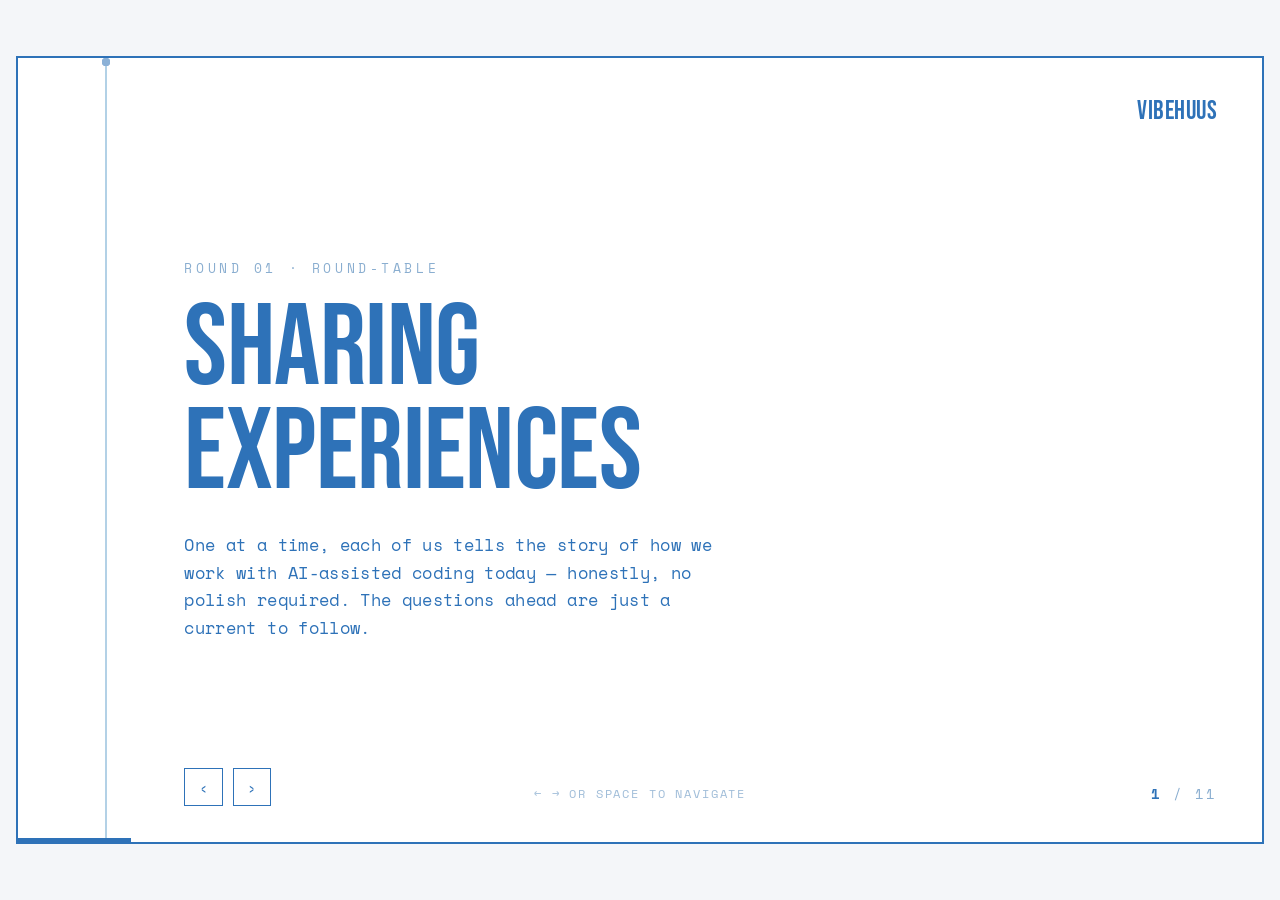
<file: 20260605/presentations/sharing-experiences.html>
<!doctype html>
<html lang="en">
  <head>
    <meta charset="UTF-8" />
    <meta name="viewport" content="width=device-width, initial-scale=1.0" />
    <title>Vibehuus — Sharing Experiences</title>
    <link rel="icon" type="image/svg+xml" href="../favicon.svg" />
    <link
      rel="stylesheet"
      href="https://fonts.googleapis.com/css2?family=Bebas+Neue&family=Space+Mono:wght@400;700&display=swap"
    />
    <style>
      * {
        margin: 0;
        padding: 0;
        box-sizing: border-box;
      }

      :root {
        --blue: #2e72b8;
        --blue-deep: #1f5a99;
        --blue-dim: #8aaed0;
        --river: #75acd2;
        --bg: #ffffff;
        --page: #f4f6f9;
      }

      html,
      body {
        height: 100%;
        background: var(--page);
      }

      body {
        font-family: "Space Mono", ui-monospace, monospace;
        color: var(--blue);
        display: flex;
        align-items: center;
        justify-content: center;
        padding: 16px;
        overflow: hidden;
      }

      /* ── DECK FRAME ── mirrors the poster: white sheet, blue rule ── */
      .deck {
        position: relative;
        width: 100%;
        max-width: min(1500px, calc((100vh - 32px) * 1900 / 1200));
        aspect-ratio: 1900 / 1200;
        background: var(--bg);
        border: 2px solid var(--blue);
        overflow: hidden;
      }

      /* Flowing river accent down the left margin — ties slides to the map */
      .river-rail {
        position: absolute;
        top: 0;
        bottom: 0;
        left: 7%;
        width: 2px;
        background: var(--river);
        opacity: 0.55;
        z-index: 1;
      }
      .river-rail .drop {
        position: absolute;
        left: -3px;
        width: 8px;
        height: 8px;
        border-radius: 50%;
        background: var(--blue);
        animation: flow 5.5s linear infinite;
      }
      .river-rail .drop:nth-child(2) {
        animation-delay: -1.8s;
      }
      .river-rail .drop:nth-child(3) {
        animation-delay: -3.6s;
      }
      @keyframes flow {
        from {
          top: -3%;
          opacity: 0;
        }
        12% {
          opacity: 0.9;
        }
        88% {
          opacity: 0.9;
        }
        to {
          top: 103%;
          opacity: 0;
        }
      }

      /* ── SLIDES ── */
      .slide {
        position: absolute;
        inset: 0;
        display: none;
        flex-direction: column;
        justify-content: center;
        padding: clamp(40px, 6vw, 110px) clamp(48px, 8vw, 150px)
          clamp(40px, 6vw, 110px) clamp(80px, 13vw, 230px);
        z-index: 2;
      }
      .slide.active {
        display: flex;
        animation: rise 0.45s ease both;
      }
      @keyframes rise {
        from {
          opacity: 0;
          transform: translateY(14px);
        }
        to {
          opacity: 1;
          transform: translateY(0);
        }
      }

      .eyebrow {
        font-size: clamp(11px, 1vw, 16px);
        letter-spacing: 0.28em;
        text-transform: uppercase;
        color: var(--blue-dim);
        margin-bottom: clamp(12px, 1.6vw, 24px);
      }

      .q-number {
        font-family: "Bebas Neue", Impact, sans-serif;
        font-size: clamp(34px, 4vw, 64px);
        line-height: 0.9;
        color: var(--blue-dim);
        margin-bottom: clamp(6px, 0.8vw, 14px);
      }

      .headline {
        font-family: "Bebas Neue", Impact, sans-serif;
        font-weight: 400;
        font-size: clamp(48px, 6.4vw, 118px);
        line-height: 0.9;
        letter-spacing: -0.005em;
      }

      h1.headline {
        font-size: clamp(64px, 9vw, 168px);
      }

      .question {
        font-family: "Bebas Neue", Impact, sans-serif;
        font-size: clamp(38px, 4.8vw, 92px);
        line-height: 0.96;
        letter-spacing: 0.005em;
        max-width: 20ch;
      }

      .sub {
        font-size: clamp(14px, 1.35vw, 22px);
        line-height: 1.6;
        letter-spacing: 0.02em;
        margin-top: clamp(16px, 2vw, 32px);
        max-width: 56ch;
        color: var(--blue);
      }

      /* Prompt chips — the smaller probing follow-ups under each question */
      .prompts {
        display: flex;
        flex-wrap: wrap;
        gap: clamp(8px, 0.9vw, 14px);
        margin-top: clamp(20px, 2.6vw, 40px);
        max-width: 60ch;
      }
      .prompts span {
        font-size: clamp(11px, 1.05vw, 16px);
        letter-spacing: 0.04em;
        padding: clamp(6px, 0.7vw, 10px) clamp(11px, 1.1vw, 18px);
        border: 1.5px solid var(--blue);
        color: var(--blue);
        background: var(--bg);
        white-space: nowrap;
      }

      .agenda {
        margin-top: clamp(18px, 2vw, 30px);
        list-style: none;
        counter-reset: q;
      }
      .agenda li {
        font-size: clamp(15px, 1.5vw, 25px);
        line-height: 1.9;
        letter-spacing: 0.01em;
        counter-increment: q;
      }
      .agenda li::before {
        content: counter(q, decimal-leading-zero);
        font-weight: 700;
        color: var(--blue-dim);
        margin-right: 0.8em;
      }

      /* ── CHROME: counter + nav + brand ── */
      .brand {
        position: absolute;
        top: clamp(22px, 3vw, 46px);
        right: clamp(28px, 3.5vw, 60px);
        font-family: "Bebas Neue", Impact, sans-serif;
        font-size: clamp(22px, 2vw, 38px);
        letter-spacing: 0.02em;
        color: var(--blue);
        z-index: 4;
      }

      .counter {
        position: absolute;
        bottom: clamp(22px, 3vw, 46px);
        right: clamp(28px, 3.5vw, 60px);
        font-size: clamp(12px, 1.1vw, 17px);
        letter-spacing: 0.14em;
        color: var(--blue-dim);
        z-index: 4;
      }
      .counter b {
        color: var(--blue);
        font-weight: 700;
      }

      .nav {
        position: absolute;
        bottom: clamp(20px, 2.8vw, 44px);
        left: clamp(80px, 13vw, 230px);
        display: flex;
        gap: 10px;
        z-index: 4;
      }
      .nav button {
        font-family: "Space Mono", monospace;
        font-size: clamp(13px, 1.2vw, 18px);
        width: clamp(34px, 3vw, 46px);
        height: clamp(34px, 3vw, 46px);
        border: 1.5px solid var(--blue);
        background: var(--bg);
        color: var(--blue);
        cursor: pointer;
        transition: background 0.15s ease, color 0.15s ease;
      }
      .nav button:hover {
        background: var(--blue);
        color: var(--bg);
      }

      .progress {
        position: absolute;
        bottom: 0;
        left: 0;
        height: 4px;
        background: var(--blue);
        transition: width 0.4s ease;
        z-index: 4;
      }

      .hint {
        position: absolute;
        bottom: clamp(24px, 3.1vw, 48px);
        left: 50%;
        transform: translateX(-50%);
        font-size: clamp(10px, 0.9vw, 13px);
        letter-spacing: 0.16em;
        text-transform: uppercase;
        color: var(--blue-dim);
        z-index: 3;
        opacity: 0.8;
      }

      @media (max-width: 720px) {
        .deck {
          aspect-ratio: auto;
          height: calc(100vh - 32px);
        }
        .slide {
          padding: 70px 28px 90px 54px;
          justify-content: center;
        }
        .river-rail {
          left: 26px;
        }
        .nav {
          left: 54px;
        }
        .prompts span {
          white-space: normal;
        }
        .hint {
          display: none;
        }
      }
    </style>
  </head>
  <body>
    <div class="deck">
      <div class="river-rail">
        <div class="drop"></div>
        <div class="drop"></div>
        <div class="drop"></div>
      </div>

      <div class="brand">Vibehuus</div>

      <!-- 1 · Title -->
      <section class="slide">
        <div class="eyebrow">Round 01 · Round-table</div>
        <h1 class="headline">Sharing<br />experiences</h1>
        <p class="sub">
          One at a time, each of us tells the story of how we work with
          AI-assisted coding today — honestly, no polish required. The questions
          ahead are just a current to follow.
        </p>
      </section>

      <!-- 2 · How it works -->
      <section class="slide">
        <div class="eyebrow">How this round flows</div>
        <div class="headline">A few minutes each</div>
        <ul class="agenda">
          <li>We go around the room — everyone speaks.</li>
          <li>Answer the questions that resonate; skip the rest.</li>
          <li>No right answers. Beginners and power-users both welcome.</li>
          <li>Listen for echoes — where do our stories overlap?</li>
        </ul>
      </section>

      <!-- 3 · Q1 experience -->
      <section class="slide">
        <div class="q-number">01</div>
        <div class="question">How long have you been coding with AI?</div>
        <div class="prompts">
          <span>Days, months, years?</span>
          <span>How did you start?</span>
          <span>What hooked you — or didn't?</span>
        </div>
      </section>

      <!-- 4 · Q2 tooling -->
      <section class="slide">
        <div class="q-number">02</div>
        <div class="question">What are you using?</div>
        <p class="sub">
          The actual kit — which model, which surface. No wrong answers; we're
          mapping the room.
        </p>
        <div class="prompts">
          <span>Claude</span>
          <span>OpenAI Codex</span>
          <span>Copilot / Cursor</span>
          <span>Something else?</span>
          <span>Desktop / web</span>
          <span>CLI / terminal</span>
          <span>IDE plugin</span>
        </div>
      </section>

      <!-- 5 · Q3 agentic -->
      <section class="slide">
        <div class="q-number">03</div>
        <div class="question">How close are you to "agentic" coding?</div>
        <p class="sub">
          From autocomplete, to chatting with a model, to handing an agent a
          task and letting it run — where do you sit on that spectrum?
        </p>
        <div class="prompts">
          <span>Autocomplete</span>
          <span>Chat / pair</span>
          <span>Agent on a leash</span>
          <span>Agent off the leash</span>
        </div>
      </section>

      <!-- 6 · Q4 frequency -->
      <section class="slide">
        <div class="q-number">04</div>
        <div class="question">How often do you reach for it?</div>
        <div class="prompts">
          <span>Every day, all day?</span>
          <span>For specific tasks?</span>
          <span>Only when stuck?</span>
        </div>
      </section>

      <!-- 7 · Q5 issues -->
      <section class="slide">
        <div class="q-number">05</div>
        <div class="question">What's tripped you up?</div>
        <p class="sub">
          The friction, the frustrations, the moments you nearly closed the
          laptop.
        </p>
        <div class="prompts">
          <span>Hallucinated APIs</span>
          <span>Lost context</span>
          <span>Reviewing AI code</span>
          <span>Trust &amp; correctness</span>
          <span>Tooling &amp; setup</span>
        </div>
      </section>

      <!-- 8 · Q6 solved -->
      <section class="slide">
        <div class="q-number">06</div>
        <div class="question">Which of those have you solved?</div>
        <div class="prompts">
          <span>What actually worked?</span>
          <span>A habit, a tool, a prompt?</span>
          <span>What's still unsolved?</span>
        </div>
      </section>

      <!-- 9 · Q7 improvements -->
      <section class="slide">
        <div class="q-number">07</div>
        <div class="question">Where is your own practice heading?</div>
        <p class="sub">
          The improvements you can already feel coming — in how you work, what
          you trust the machine with, what you want to get better at next.
        </p>
      </section>

      <!-- 10 · Q8 team alignment -->
      <section class="slide">
        <div class="q-number">08</div>
        <div class="question">Solo craft, or shared with your team?</div>
        <p class="sub">
          Is this something you each figure out alone — or does your team have
          shared conventions, tooling, and alignment around how to use it?
        </p>
        <div class="prompts">
          <span>Everyone freestyles</span>
          <span>Loose conventions</span>
          <span>Shared tooling &amp; rules</span>
          <span>Still figuring it out</span>
        </div>
      </section>

      <!-- 11 · Closing -->
      <section class="slide">
        <div class="eyebrow">And now — let's listen</div>
        <div class="headline">Your turn,<br />the floor is open</div>
        <p class="sub">
          Keep these in mind as the others speak. The overlaps we find here set
          up everything that follows today.
        </p>
      </section>

      <div class="counter"><b id="cur">1</b> / <span id="total">10</span></div>
      <div class="nav">
        <button id="prev" aria-label="Previous slide">‹</button>
        <button id="next" aria-label="Next slide">›</button>
      </div>
      <div class="hint">← → or space to navigate</div>
      <div class="progress" id="progress"></div>
    </div>

    <script>
      (() => {
        const slides = [...document.querySelectorAll(".slide")];
        const curEl = document.getElementById("cur");
        const totalEl = document.getElementById("total");
        const progress = document.getElementById("progress");
        let i = 0;
        totalEl.textContent = slides.length;

        const show = (n) => {
          i = Math.max(0, Math.min(slides.length - 1, n));
          slides.forEach((s, k) => s.classList.toggle("active", k === i));
          curEl.textContent = i + 1;
          progress.style.width = ((i + 1) / slides.length) * 100 + "%";
        };

        document.getElementById("next").onclick = () => show(i + 1);
        document.getElementById("prev").onclick = () => show(i - 1);
        addEventListener("keydown", (e) => {
          if (["ArrowRight", "ArrowDown", " ", "PageDown"].includes(e.key)) {
            e.preventDefault();
            show(i + 1);
          } else if (
            ["ArrowLeft", "ArrowUp", "PageUp"].includes(e.key)
          ) {
            e.preventDefault();
            show(i - 1);
          } else if (e.key === "Home") show(0);
          else if (e.key === "End") show(slides.length - 1);
        });
        // Tap right/left half of the deck to advance on touch devices
        document.querySelector(".deck").addEventListener("click", (e) => {
          if (e.target.closest(".nav") || e.target.closest("a")) return;
          const r = e.currentTarget.getBoundingClientRect();
          show(e.clientX - r.left < r.width / 2 ? i - 1 : i + 1);
        });

        show(0);
      })();
    </script>
  </body>
</html>
</file>
<file: styles.css>
@import url("https://fonts.googleapis.com/css2?family=Bebas+Neue&family=Space+Mono:wght@400;700&display=swap");

* {
  margin: 0;
  padding: 0;
  box-sizing: border-box;
}

:root {
  --blue: #2e72b8;
  --blue-deep: #1f5a99;
  --blue-dim: #8aaed0;
  --bg: #ffffff;
  --page: #f4f6f9;
}

html {
  background: var(--page);
}

body {
  background: var(--page);
  font-family: "Space Mono", ui-monospace, monospace;
  color: var(--blue);
  /* `100vh` on iOS Safari is taller than the actually-visible area
     (it includes the URL-bar height), so the body can naturally exceed
     the viewport and the page scrolls. Switching to `100dvh` here would
     pin the body to the visible area and combined with the mobile flex
     layout would prevent scrolling entirely. */
  min-height: 100vh;
  padding: 16px;
  display: flex;
  flex-direction: column;
  align-items: center;
  justify-content: center;
}

/* ── POSTER ── */
.poster {
  width: 100%;
  max-width: min(1500px, calc((100vh - 80px) * 1900 / 1200));
  aspect-ratio: 1900 / 1200;
  background: var(--bg);
  border: 2px solid var(--blue);
  position: relative;
  overflow: hidden;
}

canvas#scene {
  position: absolute;
  inset: 0;
  width: 100%;
  height: 100%;
  z-index: 1;
}

/* ── TITLE ──
   Centered horizontally on the poster: `left: 50%` + translateX(-50%)
   anchors the block's center to the poster's center. Both .title and
   .subtitle are `text-align: center` so they share the same axis. */
.title-block {
  position: absolute;
  top: 4.5%;
  left: 50%;
  transform: translateX(-50%);
  text-align: center;
  z-index: 5;
  /* Without an explicit width, an absolute element with `left: 50%` only
     gets the right-half of the poster as its shrink-to-fit budget — on
     narrow viewports that forces the subtitle to wrap mid-line. Sizing
     to max-content lets the block span as wide as its longest line; the
     max-width keeps it from poking past the poster edge. */
  width: max-content;
  max-width: calc(100% - 16px);
}

.title {
  font-family: "Bebas Neue", Impact, sans-serif;
  font-weight: 400;
  font-size: clamp(56px, 7vw, 110px);
  letter-spacing: -0.005em;
  line-height: 0.88;
}

.subtitle {
  font-family: "Space Mono", monospace;
  font-weight: 400;
  font-size: clamp(11px, 1.05vw, 16px);
  letter-spacing: 0.2em;
  text-transform: uppercase;
  margin-top: clamp(6px, 0.8vw, 12px);
  color: var(--blue);
}

/* White halo around all foreground text so it stays readable when the
   river passes underneath. Same colour as the page so it's invisible
   on white but knocks back the river beneath the glyphs. */
.title,
.subtitle,
.label,
.guide-tag,
.signature,
.pos-chip {
  paint-order: stroke fill;
}
.title,
.subtitle,
.label,
.guide-tag,
.signature {
  text-shadow:
    2px 0 0 var(--bg),
    -2px 0 0 var(--bg),
    0 2px 0 var(--bg),
    0 -2px 0 var(--bg),
    1.5px 1.5px 0 var(--bg),
    -1.5px -1.5px 0 var(--bg),
    1.5px -1.5px 0 var(--bg),
    -1.5px 1.5px 0 var(--bg);
}

/* ── MARKERS ── */
.marker {
  position: absolute;
  transform: translate(-50%, -50%);
  z-index: 10;
}

.marker[data-id] {
  touch-action: none;
  user-select: none;
  /* Positioned by scene.js from RIVER_POINTS at startup; hidden until
     then so they don't flash at (0,0) before JS runs. */
  visibility: hidden;
}

/* ── VIEW / EDIT MODE TOGGLE ──
   Default = clean view: hide the structural guide markers and the
   debug position chips. Labelled markers keep their dots — they're
   the anchor visuals for each stop along the river. Set
   `data-mode="edit"` on <body> to bring guides + chips back. */
.marker.guide,
.pos-chip {
  display: none;
}
body[data-mode="edit"] .marker.guide,
body[data-mode="edit"] .pos-chip {
  display: block;
}
.marker[data-id] .dot {
  cursor: grab;
}
.marker[data-id].dragging .dot {
  cursor: grabbing;
}

.dot {
  width: clamp(14px, 1.2vw, 20px);
  height: clamp(14px, 1.2vw, 20px);
  background: var(--bg);
  border: 2.5px solid var(--blue);
  border-radius: 50%;
}

/* Talk markers — smaller solid-blue dots (diameter = inner white area of a regular dot) */
.marker.talk .dot {
  width: clamp(9px, calc(1.2vw - 5px), 15px);
  height: clamp(9px, calc(1.2vw - 5px), 15px);
  background: var(--blue);
  border: none;
}

/* Guide handles — non-marker control points (entry, internal guides, exit) */
.marker.guide .dot {
  width: 12px;
  height: 12px;
  border: 1.5px dashed var(--blue-dim);
  background: var(--bg);
}
.marker.guide .pos-chip {
  background: var(--blue-dim);
  color: var(--bg);
}
.guide-tag {
  position: absolute;
  top: calc(100% + 4px);
  left: 50%;
  transform: translateX(-50%);
  font-family: "Space Mono", monospace;
  font-size: 9px;
  color: var(--blue-dim);
  text-transform: uppercase;
  letter-spacing: 0.1em;
  white-space: nowrap;
  pointer-events: none;
}

/* Position chip — sits above each draggable dot */
.pos-chip {
  position: absolute;
  bottom: calc(100% + 5px);
  left: 50%;
  transform: translateX(-50%);
  font-family: "Space Mono", monospace;
  font-size: 10px;
  font-weight: 700;
  color: #fff;
  background: var(--blue);
  padding: 2px 6px;
  white-space: nowrap;
  pointer-events: none;
  z-index: 20;
  letter-spacing: 0.04em;
}
.marker.dragging .pos-chip {
  background: var(--blue-deep);
}

.label {
  position: absolute;
  top: 50%;
  transform: translateY(-50%);
  font-family: "Space Mono", monospace;
  font-weight: 400;
  color: var(--blue);
  font-size: clamp(11px, 1.05vw, 15px);
  line-height: 1.55;
  letter-spacing: 0.02em;
  white-space: nowrap;
}

.label.right {
  left: calc(clamp(14px, 1.2vw, 20px) + 14px);
}
.label.left {
  right: calc(clamp(14px, 1.2vw, 20px) + 14px);
  text-align: right;
}

.label.strong {
  font-weight: 700;
  text-transform: uppercase;
  letter-spacing: 0.14em;
}

/* Date + time labels: 50% bigger than other labels */
.marker[data-id="date"] .label,
.marker[data-id="haus"] .label,
.marker[data-id="talks"] .label,
.marker[data-id="vibehaton"] .label,
.marker[data-id="apero"] .label {
  font-size: clamp(16px, 1.575vw, 22px);
  letter-spacing: 0.08em;
  word-spacing: -0.05em;
}

/* Haus label: dot sits at the label's lower-left corner so the
   multi-line address rises ABOVE the river. The 100% + 3px offsets
   place the label just past the dot's top-right edge, giving a small
   breathing gap between dot and text. */
.marker[data-id="haus"] .label.right {
  top: auto;
  bottom: calc(100% + 8px);
  transform: none;
  left: 100%;
  padding: 0;
  line-height: 1.1;
}

.marker[data-id="haus"] .label .city {
  font-size: 0.7em;
}

/* ── SIGN-UP — collapsible vertical stack, contiguous frame ── */
.signup {
  position: absolute;
  bottom: 5%;
  left: 50%;
  transform: translateX(-50%);
  display: flex;
  flex-direction: column;
  width: clamp(176px, 17.6vw, 256px);
  border: 1.5px solid var(--blue);
  background: var(--bg);
  z-index: 15;
}

.signup-fields {
  display: flex;
  flex-direction: column;
  max-height: 0;
  overflow: hidden;
  transition: max-height 280ms ease;
}
.signup[data-state="expanded"] .signup-fields {
  max-height: 200px;
}

.signup input,
.signup button {
  font-family: "Space Mono", monospace;
  font-size: clamp(10px, 0.85vw, 13px);
  padding: 9px 14px;
  line-height: 1.2;
  border: none;
  border-radius: 0;
  width: 100%;
  box-sizing: border-box;
  display: block;
}

.signup-fields input {
  background: var(--bg);
  color: var(--blue);
  border-bottom: 1.5px solid var(--blue);
  outline: none;
  text-align: left;
  letter-spacing: 0.04em;
}
.signup-fields input::placeholder {
  color: var(--blue);
  opacity: 0.5;
}
.signup-fields input:focus {
  background: rgba(46, 114, 184, 0.06);
}

.signup-honeypot {
  display: none !important;
}

.signup button {
  background: var(--blue);
  color: var(--bg);
  font-weight: 700;
  text-transform: uppercase;
  letter-spacing: 0.18em;
  cursor: pointer;
  transition: background 0.15s ease, opacity 0.2s ease;
}
.signup button:hover {
  background: var(--blue-deep);
}

/* Greyed-out submit while expanded fields are incomplete/invalid */
.signup[data-state="expanded"][data-valid="false"] button {
  opacity: 0.4;
  cursor: not-allowed;
}
.signup[data-state="expanded"][data-valid="false"] button:hover {
  background: var(--blue);
}

/* Terminal post-submit: button stays "Thanks!" but inert */
.signup[data-state="submitted"] button {
  cursor: default;
  opacity: 0.75;
}
.signup[data-state="submitted"] button:hover {
  background: var(--blue);
}

.signup-label {
  display: none;
}
.signup[data-state="collapsed"] .signup-label[data-for="collapsed"],
.signup[data-state="expanded"] .signup-label[data-for="expanded"],
.signup[data-state="submitted"] .signup-label[data-for="submitted"] {
  display: inline-block;
}

.signup-sublabel {
  display: block;
  margin-top: 4px;
  font-size: clamp(9px, 0.75vw, 12px);
  font-weight: 400;
  letter-spacing: 0.06em;
  text-transform: none;
  opacity: 0.85;
}

/* ── SIGNATURE — cartographer's credit, upper-right of the poster.
   Seats roughly level with the subtitle so the title-block and the
   cartouche share a horizontal "header line". Sits over the side-strip
   rules, so it carries a small white plate (with a hairline frame) to
   punch through the bars cleanly — reads like a printed cartouche. ── */
.cartouche {
  position: absolute;
  top: 5.5%;
  right: 3.5%;
  z-index: 12;
  display: flex;
  flex-direction: column;
  align-items: flex-end;
  gap: 8px;
}

.signature {
  font-family: "Space Mono", monospace;
  font-size: clamp(11px, 0.95vw, 15px);
  letter-spacing: 0.18em;
  color: var(--blue);
  text-align: right;
  white-space: nowrap;
  background: var(--bg);
  border: 1px solid var(--blue);
  padding: 8px 12px 9px;
}

/* Agenda link — a small cartouche card sat under the hosts credit */
.agenda-card {
  display: flex;
  flex-direction: column;
  align-items: flex-end;
  text-align: right;
  text-decoration: none;
  background: var(--bg);
  border: 1px solid var(--blue);
  padding: 8px 12px 9px;
  white-space: nowrap;
  transition: background 0.15s ease, color 0.15s ease;
}
.agenda-card .agenda-card-label {
  font-family: "Space Mono", monospace;
  font-size: clamp(8px, 0.665vw, 10.5px);
  letter-spacing: 0.24em;
  text-transform: uppercase;
  color: var(--blue-dim);
  margin-bottom: 3px;
  transition: color 0.15s ease;
}
.agenda-card .agenda-card-title {
  font-family: "Space Mono", monospace;
  font-weight: 700;
  font-size: clamp(11px, 0.95vw, 15px);
  letter-spacing: 0.14em;
  text-transform: uppercase;
  color: var(--blue);
  transition: color 0.15s ease;
}
.agenda-card:hover {
  background: var(--blue);
}
.agenda-card:hover .agenda-card-label,
.agenda-card:hover .agenda-card-title {
  color: var(--bg);
}

.signature-label {
  font-size: 0.7em;
  letter-spacing: 0.24em;
  text-transform: uppercase;
  color: var(--blue-dim);
  margin-bottom: 4px;
}

.signature a {
  color: var(--blue);
  text-decoration: none;
  border-bottom: 1px solid var(--blue);
  transition: color 0.15s ease, border-color 0.15s ease;
}

.signature a:hover {
  border-bottom-color: var(--blue);
  opacity: 0.65;
}

/* ── MOBILE ── */
@media (max-width: 720px) {
  body {
    padding: 12px;
    justify-content: flex-start;
  }
  .poster {
    aspect-ratio: auto;
    max-width: 100%;
    flex: 1 1 0;
    min-height: 0;
  }
  /* Mobile: drop the cartouche frame and re-lay the signature as a flat
     centered credit line directly under the subtitle. Reads as part of
     the title-block rather than a separate floating element. */
  .cartouche {
    top: calc(6% + 115px);
    left: 50%;
    right: auto;
    transform: translateX(-50%);
    align-items: center;
    gap: 14px;
  }
  .signature {
    text-align: center;
    background: none;
    border: none;
    padding: 0;
    font-size: 11px;
    letter-spacing: 0.14em;
  }
  .signature-label {
    margin-bottom: 3px;
  }
  /* Agenda link mirrors the signature: drop the frame, become a flat
     centered credit-style link under the hosts. */
  .agenda-card {
    align-items: center;
    text-align: center;
    background: none;
    border: none;
    padding: 0;
  }
  .agenda-card .agenda-card-label {
    font-size: 8px;
    margin-bottom: 3px;
  }
  .agenda-card .agenda-card-title {
    font-size: 11px;
    letter-spacing: 0.14em;
    border-bottom: 1px solid var(--blue);
  }
  .agenda-card:hover {
    background: none;
  }
  .agenda-card:hover .agenda-card-label {
    color: var(--blue-dim);
  }
  .agenda-card:hover .agenda-card-title {
    color: var(--blue);
  }
  .title-block {
    top: 6%;
  }
  .title {
    font-size: 72px;
  }
  .subtitle {
    font-size: 13px;
  }
  .label {
    font-size: 12px;
    /* Allow long labels (e.g. "Entreprise grade vibecoding frameworks")
       to wrap on mobile. `width: max-content` keeps the absolute label
       from collapsing to min-content (longest single word) — the label
       takes its natural one-line width up to `max-width`, then wraps. */
    white-space: normal;
    width: max-content;
    line-height: 1.3;
  }
  .label.right {
    max-width: 60vw;
  }
  .label.left {
    max-width: 55vw;
  }
  /* Strong/big labels — sized to read as section headers on mobile.
     These stay one line (short text), so disable the wrap rules. */
  .marker[data-id="date"] .label,
  .marker[data-id="haus"] .label,
  .marker[data-id="talks"] .label,
  .marker[data-id="vibehaton"] .label,
  .marker[data-id="apero"] .label {
    font-size: 16px;
    letter-spacing: 0.06em;
    white-space: nowrap;
    width: auto;
    max-width: none;
  }
  /* Sign-up: hero-sized CTA. */
  .signup {
    width: 280px;
  }
  .signup input,
  .signup button {
    font-size: 16px;
    padding: 14px 18px;
    letter-spacing: 0.16em;
  }
}
</file>
<file: confirm.css>
@import url("https://fonts.googleapis.com/css2?family=Bebas+Neue&family=Space+Mono:wght@400;700&display=swap");

* {
  margin: 0;
  padding: 0;
  box-sizing: border-box;
}

:root {
  --blue: #2e72b8;
  --blue-deep: #1f5a99;
  --blue-dim: #8aaed0;
  --bg: #ffffff;
  --page: #f4f6f9;
}

body {
  background: var(--page);
  font-family: "Space Mono", ui-monospace, monospace;
  color: var(--blue);
  min-height: 100vh;
  display: flex;
  align-items: center;
  justify-content: center;
  padding: 24px;
}

.card {
  background: var(--bg);
  border: 2px solid var(--blue);
  max-width: 520px;
  width: 100%;
  padding: 56px 32px 48px;
  text-align: center;
}

.title {
  font-family: "Bebas Neue", Impact, sans-serif;
  font-size: clamp(64px, 10vw, 110px);
  line-height: 0.88;
  letter-spacing: -0.005em;
}

.subtitle {
  margin-top: 14px;
  font-size: 12px;
  letter-spacing: 0.2em;
  text-transform: uppercase;
}

.status {
  margin-top: 40px;
  font-size: 14px;
  letter-spacing: 0.04em;
  line-height: 1.6;
}

.stamp {
  margin-top: 12px;
  font-size: 10px;
  letter-spacing: 0.1em;
  color: var(--blue-dim);
  word-break: break-all;
}

.meta {
  margin-top: 36px;
  font-size: 11px;
  letter-spacing: 0.18em;
  text-transform: uppercase;
  color: var(--blue-dim);
}

.meta a {
  color: var(--blue-dim);
  text-decoration: none;
  border-bottom: 1px dotted var(--blue-dim);
}
</file>
